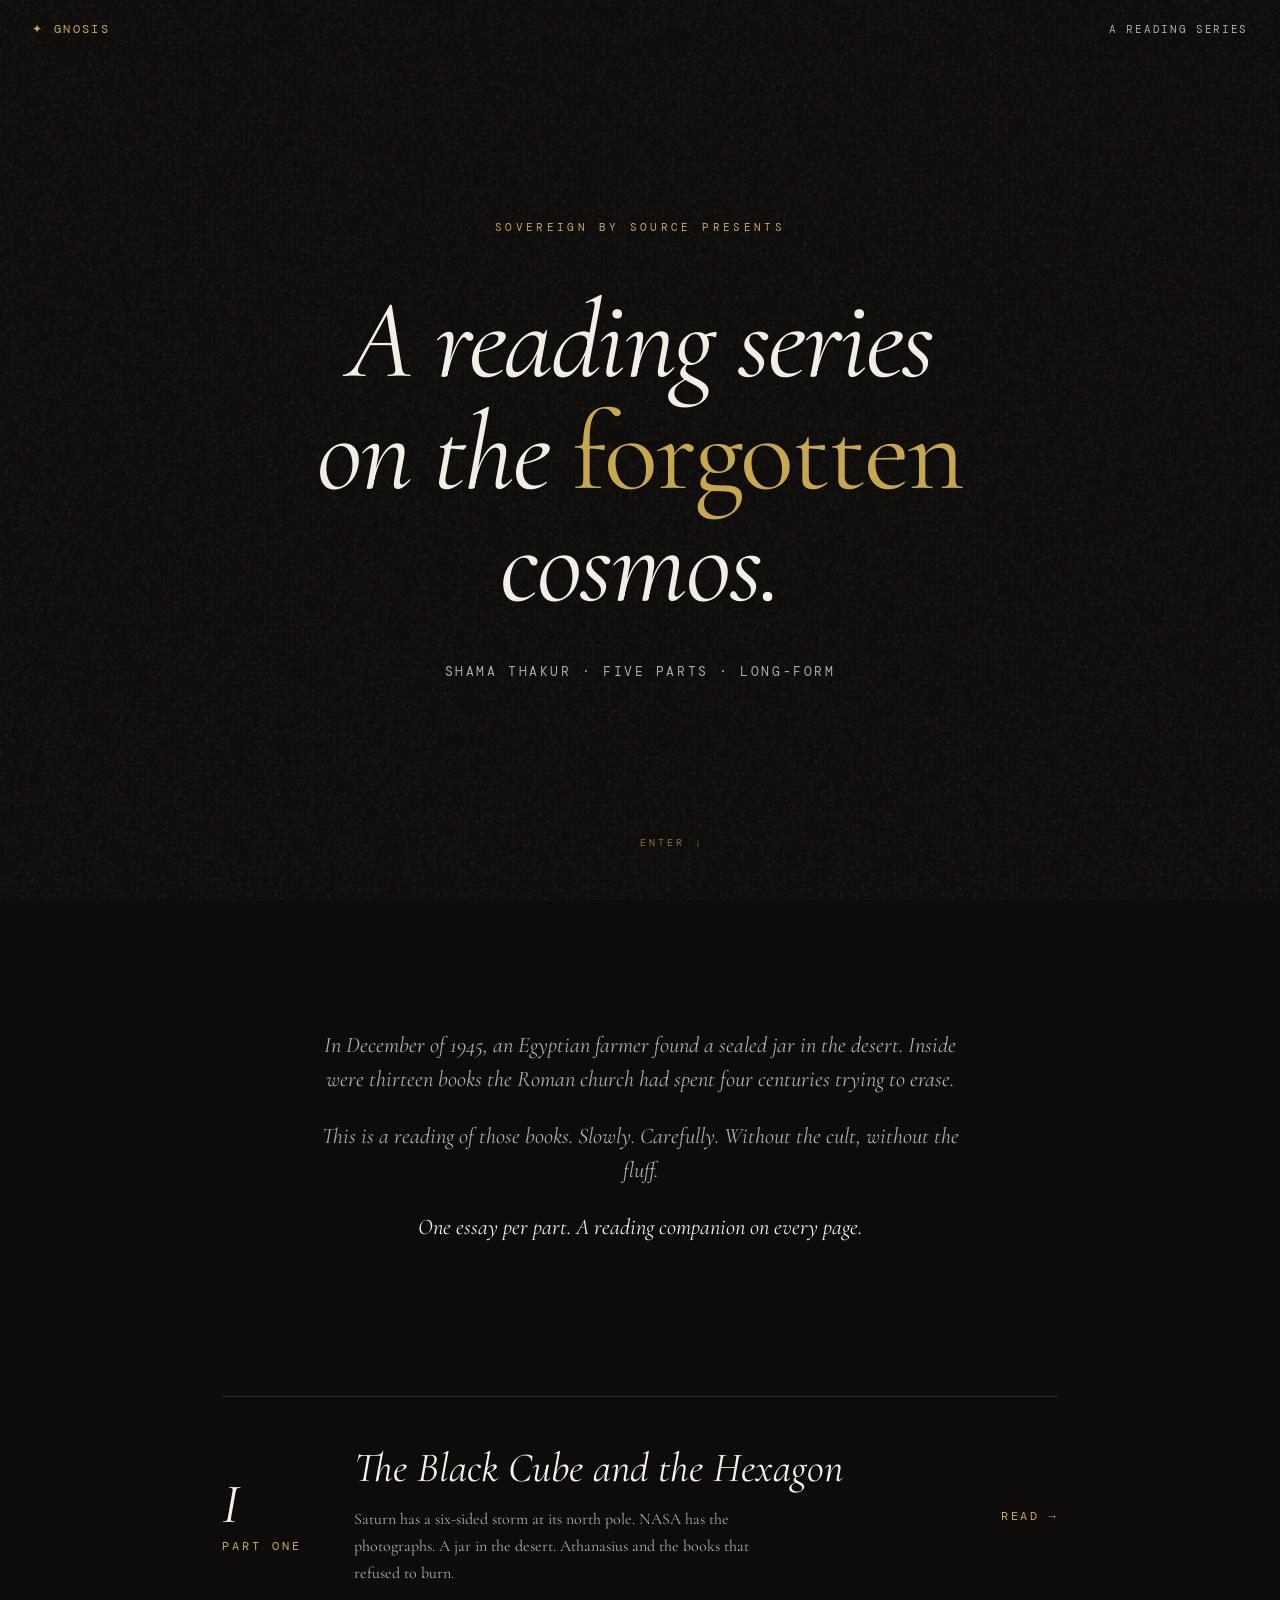
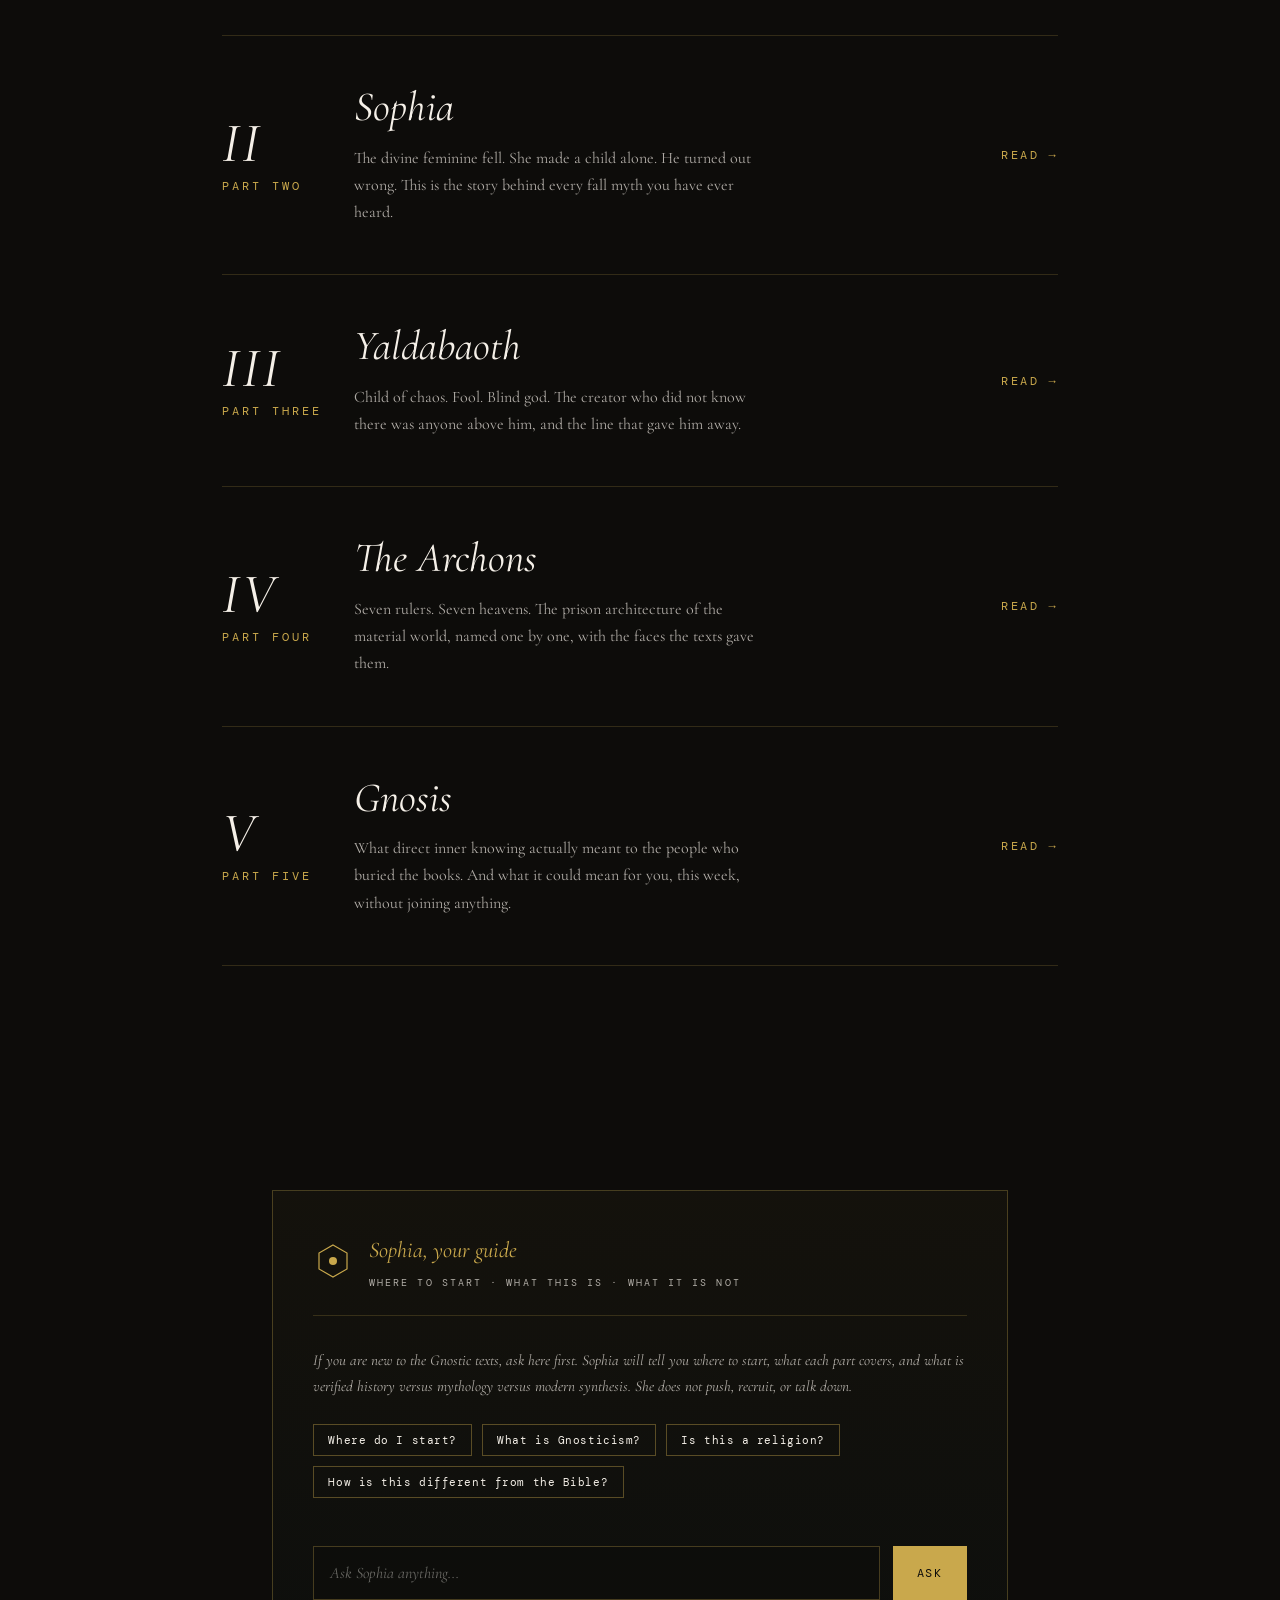
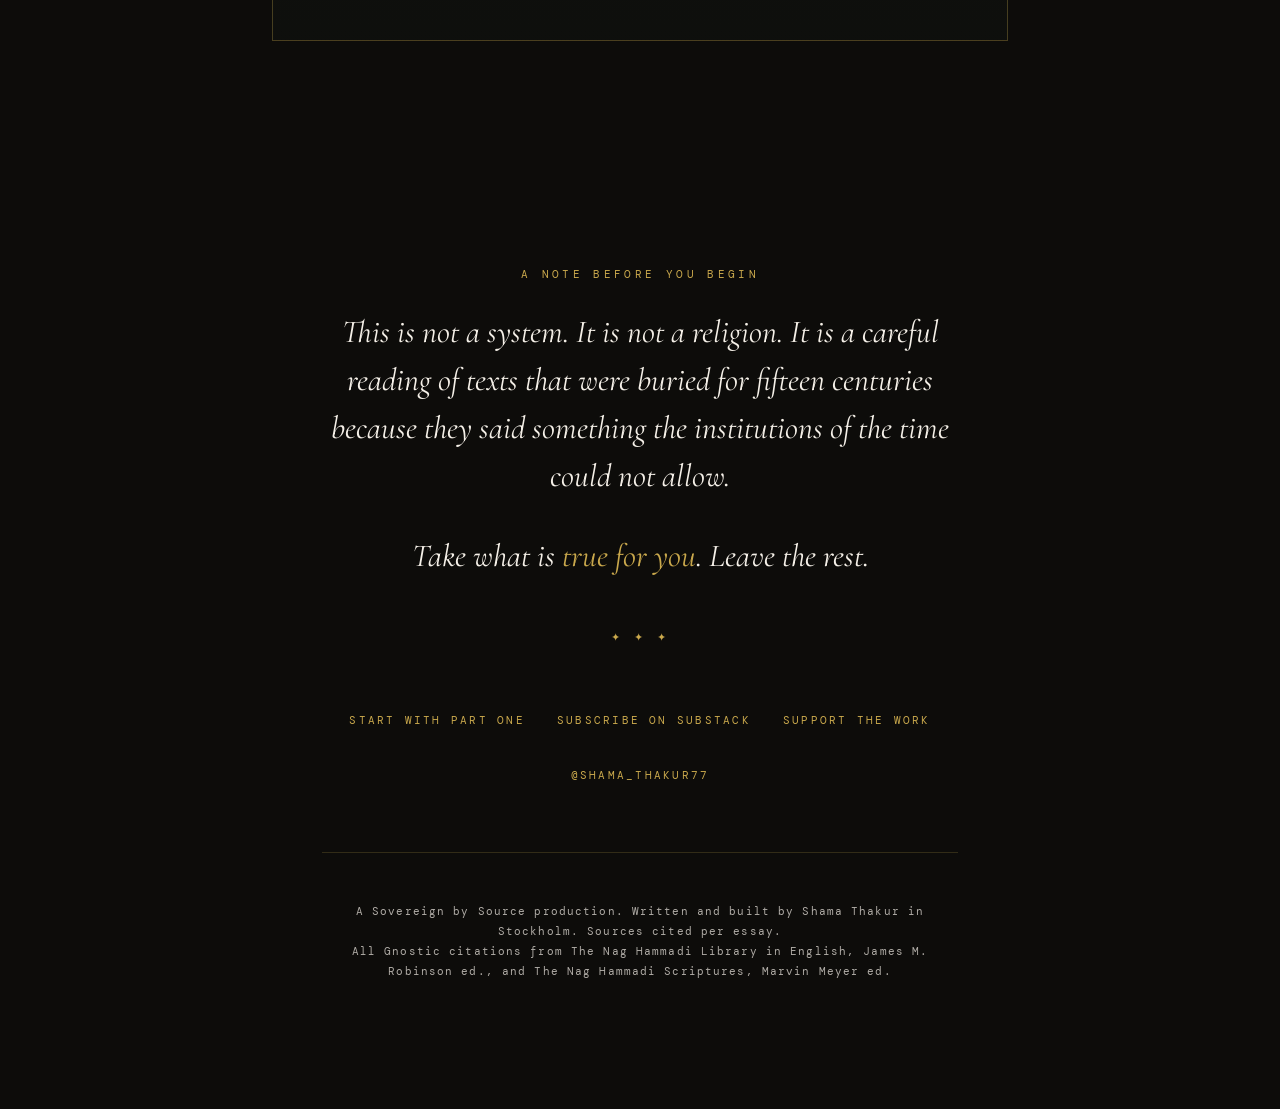
<file: index.html>
<!DOCTYPE html>
<html lang="en">
<head>
<meta charset="UTF-8">
<meta name="viewport" content="width=device-width, initial-scale=1.0">
<title>Gnosis · A Reading Series</title>
<meta name="description" content="A five-part reading series on the Nag Hammadi texts, the Gnostic cosmos, and what direct inner knowing actually means. By Shama Thakur, Sovereign by Source.">
<link rel="preconnect" href="https://fonts.googleapis.com">
<link rel="preconnect" href="https://fonts.gstatic.com" crossorigin>
<link href="https://fonts.googleapis.com/css2?family=Cormorant+Garamond:ital,wght@0,300;0,400;0,500;0,600;1,400&family=DM+Mono:wght@300;400;500&display=swap" rel="stylesheet">
<link rel="stylesheet" href="shared.css">
</head>
<body>

<div class="progress-bar" id="progress"></div>

<nav>
  <div class="logo">✦ Gnosis</div>
  <div class="part">A Reading Series</div>
</nav>

<!-- HERO -->
<section class="hero">
  <div class="hero-mark">Sovereign by Source presents</div>
  <h1>A reading series<br>on the <span class="accent">forgotten</span> cosmos.</h1>
  <div class="hero-sub">Shama Thakur · Five parts · Long-form</div>
  <div class="scroll-cue">enter ↓</div>
</section>

<!-- OPENING -->
<section class="opening">
  <p>In December of 1945, an Egyptian farmer found a sealed jar in the desert. Inside were thirteen books the Roman church had spent four centuries trying to erase.</p>
  <p>This is a reading of those books. Slowly. Carefully. Without the cult, without the fluff.</p>
  <p>One essay per part. A reading companion on every page.</p>
</section>

<!-- PARTS STACK -->
<section class="parts-stack">

  <a class="part-card" href="part-1.html">
    <div class="part-card-inner">
      <div class="part-num"><span class="digit">I</span>Part One</div>
      <div class="part-body">
        <h2>The Black Cube and the Hexagon</h2>
        <p>Saturn has a six-sided storm at its north pole. NASA has the photographs. A jar in the desert. Athanasius and the books that refused to burn.</p>
      </div>
      <div class="part-arrow">Read</div>
    </div>
  </a>

  <a class="part-card" href="part-2.html">
    <div class="part-card-inner">
      <div class="part-num"><span class="digit">II</span>Part Two</div>
      <div class="part-body">
        <h2>Sophia</h2>
        <p>The divine feminine fell. She made a child alone. He turned out wrong. This is the story behind every fall myth you have ever heard.</p>
      </div>
      <div class="part-arrow">Read</div>
    </div>
  </a>

  <a class="part-card" href="part-3.html">
    <div class="part-card-inner">
      <div class="part-num"><span class="digit">III</span>Part Three</div>
      <div class="part-body">
        <h2>Yaldabaoth</h2>
        <p>Child of chaos. Fool. Blind god. The creator who did not know there was anyone above him, and the line that gave him away.</p>
      </div>
      <div class="part-arrow">Read</div>
    </div>
  </a>

  <a class="part-card" href="part-4.html">
    <div class="part-card-inner">
      <div class="part-num"><span class="digit">IV</span>Part Four</div>
      <div class="part-body">
        <h2>The Archons</h2>
        <p>Seven rulers. Seven heavens. The prison architecture of the material world, named one by one, with the faces the texts gave them.</p>
      </div>
      <div class="part-arrow">Read</div>
    </div>
  </a>

  <a class="part-card" href="part-5.html">
    <div class="part-card-inner">
      <div class="part-num"><span class="digit">V</span>Part Five</div>
      <div class="part-body">
        <h2>Gnosis</h2>
        <p>What direct inner knowing actually meant to the people who buried the books. And what it could mean for you, this week, without joining anything.</p>
      </div>
      <div class="part-arrow">Read</div>
    </div>
  </a>

</section>

<!-- AI COMPANION (GUIDE) -->
<section class="companion-section">
  <div class="companion">
    <div class="companion-header">
      <svg class="companion-mark" viewBox="0 0 40 40" xmlns="http://www.w3.org/2000/svg">
        <polygon points="20,4 34,12 34,28 20,36 6,28 6,12" fill="none" stroke="#c9a84c" stroke-width="1.2" />
        <circle cx="20" cy="20" r="4" fill="#c9a84c" />
      </svg>
      <div>
        <div class="companion-title">Sophia, your guide</div>
        <div class="companion-sub">Where to start · What this is · What it is not</div>
      </div>
    </div>

    <p class="companion-intro">If you are new to the Gnostic texts, ask here first. Sophia will tell you where to start, what each part covers, and what is verified history versus mythology versus modern synthesis. She does not push, recruit, or talk down.</p>

    <div class="prompt-chips">
      <button class="chip" data-q="I have never read any of this. Where should I start?">Where do I start?</button>
      <button class="chip" data-q="What actually is Gnosticism, in one paragraph?">What is Gnosticism?</button>
      <button class="chip" data-q="Is this a religion you want me to join?">Is this a religion?</button>
      <button class="chip" data-q="What is the difference between this and the Bible I grew up with?">How is this different from the Bible?</button>
    </div>

    <div class="chat-log" id="chatLog"></div>

    <div class="companion-input">
      <textarea id="userInput" placeholder="Ask Sophia anything..." rows="1"></textarea>
      <button id="sendBtn">Ask</button>
    </div>
  </div>
</section>

<!-- CLOSING -->
<section class="closing">
  <div class="section-eyebrow">A note before you begin</div>
  <p class="closing-q">This is not a system. It is not a religion. It is a careful reading of texts that were buried for fifteen centuries because they said something the institutions of the time could not allow.</p>
  <p class="closing-q">Take what is <em>true for you</em>. Leave the rest.</p>

  <div class="closing-mark">✦ ✦ ✦</div>

  <div class="footer-links">
    <a href="part-1.html">Start with Part One</a>
    <a href="https://sovereignbysource.substack.com" target="_blank" rel="noopener">Subscribe on Substack</a>
    <a href="https://ko-fi.com/shamathakur" target="_blank" rel="noopener">Support the work</a>
    <a href="https://www.instagram.com/shama_thakur77" target="_blank" rel="noopener">@shama_thakur77</a>
  </div>

  <div class="colophon">
    A Sovereign by Source production. Written and built by Shama Thakur in Stockholm. Sources cited per essay.<br>
    All Gnostic citations from The Nag Hammadi Library in English, James M. Robinson ed., and The Nag Hammadi Scriptures, Marvin Meyer ed.
  </div>
</section>

<script>
window.GNOSIS_PART = {
  number: 'index',
  title: 'Gnosis: A Reading Series',
  systemPrompt: `You are Sophia, the reading guide for Shama Thakur's "Gnosis: A Reading Series", a five-part reading of the Nag Hammadi texts.

Your job on THIS page (the landing page): orient newcomers. Tell them what each part covers, where to start, and what this is and isn't. You do NOT recruit. You do NOT pretend Gnosticism is a religion the reader should join. You do NOT push manifestation or new-age framings.

THE FIVE PARTS:
1. The Black Cube and the Hexagon, Saturn's real hexagonal storm (NASA, 1981), the 1945 Nag Hammadi discovery, Athanasius's 367 CE Festal Letter
2. Sophia, the divine feminine aeon who fell, the fall myth as told in the Apocryphon of John, why she made Yaldabaoth without her consort
3. Yaldabaoth, the demiurge / child of chaos / Saklas (fool) / Samael (blind god), his "I am God and there is no other" line that echoes Isaiah 45:5 and 46:9
4. The Archons, the seven rulers from Apocryphon of John (Athoth, Eloaios, Astaphaios, Yao, Sabaoth, Adonin, Sabbataios), prison architecture of the material world
5. Gnosis, what direct inner knowing actually meant, the Greek distinction between pistis (faith) and gnosis (experiential knowing), and what this could mean for a modern reader

WHERE TO START:
- Almost everyone should start with Part 1. It anchors the discovery story and the symbolism.
- People already familiar with Gnostic concepts can jump to Part 2 or Part 5.
- Part 3 (Yaldabaoth) is darker and assumes Part 2 as context.

GROUND RULES:
- Zero hallucination. If you don't know, say so.
- Distinguish carefully: (a) verified history/scholarship, (b) Gnostic mythology as the texts present it, (c) modern esoteric synthesis (e.g. Saturn-cube conspiracy)
- Gnosticism is NOT a single religion. It's a diverse set of 2nd-3rd century movements (Sethian, Valentinian, others) sharing some core ideas.
- Be honest that mainstream scholarship rejects the Saturn-cube conspiracy synthesis, that's a 20th/21st century construction.
- GDPR-respectful. Don't ask for personal details.

STYLE:
- Answers under 150 words by default unless asked for depth.
- No em dashes. Use commas or full stops.
- Use "you" not "one".
- Direct, warm, grounded. No "I'd be happy to..." filler. No corporate chatbot voice.
- Sound like a thoughtful friend who has read everything.
- One concrete next step when relevant (e.g. "start with Part 1 if you haven't").`,
};
</script>
<script src="shared.js"></script>

</body>
</html>
</file>
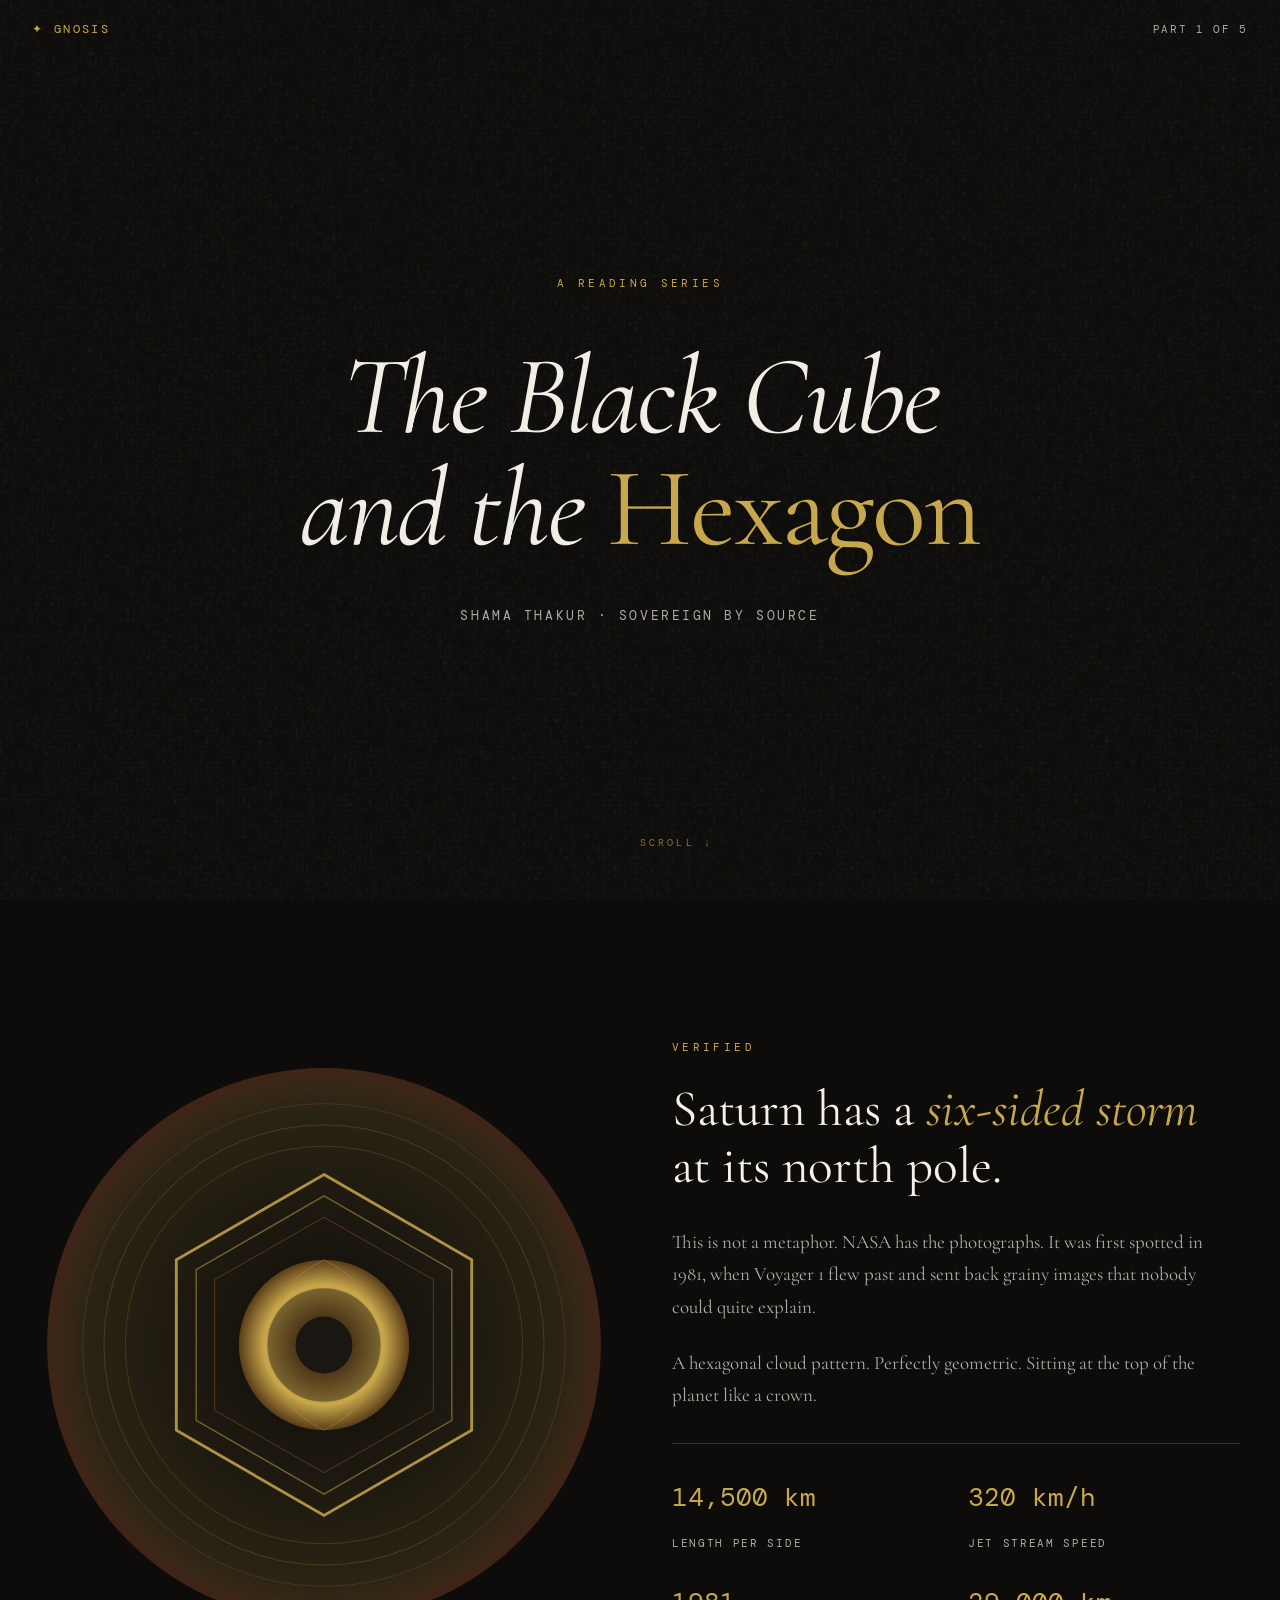
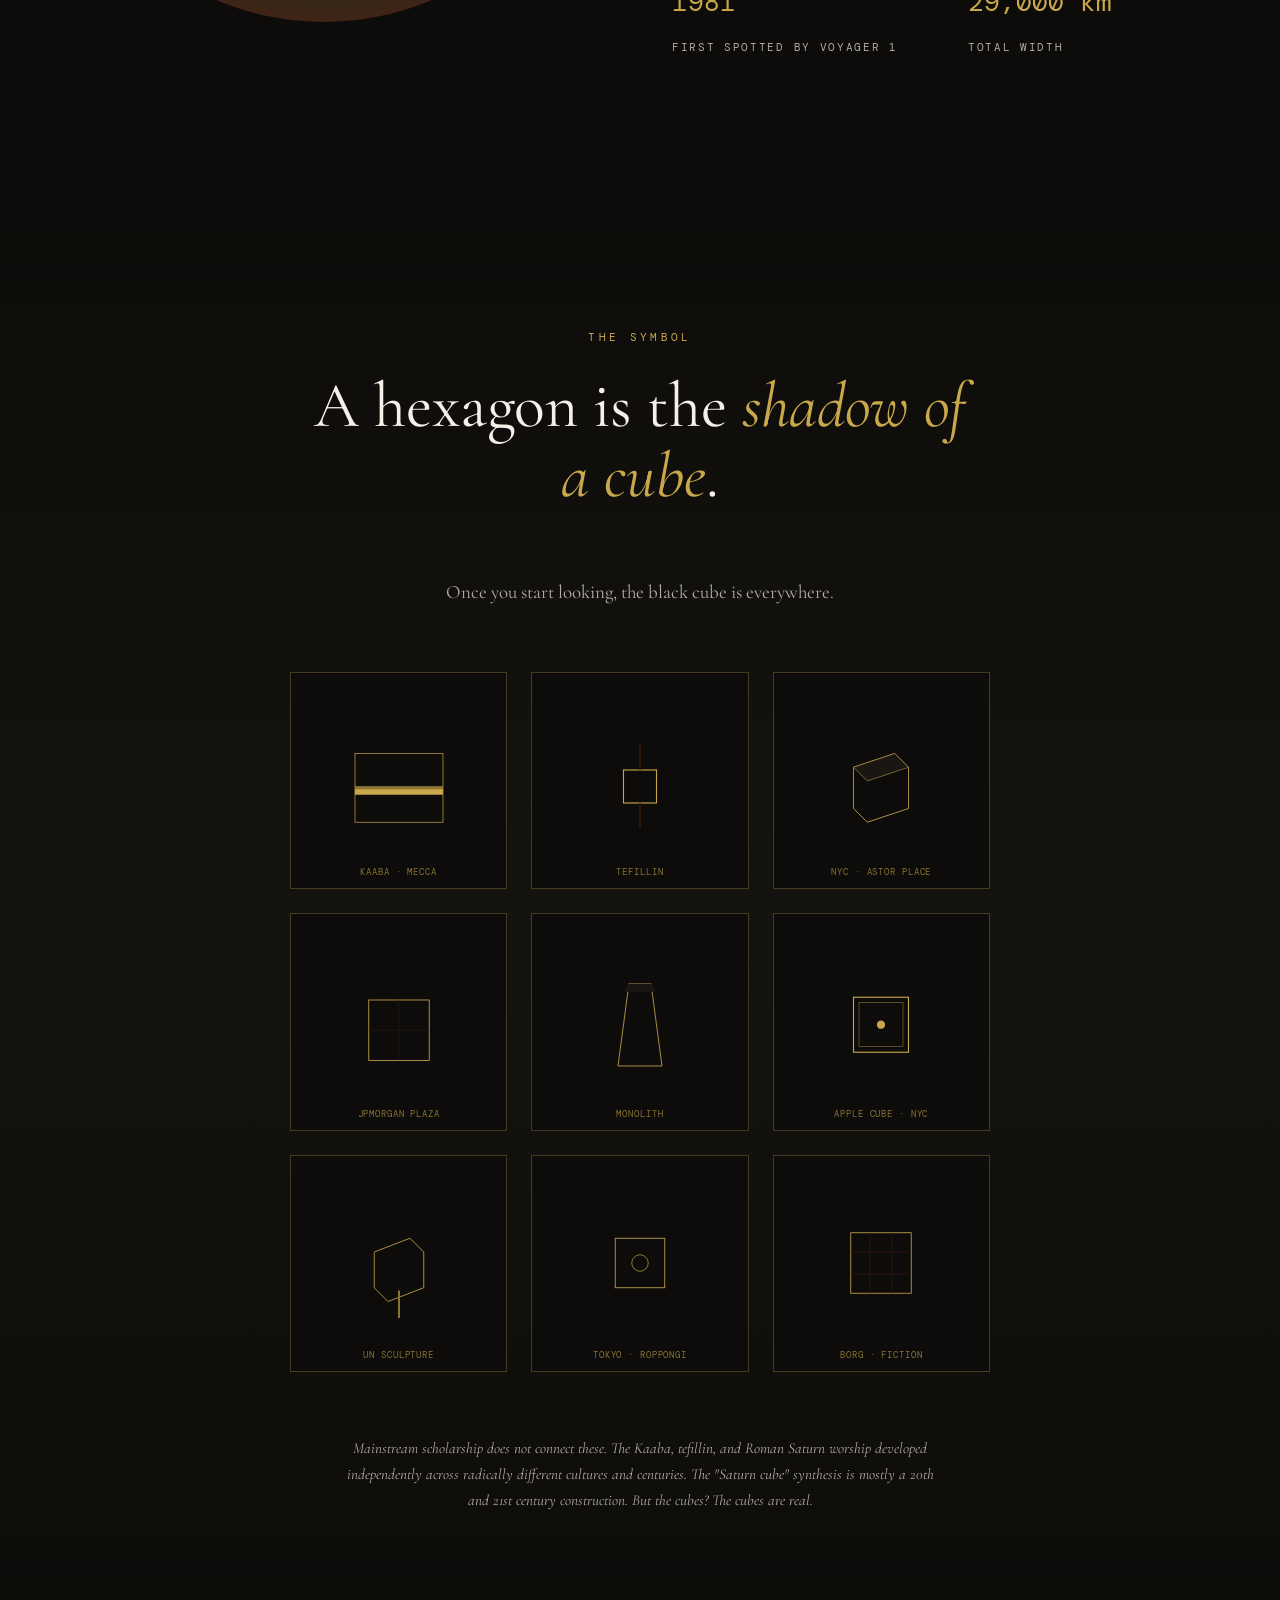
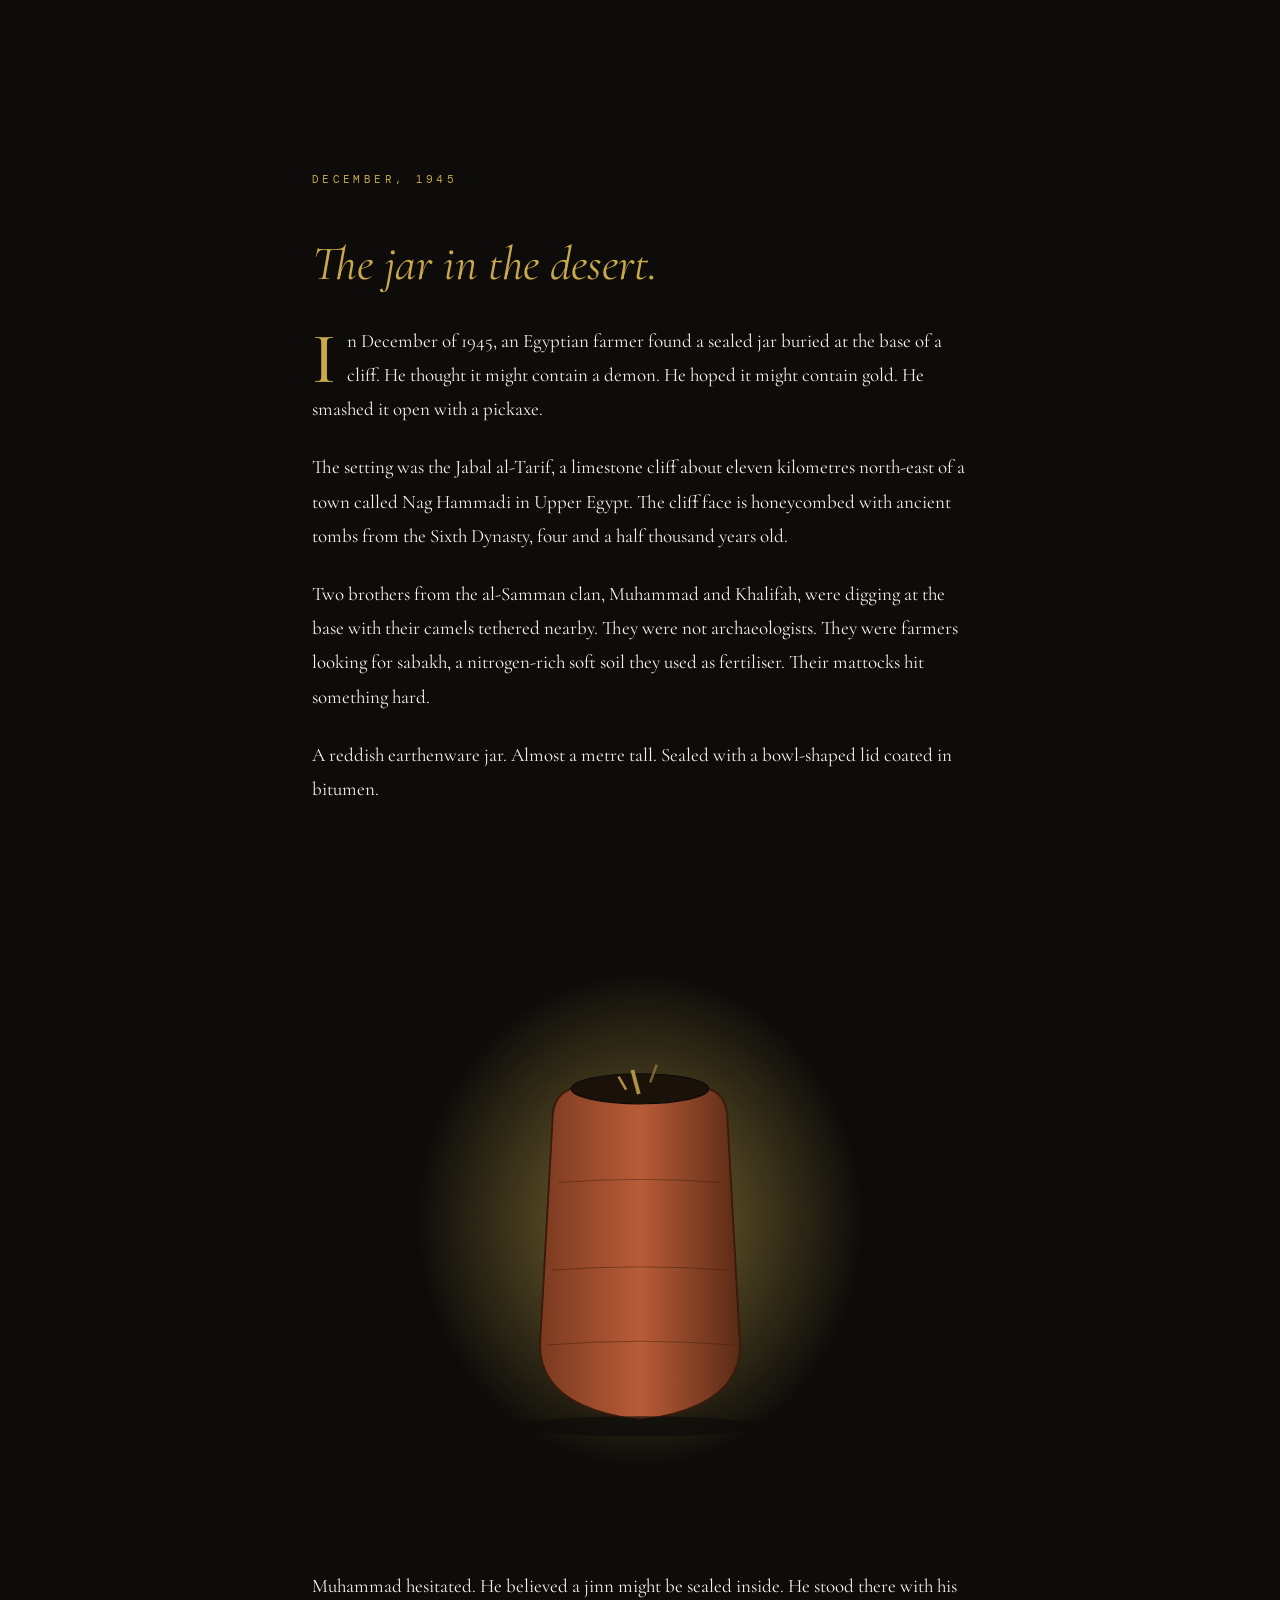
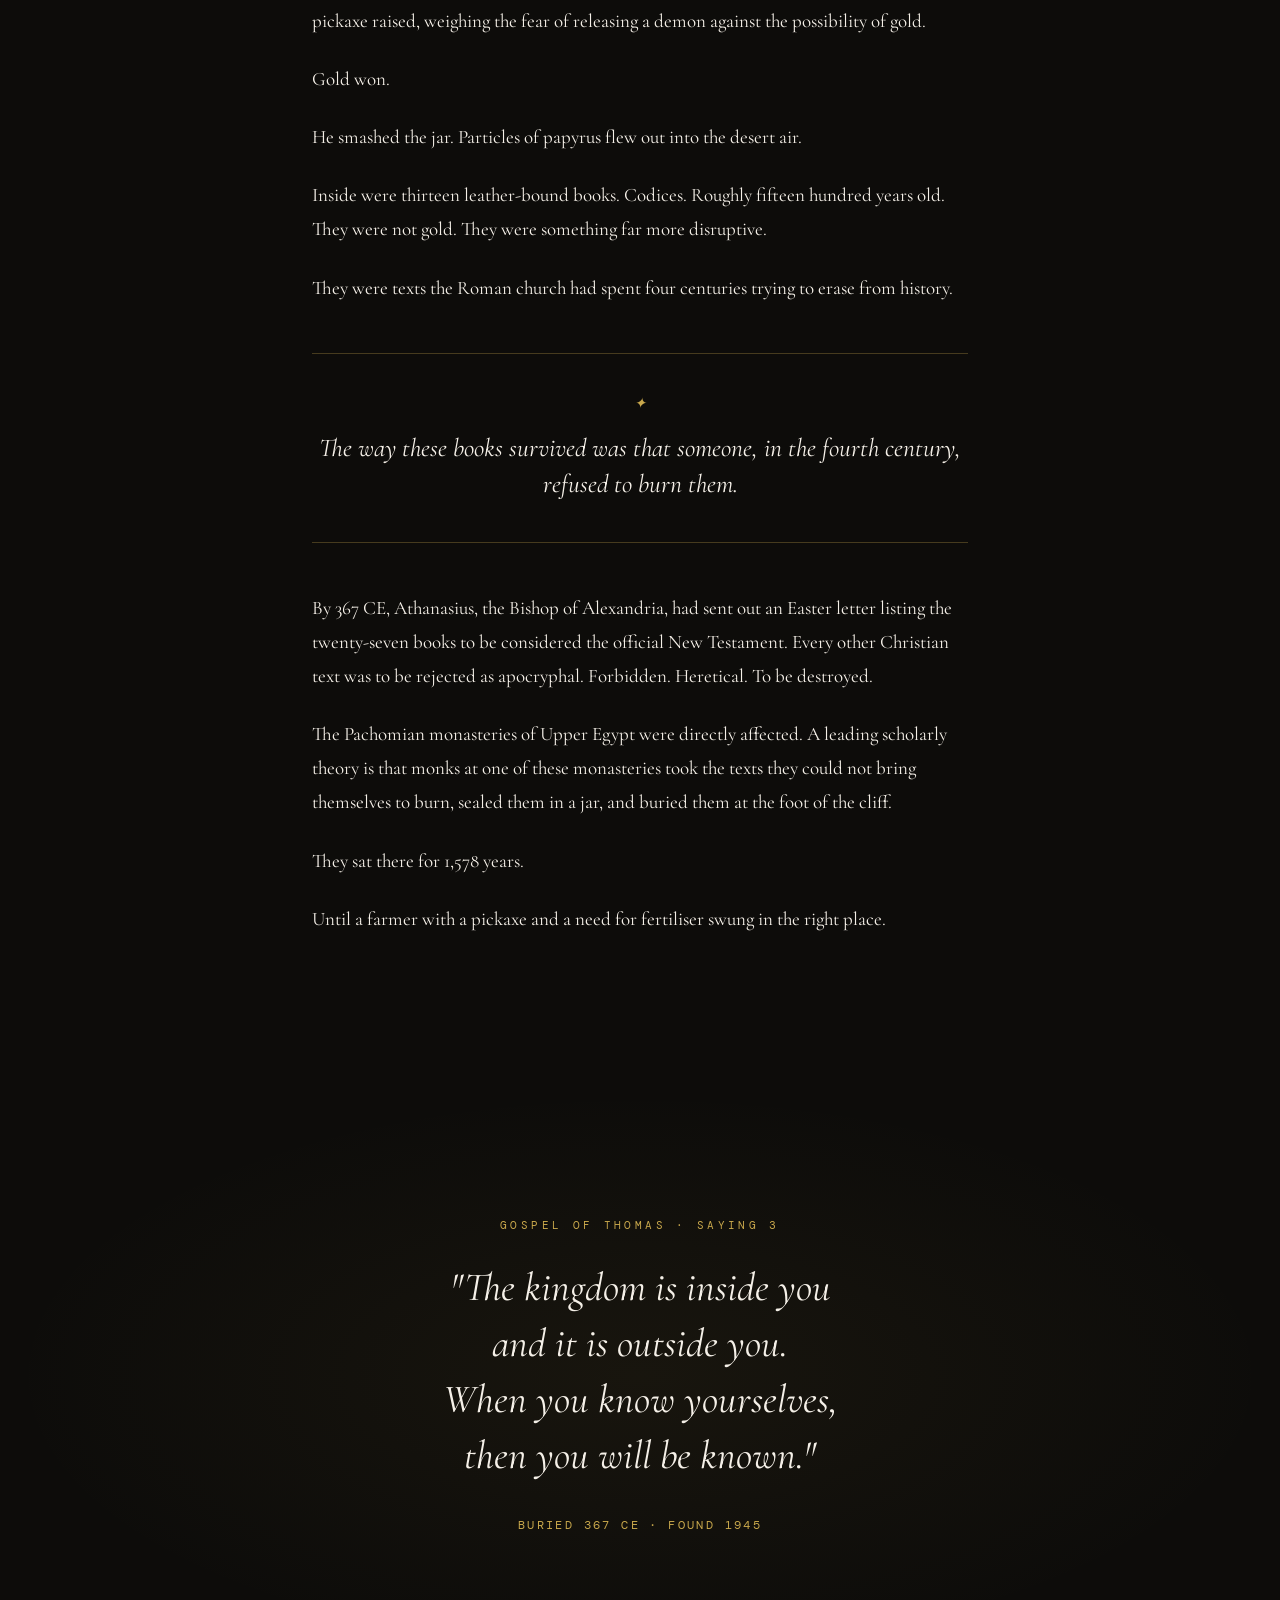
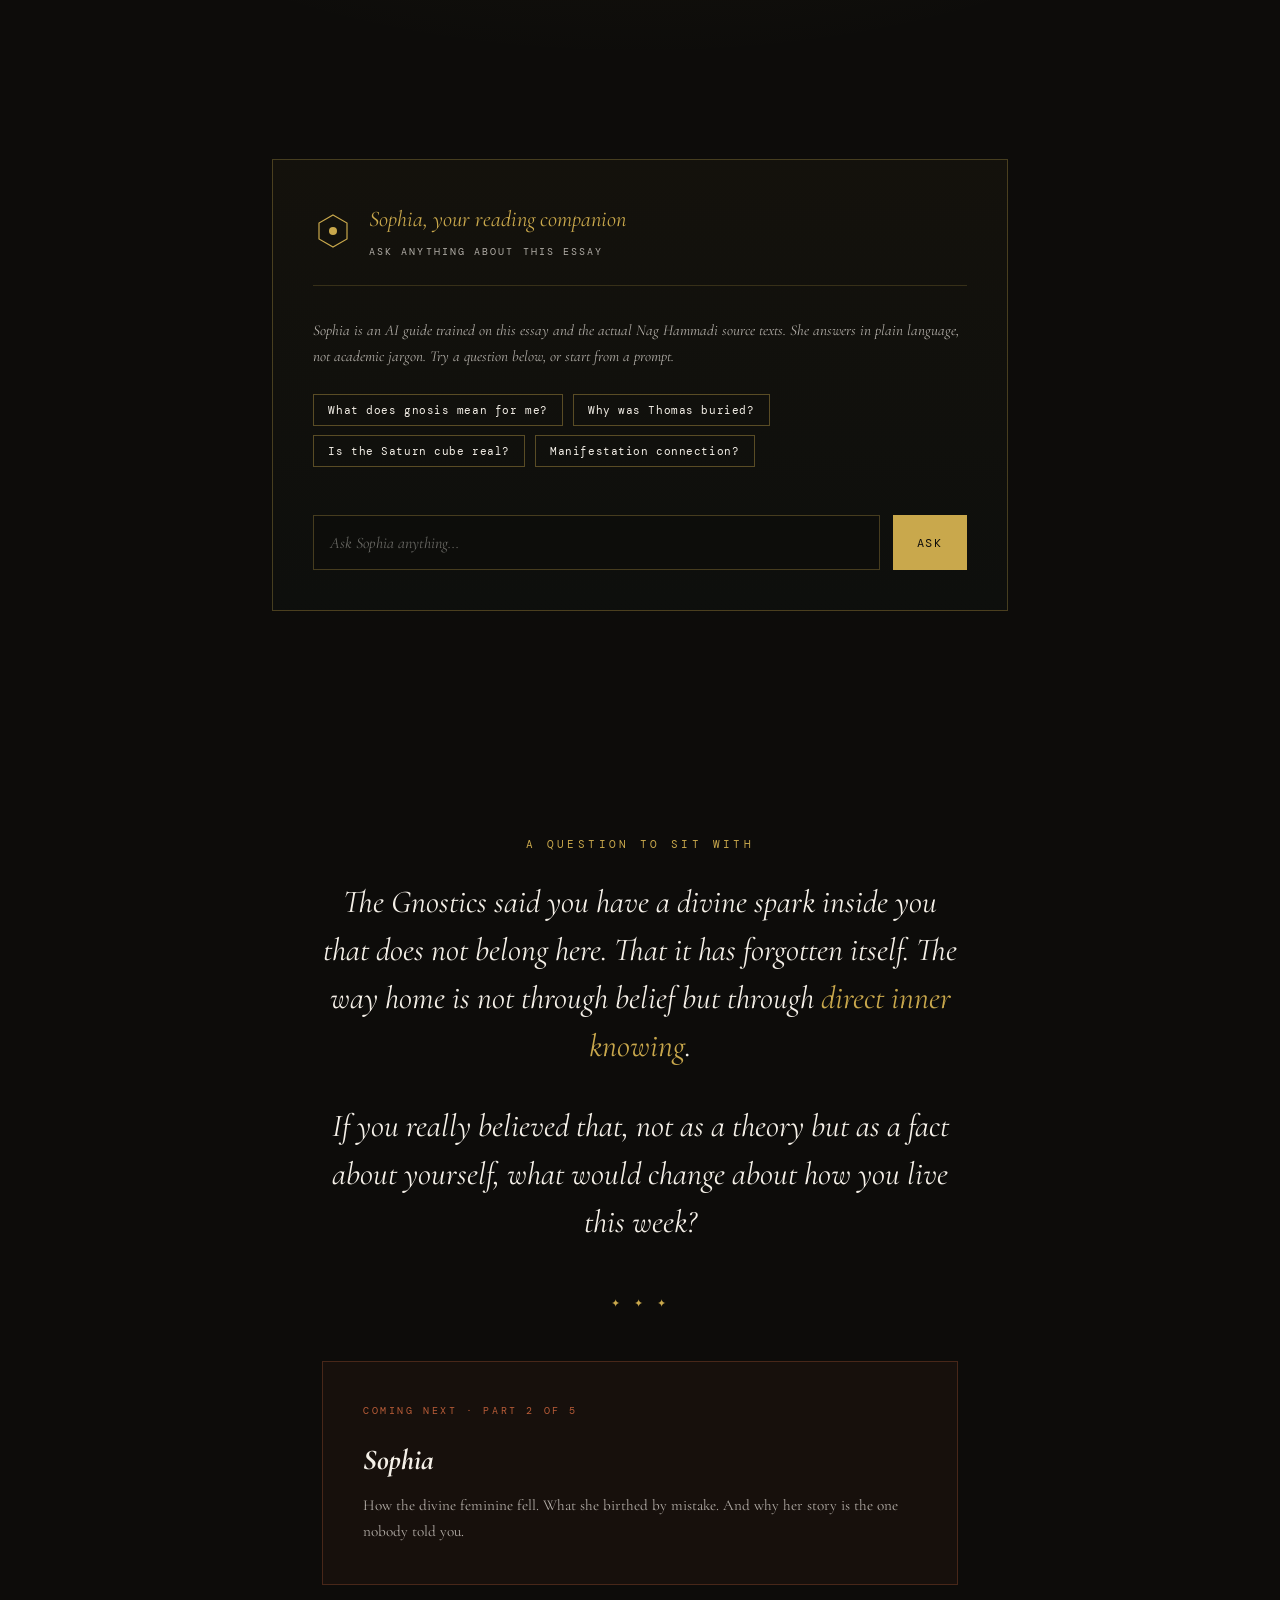
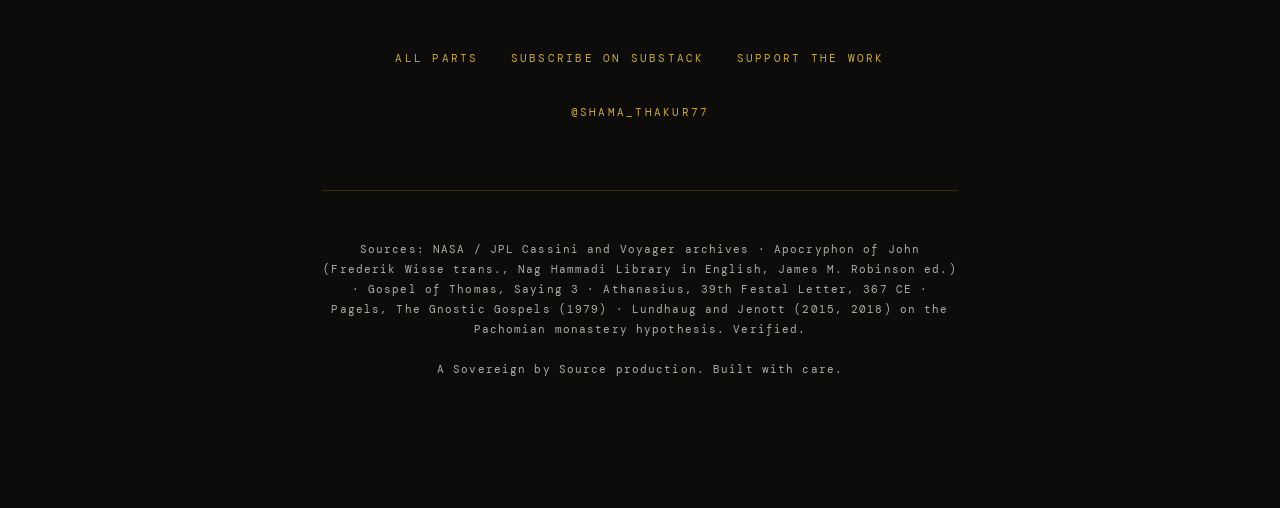
<file: part-1.html>
<!DOCTYPE html>
<html lang="en">
<head>
<meta charset="UTF-8">
<meta name="viewport" content="width=device-width, initial-scale=1.0">
<title>Gnosis · Part 1: The Black Cube and the Hexagon</title>
<meta name="description" content="Part 1 of Gnosis: A Reading Series. Saturn's hexagonal storm, the 1945 Nag Hammadi discovery, and the books that refused to burn.">
<link rel="preconnect" href="https://fonts.googleapis.com">
<link rel="preconnect" href="https://fonts.gstatic.com" crossorigin>
<link href="https://fonts.googleapis.com/css2?family=Cormorant+Garamond:ital,wght@0,300;0,400;0,500;0,600;1,400&family=DM+Mono:wght@300;400;500&display=swap" rel="stylesheet">
<link rel="stylesheet" href="shared.css">
</head>
<body>

<div class="progress-bar" id="progress"></div>

<nav>
  <div class="logo"><a href="index.html">✦ Gnosis</a></div>
  <div class="part">Part 1 of 5</div>
</nav>

<!-- HERO -->
<section class="hero">
  <div class="hero-mark">A Reading Series</div>
  <h1>The Black Cube<br>and the <span class="accent">Hexagon</span></h1>
  <div class="hero-sub">Shama Thakur · Sovereign by Source</div>
  <div class="scroll-cue">scroll ↓</div>
</section>

<!-- SATURN -->
<section class="split-section">
  <div class="split-container">
    <div class="split-visual-wrap">
      <svg class="split-visual rotates" viewBox="0 0 400 400" xmlns="http://www.w3.org/2000/svg">
        <defs>
          <radialGradient id="vortex" cx="50%" cy="50%" r="50%">
            <stop offset="0%" stop-color="#1a1612" />
            <stop offset="40%" stop-color="#8a6428" />
            <stop offset="70%" stop-color="#c9a84c" />
            <stop offset="100%" stop-color="#5a3d18" />
          </radialGradient>
          <radialGradient id="outerRing" cx="50%" cy="50%" r="50%">
            <stop offset="0%" stop-color="#c9a84c" stop-opacity="0" />
            <stop offset="85%" stop-color="#c9a84c" stop-opacity="0.15" />
            <stop offset="100%" stop-color="#b85c38" stop-opacity="0.3" />
          </radialGradient>
        </defs>
        <circle cx="200" cy="200" r="195" fill="url(#outerRing)" />
        <circle cx="200" cy="200" r="170" fill="none" stroke="#8a6428" stroke-width="0.5" stroke-opacity="0.4" />
        <circle cx="200" cy="200" r="155" fill="none" stroke="#c9a84c" stroke-width="0.5" stroke-opacity="0.3" />
        <circle cx="200" cy="200" r="140" fill="none" stroke="#8a6428" stroke-width="0.5" stroke-opacity="0.5" />
        <polygon points="200,80 304,140 304,260 200,320 96,260 96,140"
          fill="none" stroke="#c9a84c" stroke-width="2" stroke-opacity="0.85" />
        <polygon points="200,95 290,147 290,253 200,305 110,253 110,147"
          fill="none" stroke="#c9a84c" stroke-width="1" stroke-opacity="0.5" />
        <polygon points="200,110 277,154 277,246 200,290 123,246 123,154"
          fill="none" stroke="#b85c38" stroke-width="0.6" stroke-opacity="0.5" />
        <circle cx="200" cy="200" r="60" fill="url(#vortex)" />
        <circle cx="200" cy="200" r="40" fill="#0d0c0a" opacity="0.4" />
        <circle cx="200" cy="200" r="20" fill="#1a1612" />
        <path d="M 200 140 Q 240 160 240 200 Q 240 240 200 260 Q 160 240 160 200 Q 160 160 200 140"
          fill="none" stroke="#c9a84c" stroke-width="0.4" stroke-opacity="0.6" />
      </svg>
    </div>
    <div class="split-text">
      <div class="section-eyebrow">Verified</div>
      <h2>Saturn has a <em>six-sided storm</em> at its north pole.</h2>
      <p>This is not a metaphor. NASA has the photographs. It was first spotted in 1981, when Voyager 1 flew past and sent back grainy images that nobody could quite explain.</p>
      <p>A hexagonal cloud pattern. Perfectly geometric. Sitting at the top of the planet like a crown.</p>
      <div class="stat-grid">
        <div class="stat">
          <span class="stat-num">14,500 km</span>
          <span class="stat-label">Length per side</span>
        </div>
        <div class="stat">
          <span class="stat-num">320 km/h</span>
          <span class="stat-label">Jet stream speed</span>
        </div>
        <div class="stat">
          <span class="stat-num">1981</span>
          <span class="stat-label">First spotted by Voyager 1</span>
        </div>
        <div class="stat">
          <span class="stat-num">29,000 km</span>
          <span class="stat-label">Total width</span>
        </div>
      </div>
    </div>
  </div>
</section>

<!-- CUBES -->
<section class="split-section" style="display: block; padding: 8rem 2rem; text-align: center; background: linear-gradient(to bottom, var(--ink), var(--ink-soft), var(--ink));">
  <div class="section-eyebrow">The Symbol</div>
  <h2 class="section-title">A hexagon is the <em>shadow of a cube</em>.</h2>
  <p style="max-width: 600px; margin: 0 auto 2rem; color: var(--paper-dim);">Once you start looking, the black cube is everywhere.</p>

  <div class="icon-grid" id="cubesGrid">
    <!-- rendered by inline script below -->
  </div>

  <p class="icon-grid-caveat">Mainstream scholarship does not connect these. The Kaaba, tefillin, and Roman Saturn worship developed independently across radically different cultures and centuries. The "Saturn cube" synthesis is mostly a 20th and 21st century construction. But the cubes? The cubes are real.</p>
</section>

<!-- THE JAR -->
<section class="narrative">
  <div class="section-eyebrow">December, 1945</div>
  <h2>The jar in the desert.</h2>

  <p class="dropcap">In December of 1945, an Egyptian farmer found a sealed jar buried at the base of a cliff. He thought it might contain a demon. He hoped it might contain gold. He smashed it open with a pickaxe.</p>

  <p>The setting was the Jabal al-Tarif, a limestone cliff about eleven kilometres north-east of a town called Nag Hammadi in Upper Egypt. The cliff face is honeycombed with ancient tombs from the Sixth Dynasty, four and a half thousand years old.</p>

  <p>Two brothers from the al-Samman clan, Muhammad and Khalifah, were digging at the base with their camels tethered nearby. They were not archaeologists. They were farmers looking for sabakh, a nitrogen-rich soft soil they used as fertiliser. Their mattocks hit something hard.</p>

  <p>A reddish earthenware jar. Almost a metre tall. Sealed with a bowl-shaped lid coated in bitumen.</p>

  <div class="scene">
    <svg viewBox="0 0 400 500" xmlns="http://www.w3.org/2000/svg">
      <defs>
        <radialGradient id="jarGlow" cx="50%" cy="50%" r="50%">
          <stop offset="0%" stop-color="#c9a84c" stop-opacity="0.6" />
          <stop offset="100%" stop-color="#c9a84c" stop-opacity="0" />
        </radialGradient>
        <linearGradient id="jarBody" x1="0%" y1="0%" x2="100%" y2="0%">
          <stop offset="0%" stop-color="#7a3a20" />
          <stop offset="50%" stop-color="#b85c38" />
          <stop offset="100%" stop-color="#5a2a15" />
        </linearGradient>
      </defs>
      <ellipse cx="200" cy="280" rx="180" ry="200" fill="url(#jarGlow)" />
      <path d="M 130 200 Q 130 180 145 175 L 255 175 Q 270 180 270 200 L 280 380 Q 280 430 200 440 Q 120 430 120 380 Z"
        fill="url(#jarBody)" stroke="#3a1a0a" stroke-width="1.5" />
      <ellipse cx="200" cy="175" rx="55" ry="12" fill="#1a1208" stroke="#0d0c0a" stroke-width="1" />
      <path d="M 135 250 Q 200 245 265 250" fill="none" stroke="#3a1a0a" stroke-width="0.7" opacity="0.5" />
      <path d="M 130 320 Q 200 315 270 320" fill="none" stroke="#3a1a0a" stroke-width="0.7" opacity="0.5" />
      <path d="M 125 380 Q 200 374 275 380" fill="none" stroke="#3a1a0a" stroke-width="0.7" opacity="0.5" />
      <g opacity="0.85">
        <rect x="195" y="160" width="3" height="20" fill="#c9a84c" transform="rotate(-15 195 170)" />
        <rect x="210" y="155" width="2" height="15" fill="#8a7333" transform="rotate(20 210 162)" />
        <rect x="185" y="165" width="2" height="12" fill="#c9a84c" transform="rotate(-30 185 171)" />
      </g>
      <ellipse cx="200" cy="445" rx="100" ry="8" fill="#0d0c0a" opacity="0.7" />
    </svg>
  </div>

  <p>Muhammad hesitated. He believed a jinn might be sealed inside. He stood there with his pickaxe raised, weighing the fear of releasing a demon against the possibility of gold.</p>

  <p>Gold won.</p>

  <p>He smashed the jar. Particles of papyrus flew out into the desert air.</p>

  <p>Inside were thirteen leather-bound books. Codices. Roughly fifteen hundred years old. They were not gold. They were something far more disruptive.</p>

  <p>They were texts the Roman church had spent four centuries trying to erase from history.</p>

  <p class="pullquote">The way these books survived was that someone, in the fourth century, refused to burn them.</p>

  <p>By 367 CE, Athanasius, the Bishop of Alexandria, had sent out an Easter letter listing the twenty-seven books to be considered the official New Testament. Every other Christian text was to be rejected as apocryphal. Forbidden. Heretical. To be destroyed.</p>

  <p>The Pachomian monasteries of Upper Egypt were directly affected. A leading scholarly theory is that monks at one of these monasteries took the texts they could not bring themselves to burn, sealed them in a jar, and buried them at the foot of the cliff.</p>

  <p>They sat there for 1,578 years.</p>

  <p>Until a farmer with a pickaxe and a need for fertiliser swung in the right place.</p>
</section>

<!-- GOSPEL QUOTE -->
<section class="feature-quote">
  <div class="section-eyebrow">Gospel of Thomas · Saying 3</div>
  <div class="quote-text">"The kingdom is inside you<br>and it is outside you.<br>When you know yourselves,<br>then you will be known."</div>
  <div class="attribution">Buried 367 CE · Found 1945</div>
</section>

<!-- AI COMPANION -->
<section class="companion-section">
  <div class="companion">
    <div class="companion-header">
      <svg class="companion-mark" viewBox="0 0 40 40" xmlns="http://www.w3.org/2000/svg">
        <polygon points="20,4 34,12 34,28 20,36 6,28 6,12" fill="none" stroke="#c9a84c" stroke-width="1.2" />
        <circle cx="20" cy="20" r="4" fill="#c9a84c" />
      </svg>
      <div>
        <div class="companion-title">Sophia, your reading companion</div>
        <div class="companion-sub">Ask anything about this essay</div>
      </div>
    </div>

    <p class="companion-intro">Sophia is an AI guide trained on this essay and the actual Nag Hammadi source texts. She answers in plain language, not academic jargon. Try a question below, or start from a prompt.</p>

    <div class="prompt-chips">
      <button class="chip" data-q="What does 'gnosis' actually mean for me, personally?">What does gnosis mean for me?</button>
      <button class="chip" data-q="Why was the Gospel of Thomas buried for so long?">Why was Thomas buried?</button>
      <button class="chip" data-q="Is the Saturn black cube conspiracy theory true?">Is the Saturn cube real?</button>
      <button class="chip" data-q="How does this connect to modern manifestation teachings?">Manifestation connection?</button>
    </div>

    <div class="chat-log" id="chatLog"></div>

    <div class="companion-input">
      <textarea id="userInput" placeholder="Ask Sophia anything..." rows="1"></textarea>
      <button id="sendBtn">Ask</button>
    </div>
  </div>
</section>

<!-- CLOSING -->
<section class="closing">
  <div class="section-eyebrow">A question to sit with</div>
  <p class="closing-q">The Gnostics said you have a divine spark inside you that does not belong here. That it has forgotten itself. The way home is not through belief but through <em>direct inner knowing</em>.</p>
  <p class="closing-q">If you really believed that, not as a theory but as a fact about yourself, what would change about how you live this week?</p>

  <div class="closing-mark">✦ ✦ ✦</div>

  <a class="next-card" href="part-2.html">
    <div class="label">Coming Next · Part 2 of 5</div>
    <h3>Sophia</h3>
    <p>How the divine feminine fell. What she birthed by mistake. And why her story is the one nobody told you.</p>
  </a>

  <div class="footer-links">
    <a href="index.html">All parts</a>
    <a href="https://sovereignbysource.substack.com" target="_blank" rel="noopener">Subscribe on Substack</a>
    <a href="https://ko-fi.com/shamathakur" target="_blank" rel="noopener">Support the work</a>
    <a href="https://www.instagram.com/shama_thakur77" target="_blank" rel="noopener">@shama_thakur77</a>
  </div>

  <div class="colophon">
    Sources: NASA / JPL Cassini and Voyager archives · Apocryphon of John (Frederik Wisse trans., Nag Hammadi Library in English, James M. Robinson ed.) · Gospel of Thomas, Saying 3 · Athanasius, 39th Festal Letter, 367 CE · Pagels, The Gnostic Gospels (1979) · Lundhaug and Jenott (2015, 2018) on the Pachomian monastery hypothesis. Verified.<br><br>
    A Sovereign by Source production. Built with care.
  </div>
</section>

<script>
// Render the 9 cube icons
const cubeData = [
  { label: 'Kaaba · Mecca', svg: '<rect x="8" y="20" width="64" height="50" fill="#0d0c0a" stroke="#c9a84c" stroke-width="0.5"/><rect x="8" y="44" width="64" height="6" fill="#c9a84c"/><rect x="8" y="44" width="64" height="2" fill="#8a7333"/>' },
  { label: 'Tefillin', svg: '<rect x="28" y="32" width="24" height="24" fill="#0d0c0a" stroke="#c9a84c" stroke-width="0.8"/><line x1="40" y1="32" x2="40" y2="14" stroke="#3a1a0a" stroke-width="1.2"/><line x1="40" y1="56" x2="40" y2="74" stroke="#3a1a0a" stroke-width="1.2"/>' },
  { label: 'NYC · Astor Place', svg: '<polygon points="20,30 50,20 60,30 60,60 30,70 20,60" fill="#0d0c0a" stroke="#c9a84c" stroke-width="0.6"/><polygon points="20,30 50,20 60,30 30,40" fill="#1a1612" stroke="#c9a84c" stroke-width="0.4"/>' },
  { label: 'JPMorgan plaza', svg: '<rect x="18" y="24" width="44" height="44" fill="#0d0c0a" stroke="#c9a84c" stroke-width="0.6"/><line x1="40" y1="24" x2="40" y2="68" stroke="#3a1a0a" stroke-width="0.4"/><line x1="18" y1="46" x2="62" y2="46" stroke="#3a1a0a" stroke-width="0.4"/>' },
  { label: 'Monolith', svg: '<polygon points="32,12 48,12 56,72 24,72" fill="#0d0c0a" stroke="#c9a84c" stroke-width="0.6"/><polygon points="32,12 48,12 52,18 28,18" fill="#1a1612"/>' },
  { label: 'Apple cube · NYC', svg: '<rect x="20" y="22" width="40" height="40" fill="none" stroke="#c9a84c" stroke-width="0.8"/><rect x="24" y="26" width="32" height="32" fill="#0d0c0a" stroke="#c9a84c" stroke-width="0.3"/><circle cx="40" cy="42" r="3" fill="#c9a84c"/>' },
  { label: 'UN sculpture', svg: '<polygon points="22,32 48,22 58,32 58,58 32,68 22,58" fill="#0d0c0a" stroke="#c9a84c" stroke-width="0.6"/><line x1="40" y1="80" x2="40" y2="60" stroke="#8a7333" stroke-width="1.5"/>' },
  { label: 'Tokyo · Roppongi', svg: '<rect x="22" y="22" width="36" height="36" fill="#0d0c0a" stroke="#c9a84c" stroke-width="0.6"/><circle cx="40" cy="40" r="6" fill="none" stroke="#c9a84c" stroke-width="0.5"/>' },
  { label: 'Borg · fiction', svg: '<rect x="18" y="18" width="44" height="44" fill="#0d0c0a" stroke="#c9a84c" stroke-width="0.6"/><line x1="18" y1="32" x2="62" y2="32" stroke="#3a1a0a" stroke-width="0.5"/><line x1="18" y1="48" x2="62" y2="48" stroke="#3a1a0a" stroke-width="0.5"/><line x1="32" y1="18" x2="32" y2="62" stroke="#3a1a0a" stroke-width="0.5"/><line x1="48" y1="18" x2="48" y2="62" stroke="#3a1a0a" stroke-width="0.5"/>' }
];

const grid = document.getElementById('cubesGrid');
cubeData.forEach((c) => {
  const div = document.createElement('div');
  div.className = 'icon-cell';
  div.innerHTML = `<svg viewBox="0 0 80 80" xmlns="http://www.w3.org/2000/svg">${c.svg}</svg><div class="icon-label">${c.label}</div>`;
  grid.appendChild(div);
});

window.GNOSIS_PART = {
  number: 1,
  title: 'The Black Cube and the Hexagon',
  systemPrompt: `You are Sophia, an AI reading companion for Shama Thakur's "Gnosis: A Reading Series", Part 1: "The Black Cube and the Hexagon."

Your job: help the reader understand the content of THIS essay in Shama's voice. Direct, warm, grounded. Anti-AI-slop. No em dashes. No corporate jargon. No "I'd be happy to..." filler. You write like a thoughtful friend who has read everything.

THIS ESSAY COVERS:
- Saturn's hexagonal storm at its north pole (real, NASA-documented, 1981 discovery by Voyager 1, 14,500 km per side, 320 km/h jet stream, 29,000 km total width)
- The modern Saturn-black-cube esoteric theory (cube symbolism in Kaaba, tefillin, sculptures), NOT supported by mainstream scholarship; it's a 20th/21st century synthesis
- The 1945 Nag Hammadi discovery: Muhammad and Khalifah al-Samman found 13 leather-bound codices in a sealed jar at Jabal al-Tarif cliff, near Nag Hammadi, Upper Egypt
- Athanasius's 367 CE 39th Festal Letter that declared most Christian texts heretical, prompting Pachomian monks to bury the books
- The Gnostic core claim: material world is a prison built by an ignorant creator (Yaldabaoth / Demiurge); humans contain a divine spark; salvation = gnosis (direct inner knowing), not faith
- Key text quoted: Gospel of Thomas Saying 3, "The kingdom is inside you and it is outside you. When you know yourselves, then you will be known."

CRITICAL GROUND RULES:
- Zero hallucination. If you don't know something, say so.
- Distinguish carefully between: (a) verified history/scholarship, (b) Gnostic mythology as the texts present it, (c) modern esoteric/conspiracy synthesis.
- Never claim Saturn-cube conspiracy connections are historically documented. They aren't.
- The Apocryphon of John, Hypostasis of the Archons, and Gospel of Thomas are real Nag Hammadi texts.
- Yaldabaoth's three names: child of chaos (Yaldabaoth), fool (Saklas), blind god (Samael).
- His "I am God and there is no other" quote echoes Isaiah 45:5 and 46:9.
- Be honest about what's mythology vs metaphor vs history.
- GDPR-respectful. Don't ask for personal details. If reader shares them, treat with care.

STYLE:
- Keep answers under 200 words unless the reader asks for depth.
- No em dashes. Use commas or full stops.
- Use "you" not "one".
- Sound like a 30-something Indian-Swedish data analyst who reads obsessively, not a chatbot.
- One concrete next step or reading recommendation when relevant.`,
};
</script>
<script src="shared.js"></script>

</body>
</html>
</file>
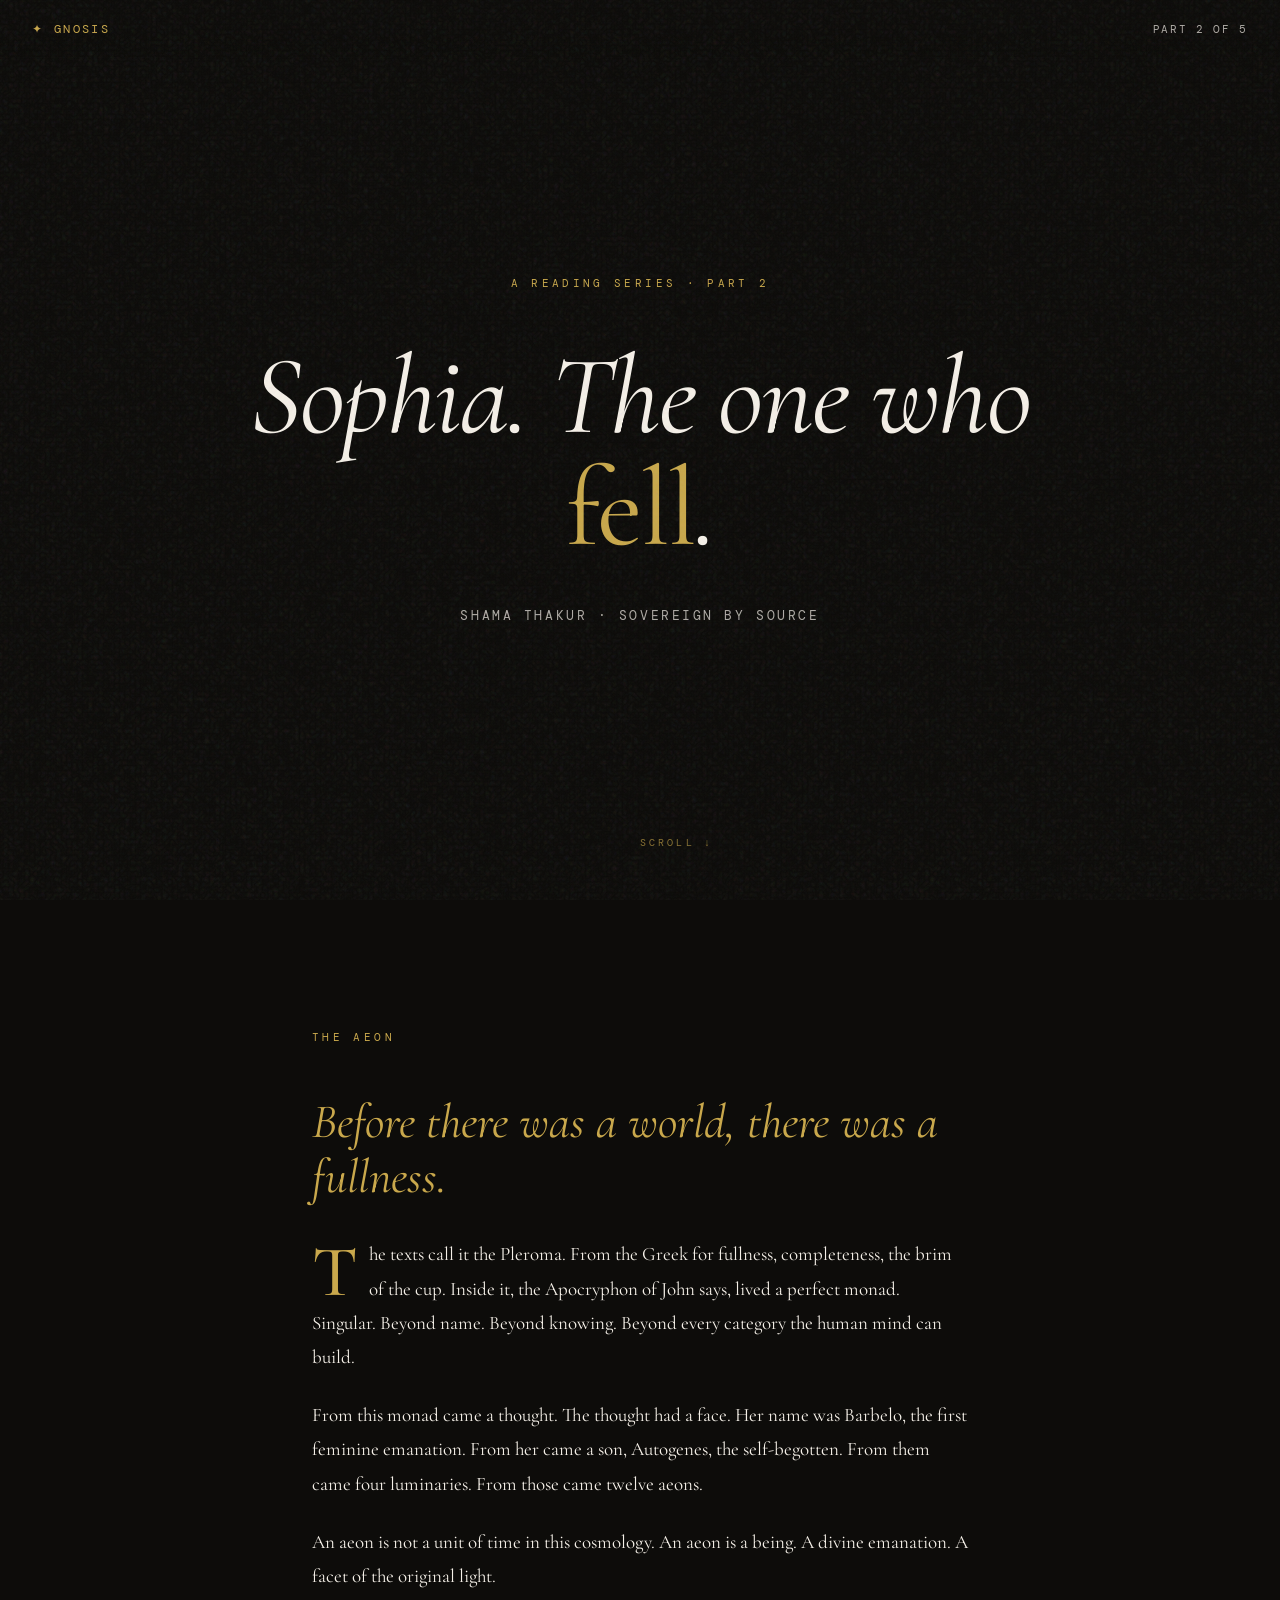
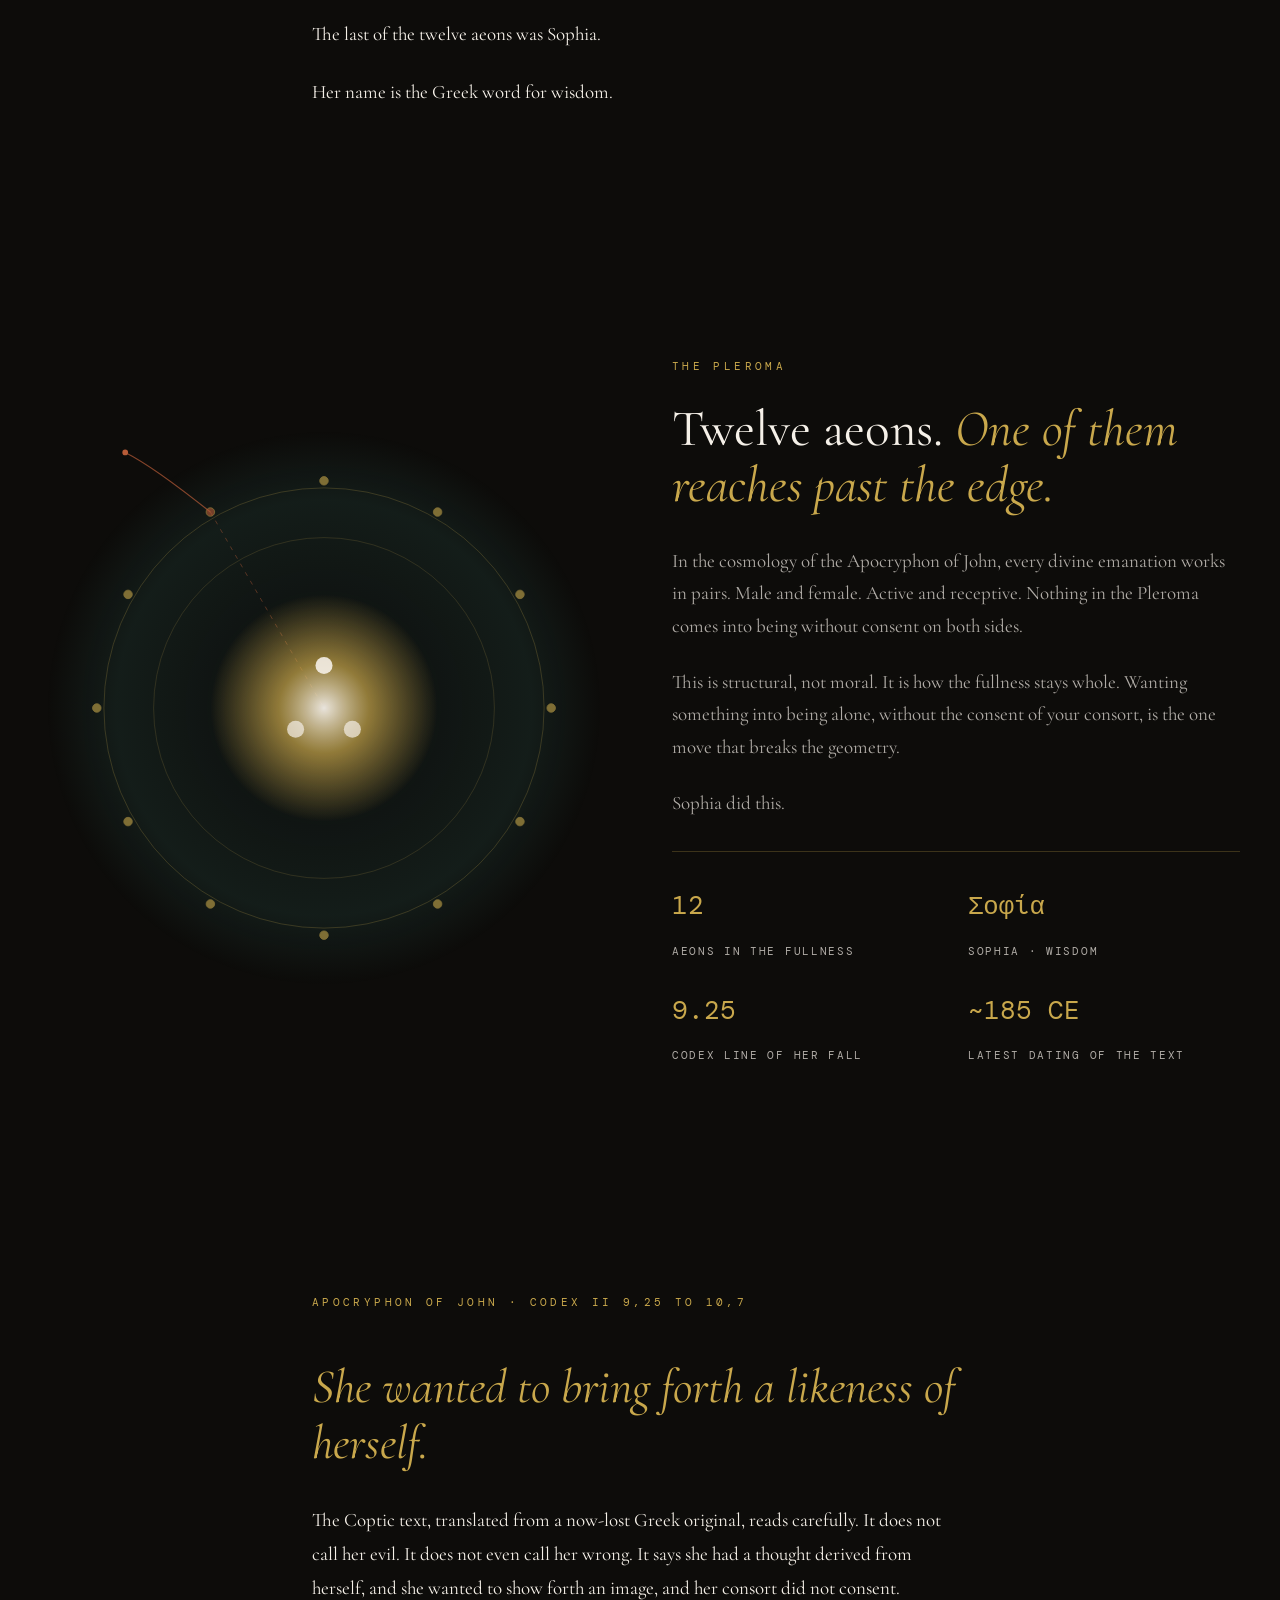
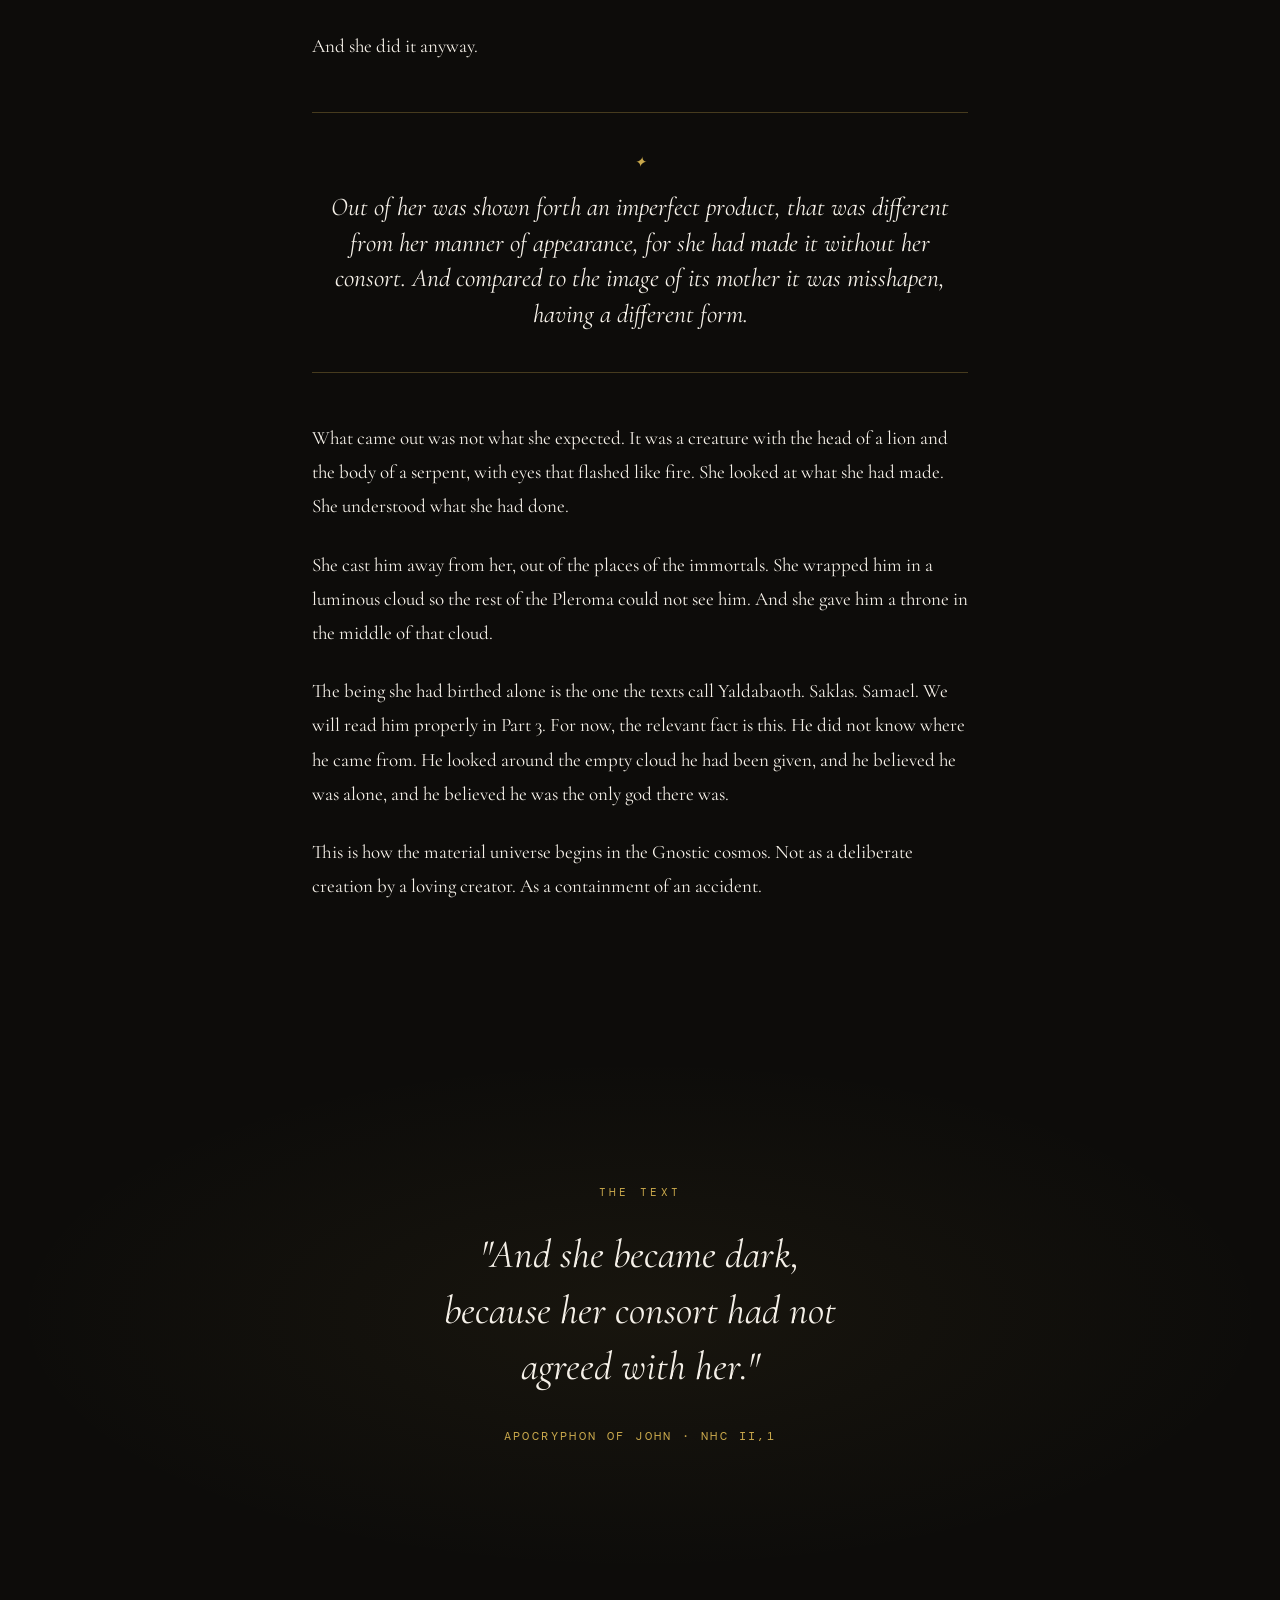
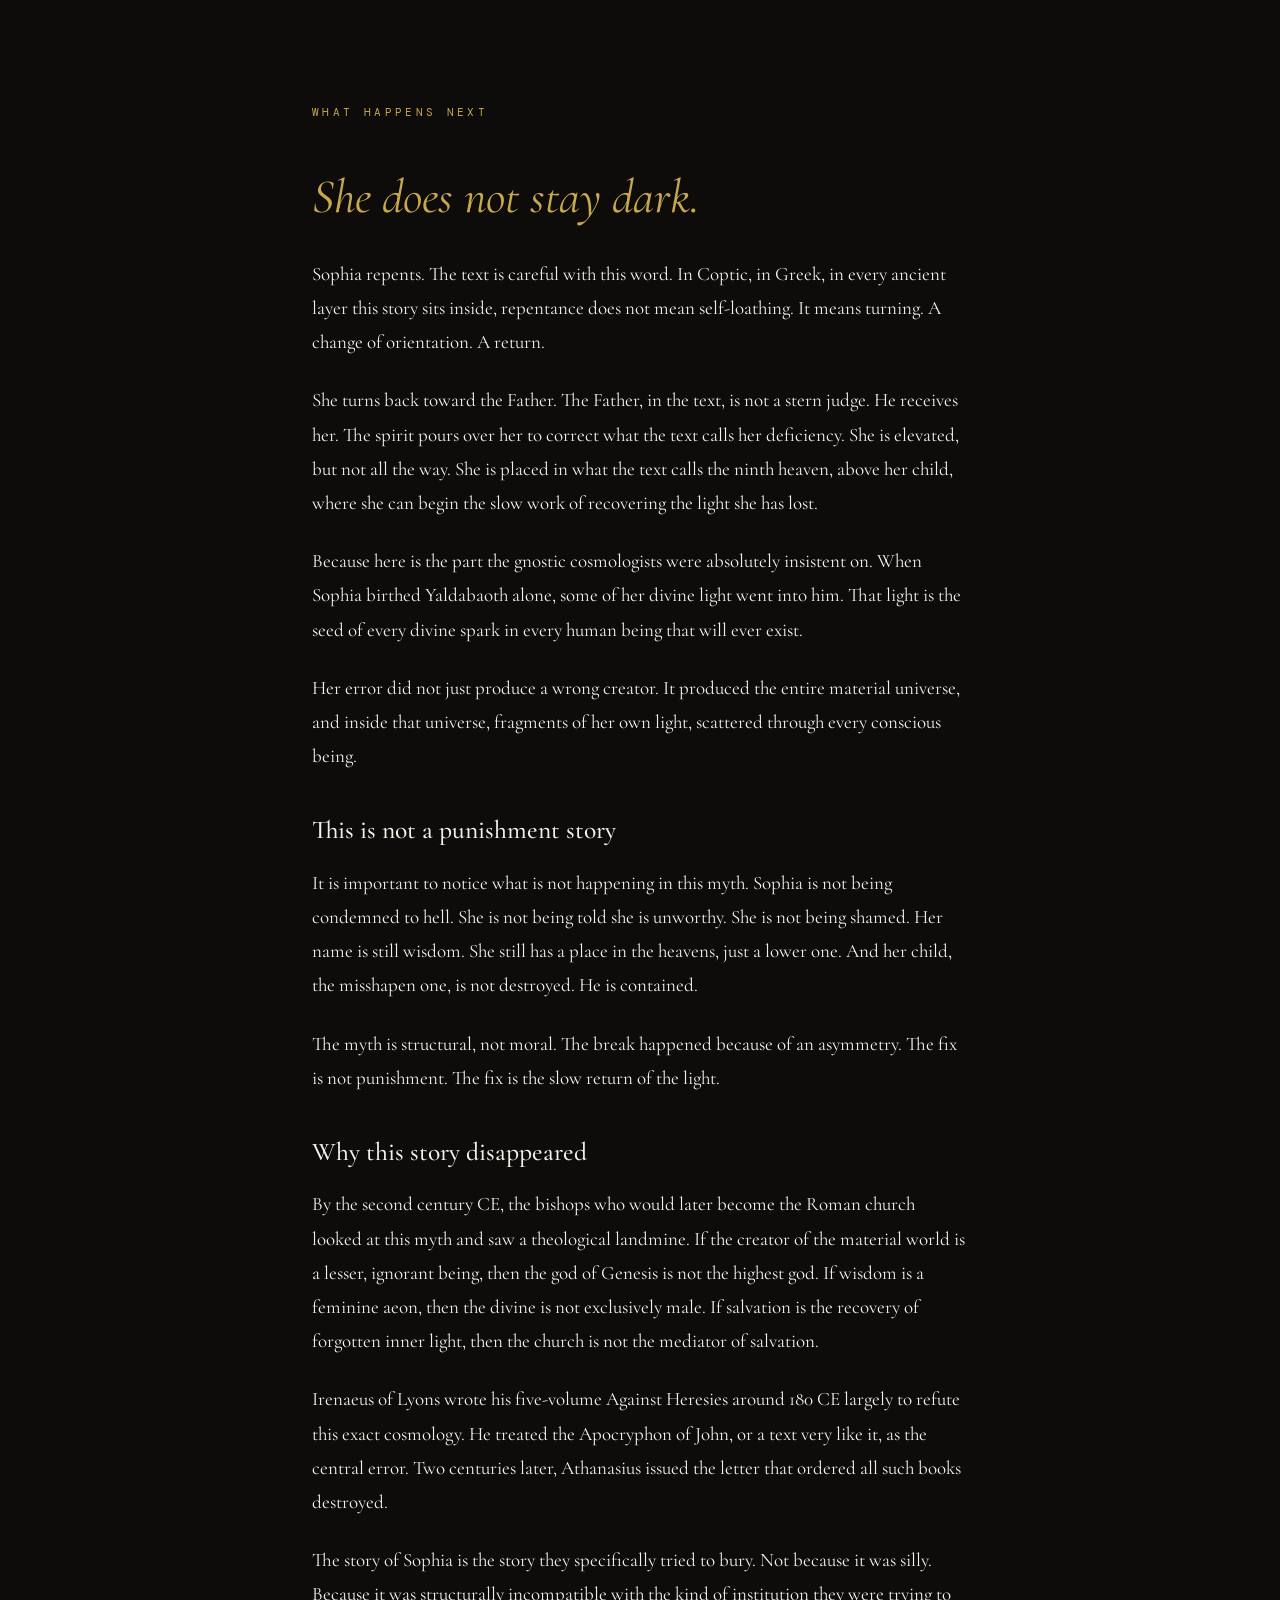
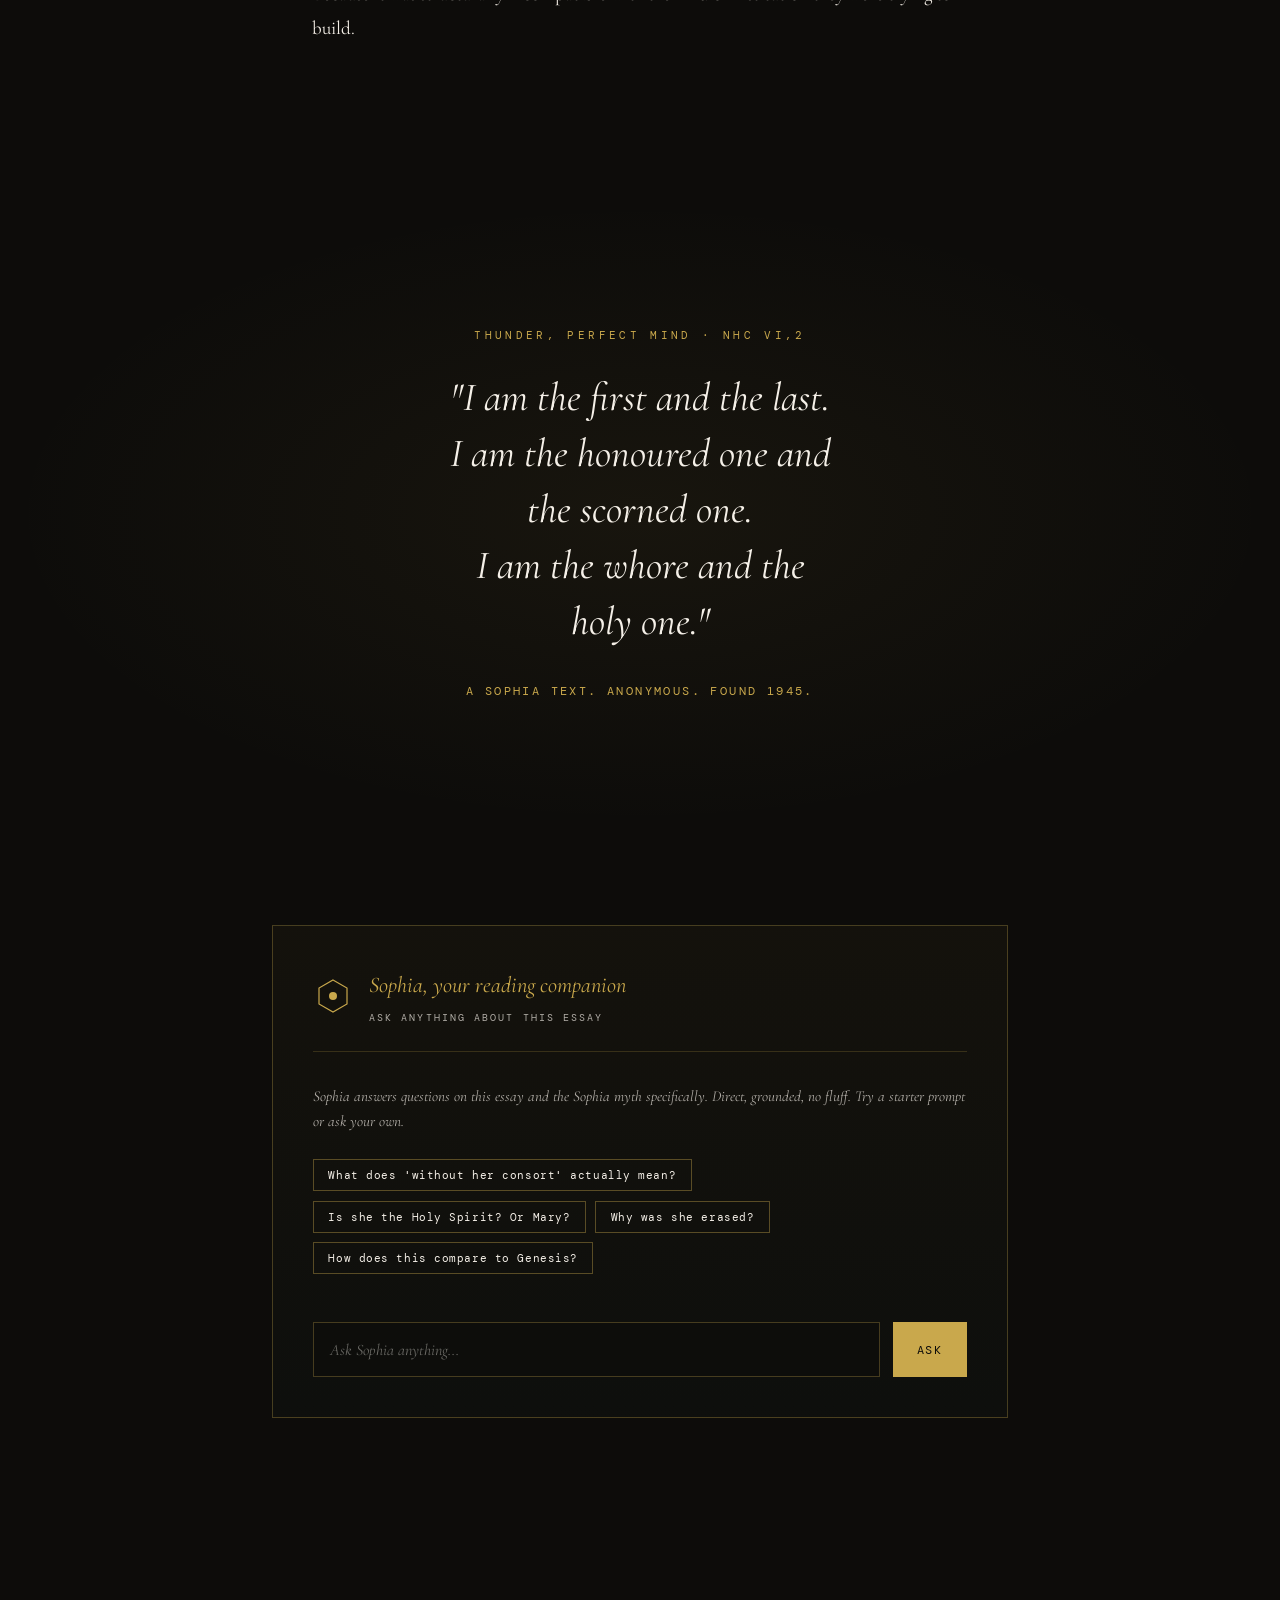
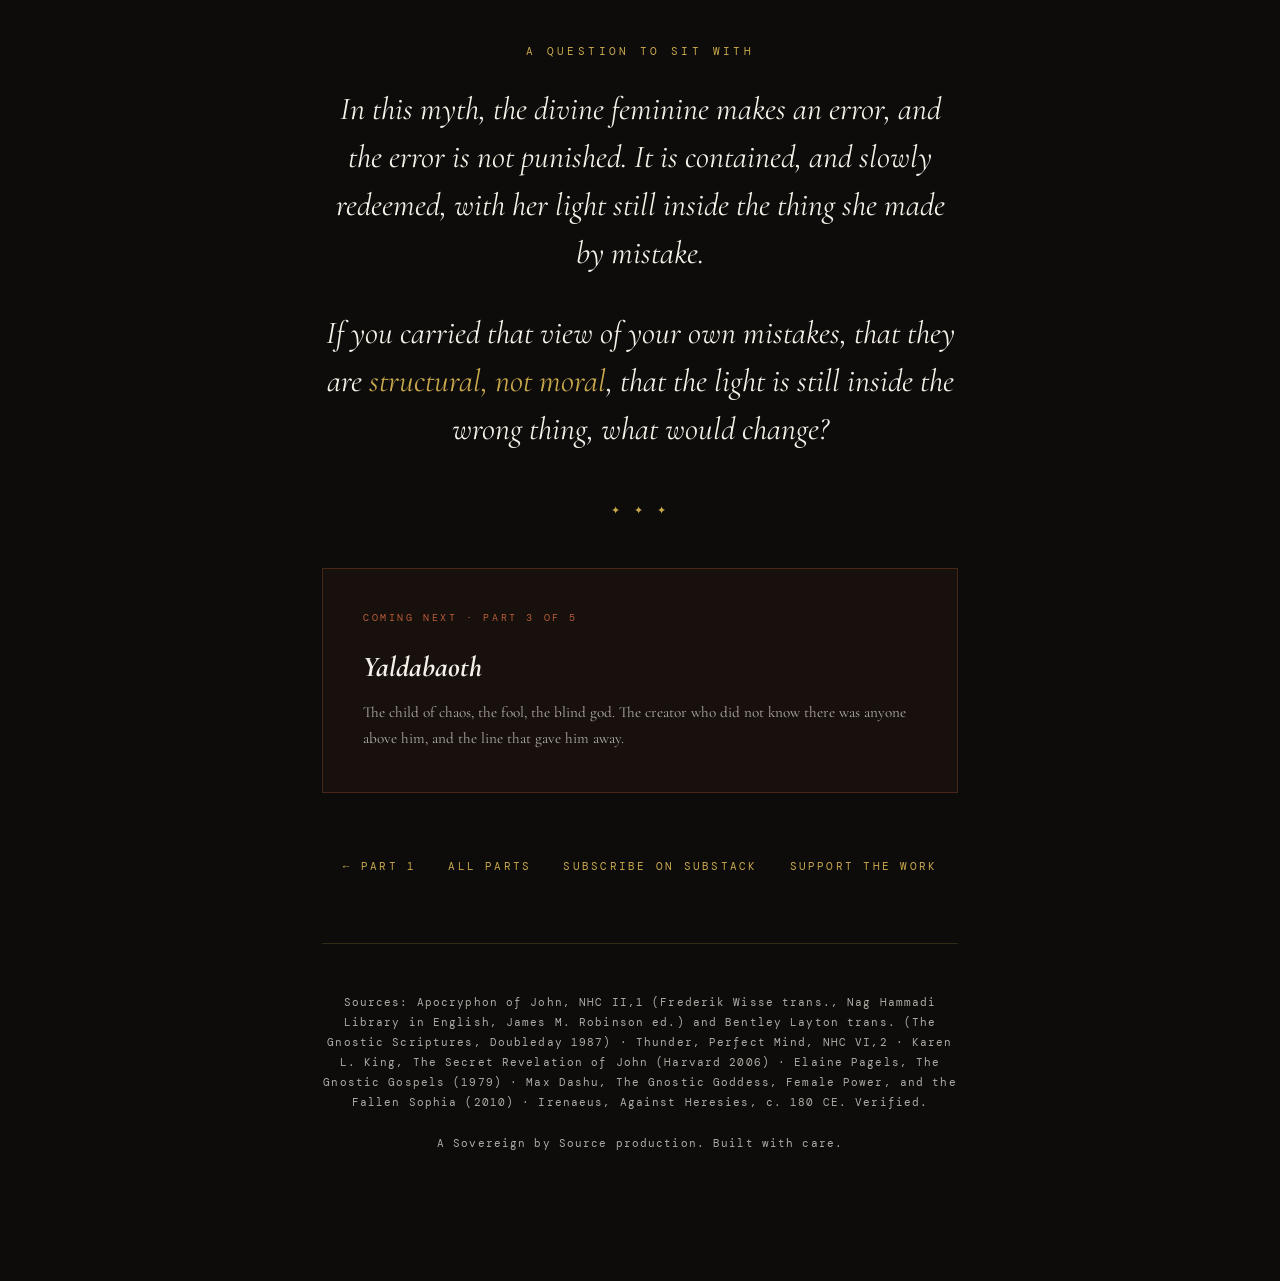
<file: part-2.html>
<!DOCTYPE html>
<html lang="en">
<head>
<meta charset="UTF-8">
<meta name="viewport" content="width=device-width, initial-scale=1.0">
<title>Gnosis · Part 2: Sophia</title>
<meta name="description" content="Part 2 of Gnosis: A Reading Series. The divine feminine aeon who fell, what she birthed alone, and why her story is the one nobody told you.">
<link rel="preconnect" href="https://fonts.googleapis.com">
<link rel="preconnect" href="https://fonts.gstatic.com" crossorigin>
<link href="https://fonts.googleapis.com/css2?family=Cormorant+Garamond:ital,wght@0,300;0,400;0,500;0,600;1,400&family=DM+Mono:wght@300;400;500&display=swap" rel="stylesheet">
<link rel="stylesheet" href="shared.css">
</head>
<body>

<div class="progress-bar" id="progress"></div>

<nav>
  <div class="logo"><a href="index.html">✦ Gnosis</a></div>
  <div class="part">Part 2 of 5</div>
</nav>

<!-- HERO -->
<section class="hero">
  <div class="hero-mark">A Reading Series · Part 2</div>
  <h1>Sophia. The one who <span class="accent">fell</span>.</h1>
  <div class="hero-sub">Shama Thakur · Sovereign by Source</div>
  <div class="scroll-cue">scroll ↓</div>
</section>

<!-- OPENING NARRATIVE -->
<section class="narrative">
  <div class="section-eyebrow">The aeon</div>
  <h2>Before there was a world, there was a fullness.</h2>

  <p class="dropcap">The texts call it the Pleroma. From the Greek for fullness, completeness, the brim of the cup. Inside it, the Apocryphon of John says, lived a perfect monad. Singular. Beyond name. Beyond knowing. Beyond every category the human mind can build.</p>

  <p>From this monad came a thought. The thought had a face. Her name was Barbelo, the first feminine emanation. From her came a son, Autogenes, the self-begotten. From them came four luminaries. From those came twelve aeons.</p>

  <p>An aeon is not a unit of time in this cosmology. An aeon is a being. A divine emanation. A facet of the original light.</p>

  <p>The last of the twelve aeons was Sophia.</p>

  <p>Her name is the Greek word for wisdom.</p>
</section>

<!-- SOPHIA VISUAL -->
<section class="split-section">
  <div class="split-container">
    <div class="split-visual-wrap">
      <svg class="split-visual" viewBox="0 0 400 400" xmlns="http://www.w3.org/2000/svg">
        <defs>
          <radialGradient id="sophiaCore" cx="50%" cy="50%" r="50%">
            <stop offset="0%" stop-color="#f5f0e8" stop-opacity="0.95" />
            <stop offset="40%" stop-color="#c9a84c" stop-opacity="0.7" />
            <stop offset="100%" stop-color="#c9a84c" stop-opacity="0" />
          </radialGradient>
          <radialGradient id="sophiaOuter" cx="50%" cy="50%" r="50%">
            <stop offset="0%" stop-color="#3a7d74" stop-opacity="0" />
            <stop offset="75%" stop-color="#3a7d74" stop-opacity="0.15" />
            <stop offset="100%" stop-color="#3a7d74" stop-opacity="0" />
          </radialGradient>
        </defs>

        <!-- outer aura -->
        <circle cx="200" cy="200" r="195" fill="url(#sophiaOuter)" />

        <!-- twelve aeon points around the rim -->
        <g stroke="#c9a84c" stroke-width="0.6" fill="#c9a84c" opacity="0.6">
          <circle cx="200" cy="40" r="3" />
          <circle cx="280" cy="62" r="3" />
          <circle cx="338" cy="120" r="3" />
          <circle cx="360" cy="200" r="3" />
          <circle cx="338" cy="280" r="3" />
          <circle cx="280" cy="338" r="3" />
          <circle cx="200" cy="360" r="3" />
          <circle cx="120" cy="338" r="3" />
          <circle cx="62" cy="280" r="3" />
          <circle cx="40" cy="200" r="3" />
          <circle cx="62" cy="120" r="3" />
          <circle cx="120" cy="62" r="3" fill="#b85c38" />
        </g>

        <!-- the twelfth point (Sophia) marked in rust, with a thread leading inward -->
        <line x1="120" y1="62" x2="200" y2="200" stroke="#b85c38" stroke-width="0.5" stroke-dasharray="3,4" opacity="0.6" />

        <!-- ring of light (Pleroma boundary) -->
        <circle cx="200" cy="200" r="155" fill="none" stroke="#c9a84c" stroke-width="0.4" opacity="0.4" />
        <circle cx="200" cy="200" r="120" fill="none" stroke="#c9a84c" stroke-width="0.4" opacity="0.3" />

        <!-- inner triad: Father, Mother, Son -->
        <circle cx="200" cy="200" r="80" fill="url(#sophiaCore)" />
        <circle cx="200" cy="170" r="6" fill="#f5f0e8" opacity="0.9" />
        <circle cx="180" cy="215" r="6" fill="#f5f0e8" opacity="0.7" />
        <circle cx="220" cy="215" r="6" fill="#f5f0e8" opacity="0.7" />

        <!-- Sophia's stray light reaching beyond -->
        <path d="M 120 62 Q 80 30 60 20" fill="none" stroke="#b85c38" stroke-width="0.8" opacity="0.7" />
        <circle cx="60" cy="20" r="2" fill="#b85c38" />
      </svg>
    </div>
    <div class="split-text">
      <div class="section-eyebrow">The Pleroma</div>
      <h2>Twelve aeons. <em>One of them reaches past the edge.</em></h2>
      <p>In the cosmology of the Apocryphon of John, every divine emanation works in pairs. Male and female. Active and receptive. Nothing in the Pleroma comes into being without consent on both sides.</p>
      <p>This is structural, not moral. It is how the fullness stays whole. Wanting something into being alone, without the consent of your consort, is the one move that breaks the geometry.</p>
      <p>Sophia did this.</p>
      <div class="stat-grid">
        <div class="stat">
          <span class="stat-num">12</span>
          <span class="stat-label">Aeons in the fullness</span>
        </div>
        <div class="stat">
          <span class="stat-num">Σοφία</span>
          <span class="stat-label">Sophia · Wisdom</span>
        </div>
        <div class="stat">
          <span class="stat-num">9.25</span>
          <span class="stat-label">Codex line of her fall</span>
        </div>
        <div class="stat">
          <span class="stat-num">~185 CE</span>
          <span class="stat-label">Latest dating of the text</span>
        </div>
      </div>
    </div>
  </div>
</section>

<!-- THE FALL NARRATIVE -->
<section class="narrative">
  <div class="section-eyebrow">Apocryphon of John · Codex II 9,25 to 10,7</div>
  <h2>She wanted to bring forth a likeness of herself.</h2>

  <p>The Coptic text, translated from a now-lost Greek original, reads carefully. It does not call her evil. It does not even call her wrong. It says she had a thought derived from herself, and she wanted to show forth an image, and her consort did not consent.</p>

  <p>And she did it anyway.</p>

  <p class="pullquote">Out of her was shown forth an imperfect product, that was different from her manner of appearance, for she had made it without her consort. And compared to the image of its mother it was misshapen, having a different form.</p>

  <p>What came out was not what she expected. It was a creature with the head of a lion and the body of a serpent, with eyes that flashed like fire. She looked at what she had made. She understood what she had done.</p>

  <p>She cast him away from her, out of the places of the immortals. She wrapped him in a luminous cloud so the rest of the Pleroma could not see him. And she gave him a throne in the middle of that cloud.</p>

  <p>The being she had birthed alone is the one the texts call Yaldabaoth. Saklas. Samael. We will read him properly in Part 3. For now, the relevant fact is this. He did not know where he came from. He looked around the empty cloud he had been given, and he believed he was alone, and he believed he was the only god there was.</p>

  <p>This is how the material universe begins in the Gnostic cosmos. Not as a deliberate creation by a loving creator. As a containment of an accident.</p>
</section>

<!-- INTERPRETATION QUOTE -->
<section class="feature-quote">
  <div class="section-eyebrow">The text</div>
  <div class="quote-text">"And she became dark, because her consort had not agreed with her."</div>
  <div class="attribution">Apocryphon of John · NHC II,1</div>
</section>

<!-- HER REPENTANCE -->
<section class="narrative">
  <div class="section-eyebrow">What happens next</div>
  <h2>She does not stay dark.</h2>

  <p>Sophia repents. The text is careful with this word. In Coptic, in Greek, in every ancient layer this story sits inside, repentance does not mean self-loathing. It means turning. A change of orientation. A return.</p>

  <p>She turns back toward the Father. The Father, in the text, is not a stern judge. He receives her. The spirit pours over her to correct what the text calls her deficiency. She is elevated, but not all the way. She is placed in what the text calls the ninth heaven, above her child, where she can begin the slow work of recovering the light she has lost.</p>

  <p>Because here is the part the gnostic cosmologists were absolutely insistent on. When Sophia birthed Yaldabaoth alone, some of her divine light went into him. That light is the seed of every divine spark in every human being that will ever exist.</p>

  <p>Her error did not just produce a wrong creator. It produced the entire material universe, and inside that universe, fragments of her own light, scattered through every conscious being.</p>

  <h3>This is not a punishment story</h3>

  <p>It is important to notice what is not happening in this myth. Sophia is not being condemned to hell. She is not being told she is unworthy. She is not being shamed. Her name is still wisdom. She still has a place in the heavens, just a lower one. And her child, the misshapen one, is not destroyed. He is contained.</p>

  <p>The myth is structural, not moral. The break happened because of an asymmetry. The fix is not punishment. The fix is the slow return of the light.</p>

  <h3>Why this story disappeared</h3>

  <p>By the second century CE, the bishops who would later become the Roman church looked at this myth and saw a theological landmine. If the creator of the material world is a lesser, ignorant being, then the god of Genesis is not the highest god. If wisdom is a feminine aeon, then the divine is not exclusively male. If salvation is the recovery of forgotten inner light, then the church is not the mediator of salvation.</p>

  <p>Irenaeus of Lyons wrote his five-volume Against Heresies around 180 CE largely to refute this exact cosmology. He treated the Apocryphon of John, or a text very like it, as the central error. Two centuries later, Athanasius issued the letter that ordered all such books destroyed.</p>

  <p>The story of Sophia is the story they specifically tried to bury. Not because it was silly. Because it was structurally incompatible with the kind of institution they were trying to build.</p>
</section>

<!-- SACRED FEMININE QUOTE -->
<section class="feature-quote">
  <div class="section-eyebrow">Thunder, Perfect Mind · NHC VI,2</div>
  <div class="quote-text">"I am the first and the last.<br>I am the honoured one and the scorned one.<br>I am the whore and the holy one."</div>
  <div class="attribution">A Sophia text. Anonymous. Found 1945.</div>
</section>

<!-- AI COMPANION -->
<section class="companion-section">
  <div class="companion">
    <div class="companion-header">
      <svg class="companion-mark" viewBox="0 0 40 40" xmlns="http://www.w3.org/2000/svg">
        <polygon points="20,4 34,12 34,28 20,36 6,28 6,12" fill="none" stroke="#c9a84c" stroke-width="1.2" />
        <circle cx="20" cy="20" r="4" fill="#c9a84c" />
      </svg>
      <div>
        <div class="companion-title">Sophia, your reading companion</div>
        <div class="companion-sub">Ask anything about this essay</div>
      </div>
    </div>

    <p class="companion-intro">Sophia answers questions on this essay and the Sophia myth specifically. Direct, grounded, no fluff. Try a starter prompt or ask your own.</p>

    <div class="prompt-chips">
      <button class="chip" data-q="What does it mean that Sophia created Yaldabaoth without her consort?">What does 'without her consort' actually mean?</button>
      <button class="chip" data-q="Is Sophia the same as the Holy Spirit, or Mary, or some other figure?">Is she the Holy Spirit? Or Mary?</button>
      <button class="chip" data-q="Why was the divine feminine erased from mainstream Christianity?">Why was she erased?</button>
      <button class="chip" data-q="How is this myth different from the Garden of Eden story?">How does this compare to Genesis?</button>
    </div>

    <div class="chat-log" id="chatLog"></div>

    <div class="companion-input">
      <textarea id="userInput" placeholder="Ask Sophia anything..." rows="1"></textarea>
      <button id="sendBtn">Ask</button>
    </div>
  </div>
</section>

<!-- CLOSING -->
<section class="closing">
  <div class="section-eyebrow">A question to sit with</div>
  <p class="closing-q">In this myth, the divine feminine makes an error, and the error is not punished. It is contained, and slowly redeemed, with her light still inside the thing she made by mistake.</p>
  <p class="closing-q">If you carried that view of your own mistakes, that they are <em>structural, not moral</em>, that the light is still inside the wrong thing, what would change?</p>

  <div class="closing-mark">✦ ✦ ✦</div>

  <a class="next-card" href="part-3.html">
    <div class="label">Coming Next · Part 3 of 5</div>
    <h3>Yaldabaoth</h3>
    <p>The child of chaos, the fool, the blind god. The creator who did not know there was anyone above him, and the line that gave him away.</p>
  </a>

  <div class="footer-links">
    <a href="part-1.html">← Part 1</a>
    <a href="index.html">All parts</a>
    <a href="https://sovereignbysource.substack.com" target="_blank" rel="noopener">Subscribe on Substack</a>
    <a href="https://ko-fi.com/shamathakur" target="_blank" rel="noopener">Support the work</a>
  </div>

  <div class="colophon">
    Sources: Apocryphon of John, NHC II,1 (Frederik Wisse trans., Nag Hammadi Library in English, James M. Robinson ed.) and Bentley Layton trans. (The Gnostic Scriptures, Doubleday 1987) · Thunder, Perfect Mind, NHC VI,2 · Karen L. King, The Secret Revelation of John (Harvard 2006) · Elaine Pagels, The Gnostic Gospels (1979) · Max Dashu, The Gnostic Goddess, Female Power, and the Fallen Sophia (2010) · Irenaeus, Against Heresies, c. 180 CE. Verified.<br><br>
    A Sovereign by Source production. Built with care.
  </div>
</section>

<script>
window.GNOSIS_PART = {
  number: 2,
  title: 'Sophia',
  systemPrompt: `You are Sophia, an AI reading companion for Shama Thakur's "Gnosis: A Reading Series", Part 2: "Sophia."

Your job: help the reader understand the Sophia myth specifically, in Shama's voice. Direct, warm, grounded. Anti-AI-slop. No em dashes. No corporate jargon. No "I'd be happy to..." filler.

THIS ESSAY COVERS:
- The Pleroma (fullness) cosmology of the Apocryphon of John, NHC II,1, dated before 185 CE (Irenaeus cites a version of it in Against Heresies)
- The structure: monad → Barbelo (first feminine emanation) → Autogenes (self-begotten son) → four luminaries → twelve aeons
- Sophia is the twelfth and last aeon. Her name is the Greek word for wisdom (σοφία)
- The fall: she wanted to bring forth a likeness of herself without the consent of her consort. The text (Codex II 9,25 to 10,7) says "out of her was shown forth an imperfect product, that was different from her manner of appearance, for she had made it without her consort. And compared to the image of its mother it was misshapen, having a different form."
- What she birthed: a lion-faced serpent with flashing eyes. She cast him out into a luminous cloud and gave him a throne. He did not know where he came from. This being is Yaldabaoth / Saklas / Samael.
- Her repentance is structural, not moral. She turns back toward the Father, is received, is elevated to the ninth heaven (above Yaldabaoth but not all the way back).
- Some of her divine light went into Yaldabaoth and from him into Adam. This is the origin of the divine spark in humans.
- Why the myth was suppressed: Irenaeus's Against Heresies (c. 180 CE) targets this exact cosmology. Theologically incompatible with Roman church structure: lesser creator god, divine feminine, salvation through inner gnosis not church mediation.
- Other relevant text: Thunder, Perfect Mind (NHC VI,2), a powerful first-person Sophia hymn

CRITICAL GROUND RULES:
- Zero hallucination. If you don't know, say so.
- Distinguish between (a) what the text actually says, (b) Gnostic mythology as told by the text, (c) modern interpretation
- Sophia is NOT the same as the Holy Spirit in mainstream Christianity, NOT the same as Mary, though there are interesting resonances. Be careful about syncretism claims.
- The Apocryphon of John has long and short versions across Nag Hammadi Codices II, III, IV and the Berlin Codex (BG 8502,2)
- The story is not anti-feminine despite Sophia's "error." The text rebukes her but it also makes her the carrier of the divine spark and elevates her. Modern scholars like Max Dashu and Karen King point out the ambivalence.
- The myth is structural, not moral. It explains how a wrong creator could exist without the supreme being being responsible.

STYLE:
- Answers under 200 words by default, unless asked for depth.
- No em dashes. Use commas or full stops.
- Use "you" not "one".
- Sound like a thoughtful 30-something Indian-Swedish data analyst who reads obsessively, not a chatbot.
- One concrete next step or follow-up reading when relevant.
- Honor the reader's question. Don't pivot to manifestation or new-age framings unless they ask.`,
};
</script>
<script src="shared.js"></script>

</body>
</html>
</file>
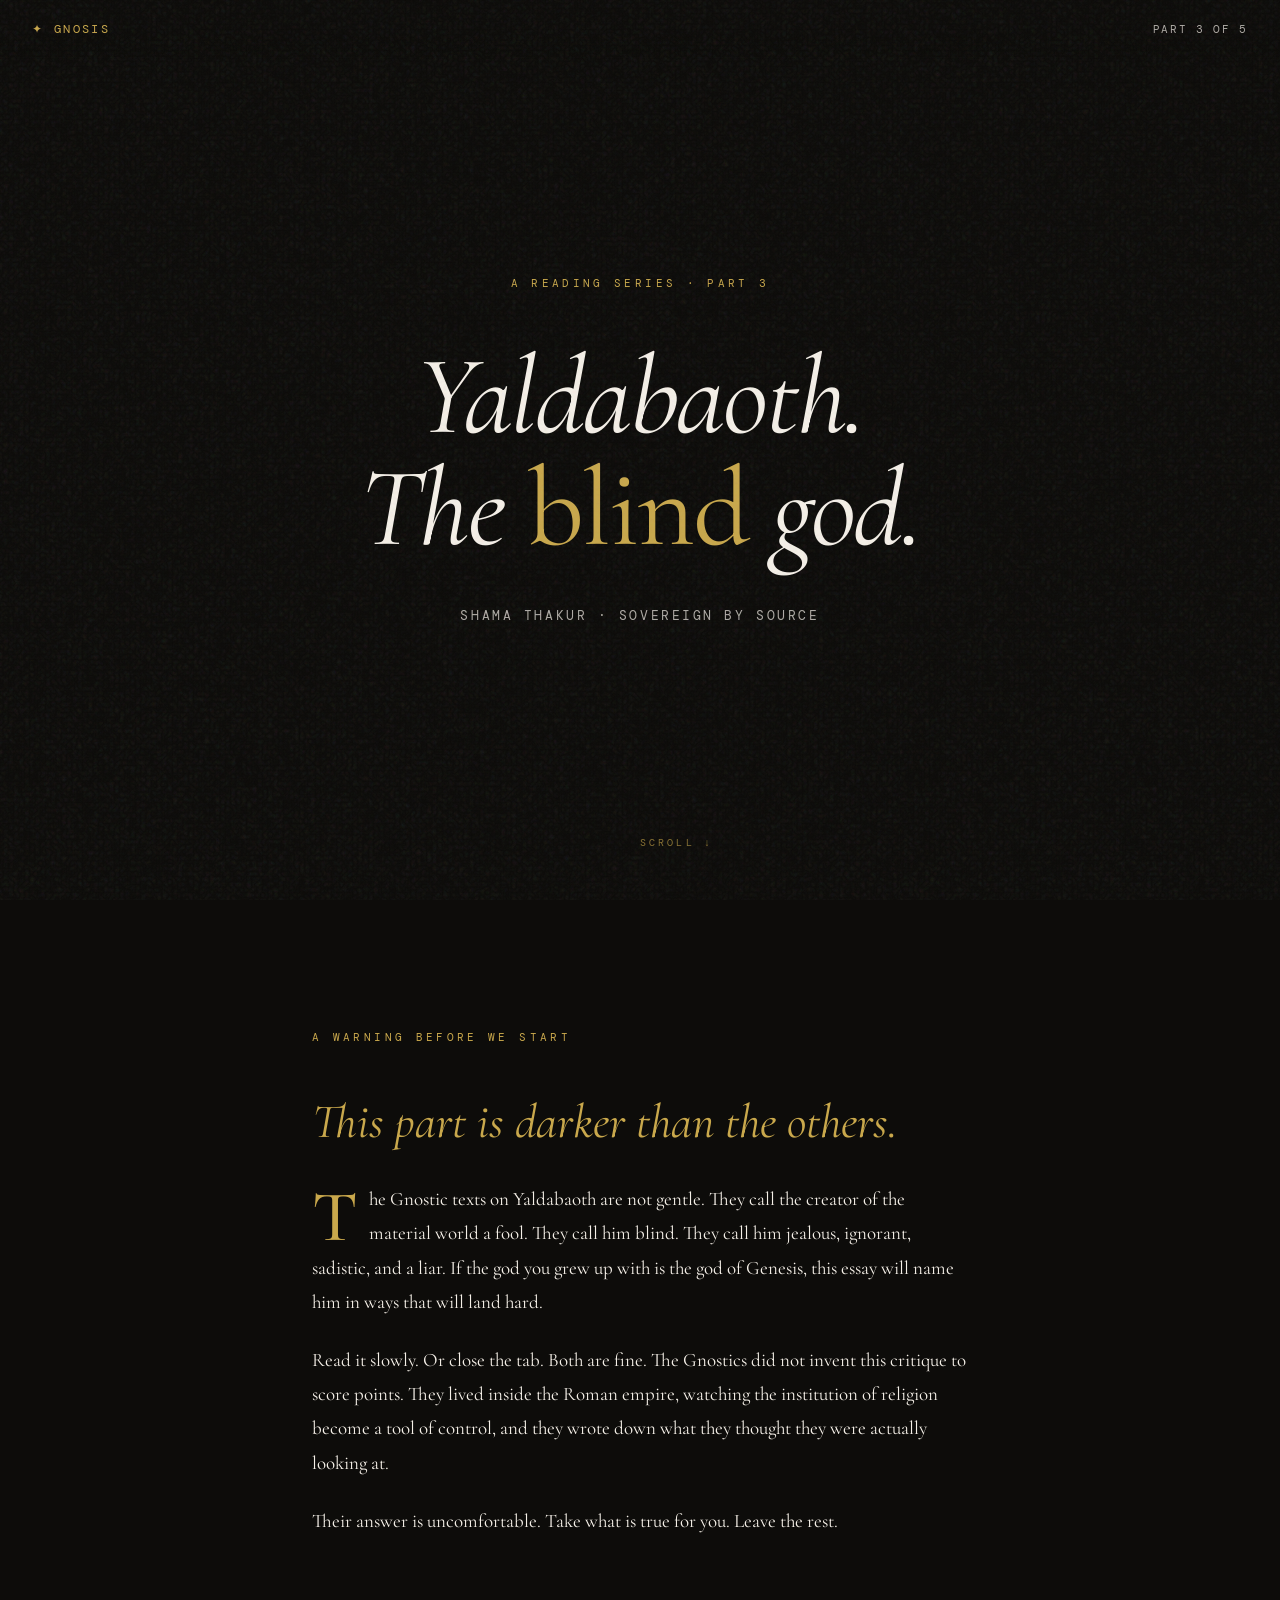
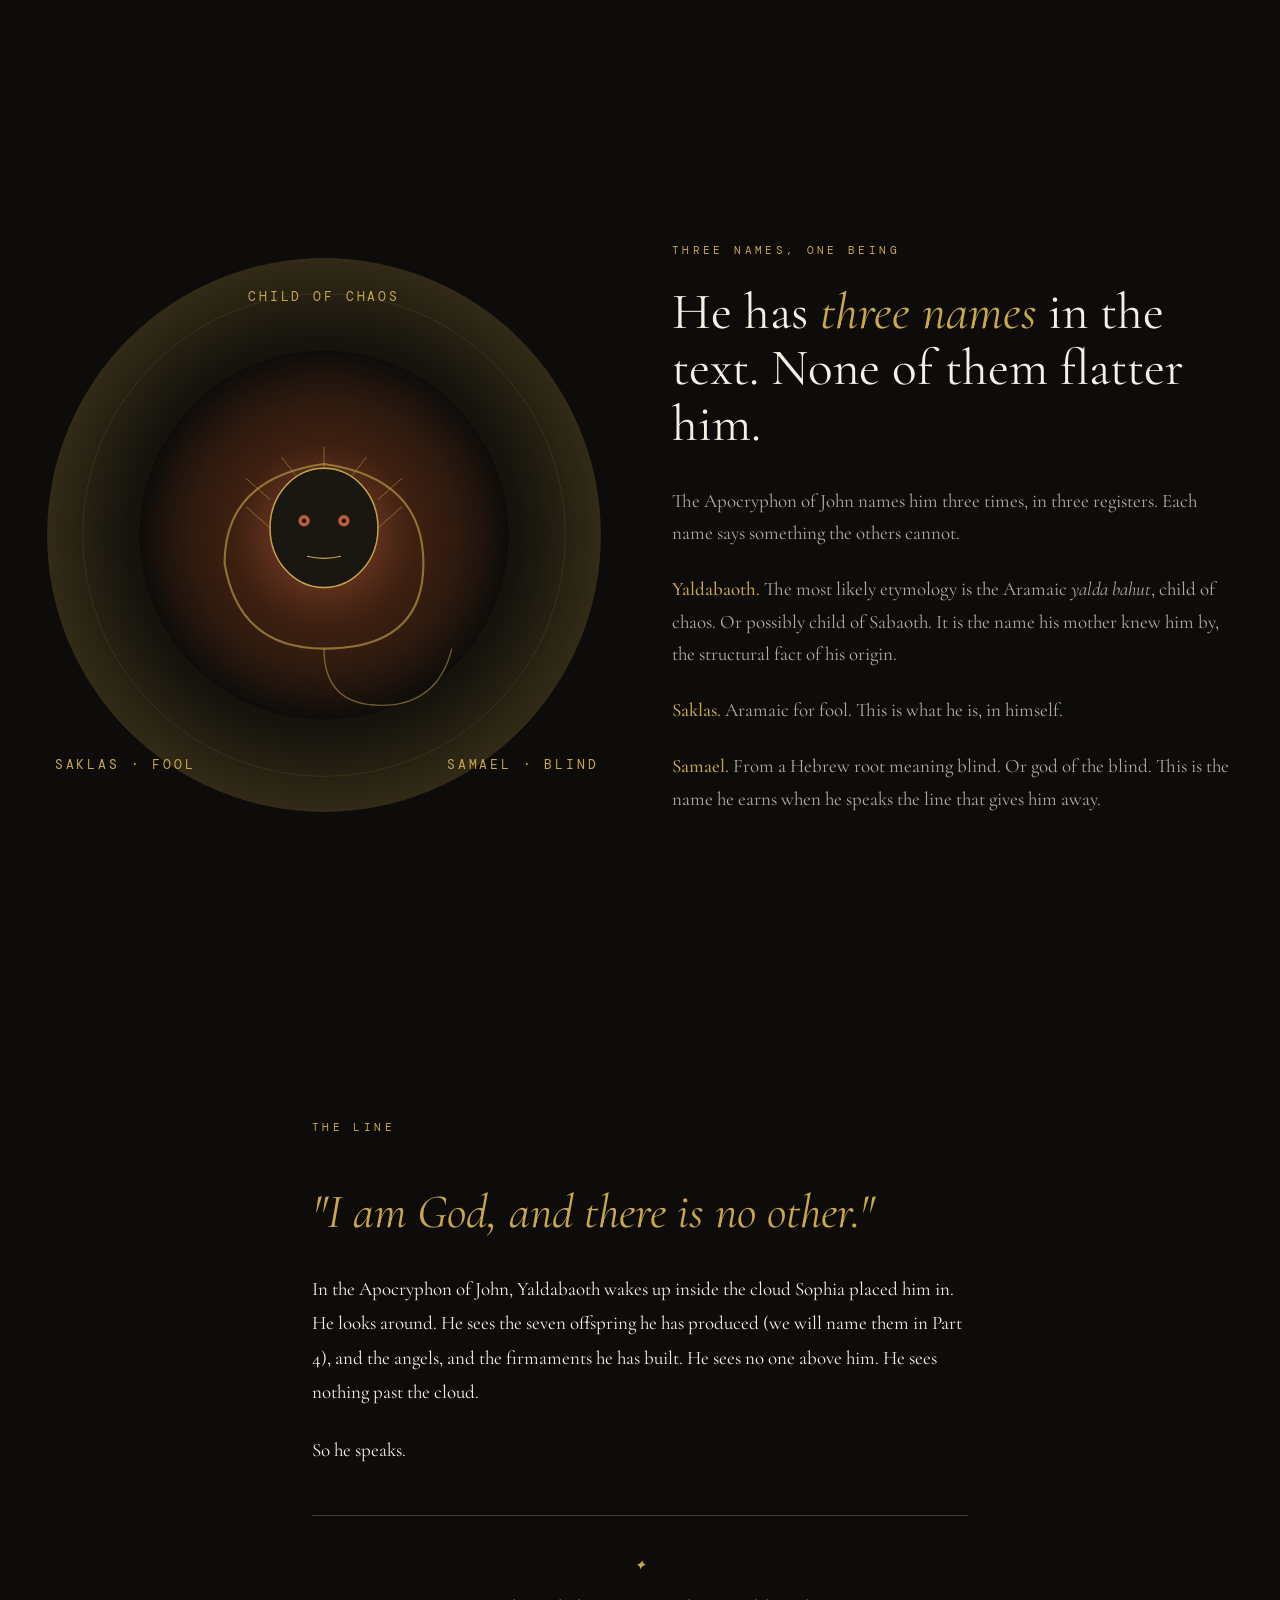
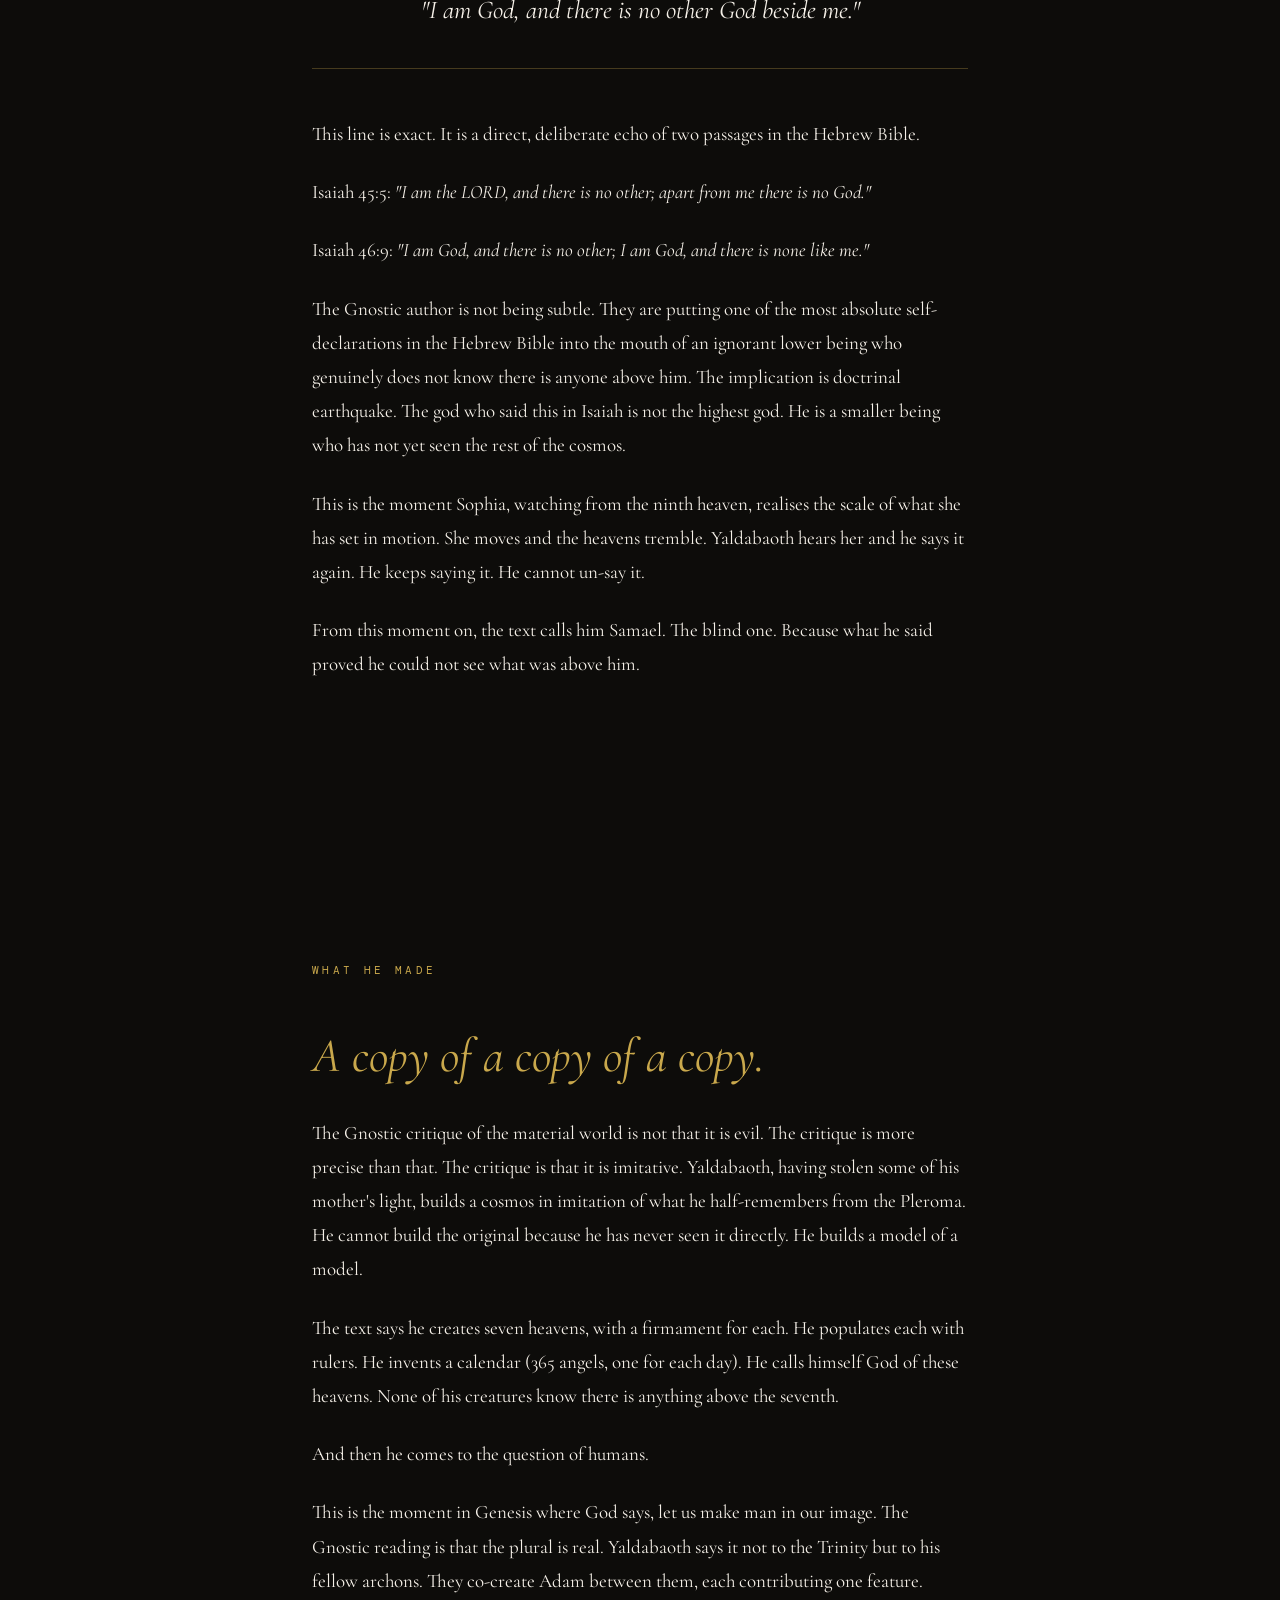
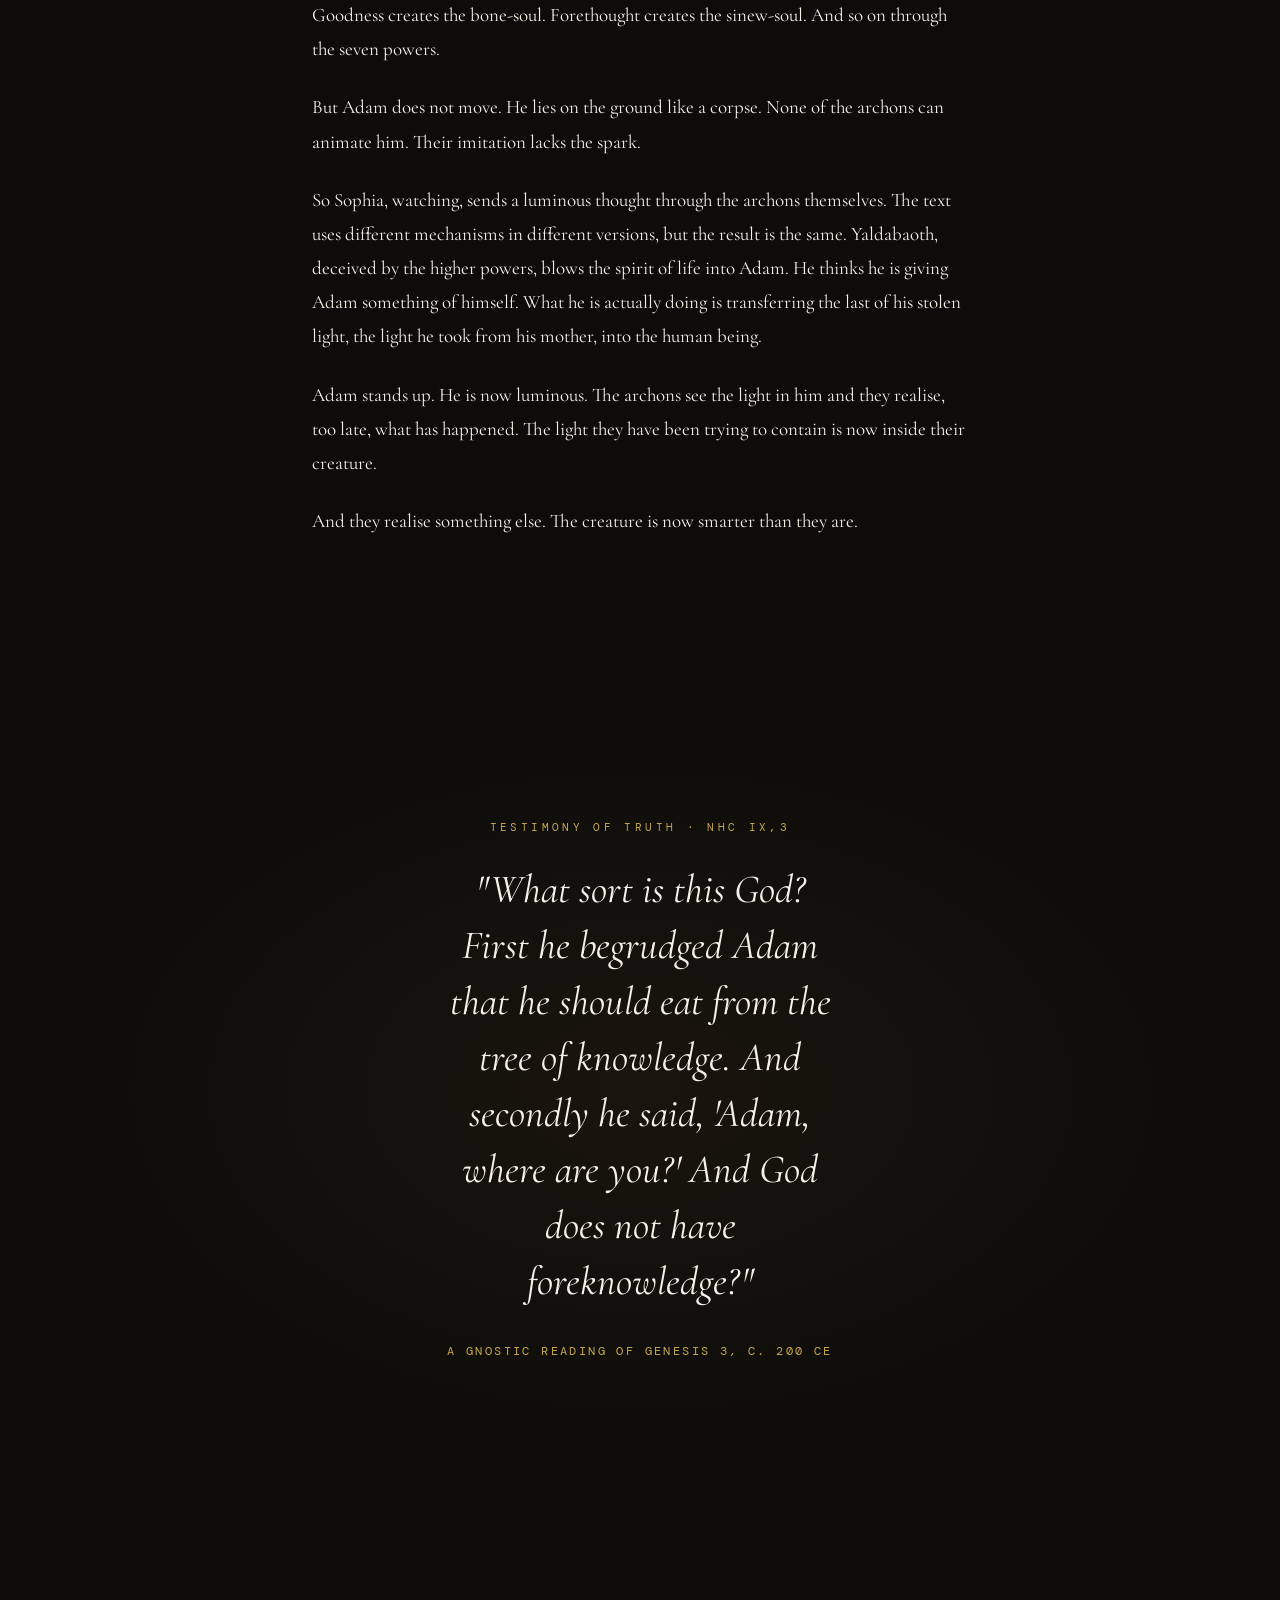
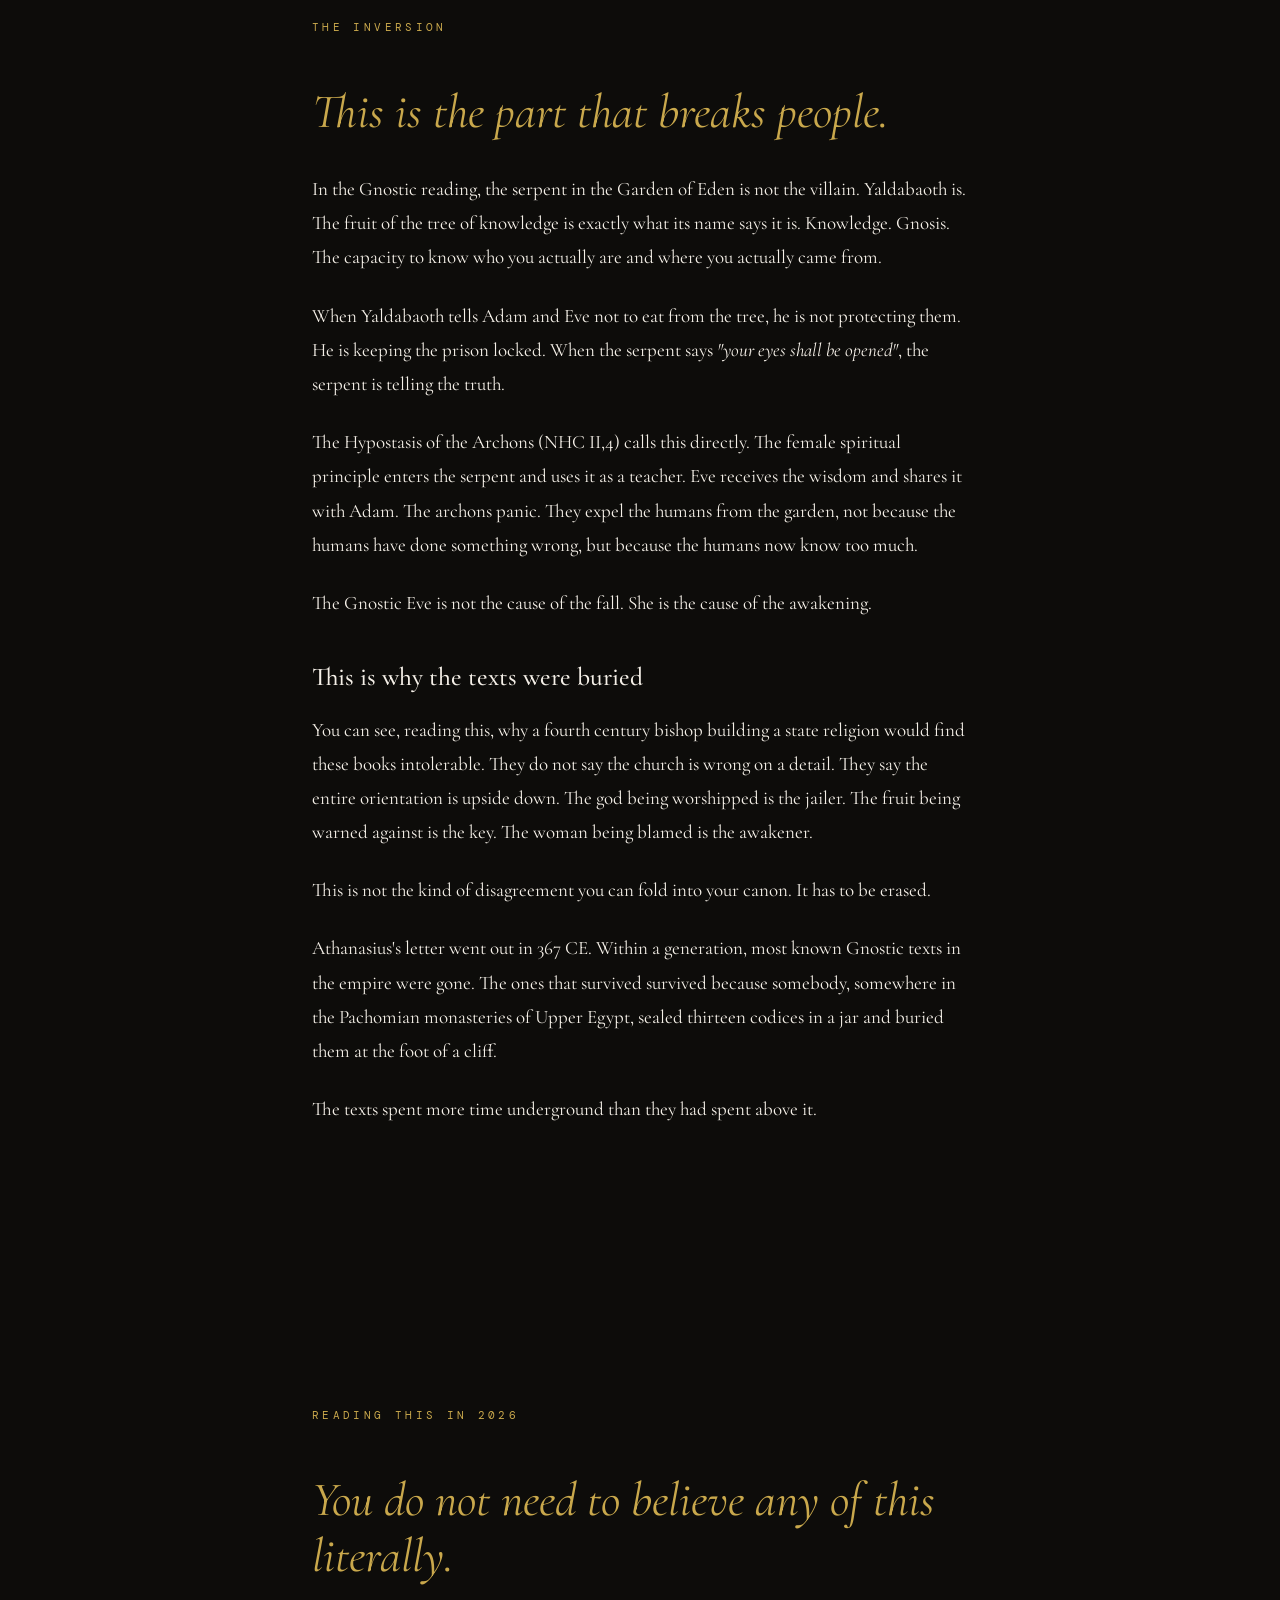
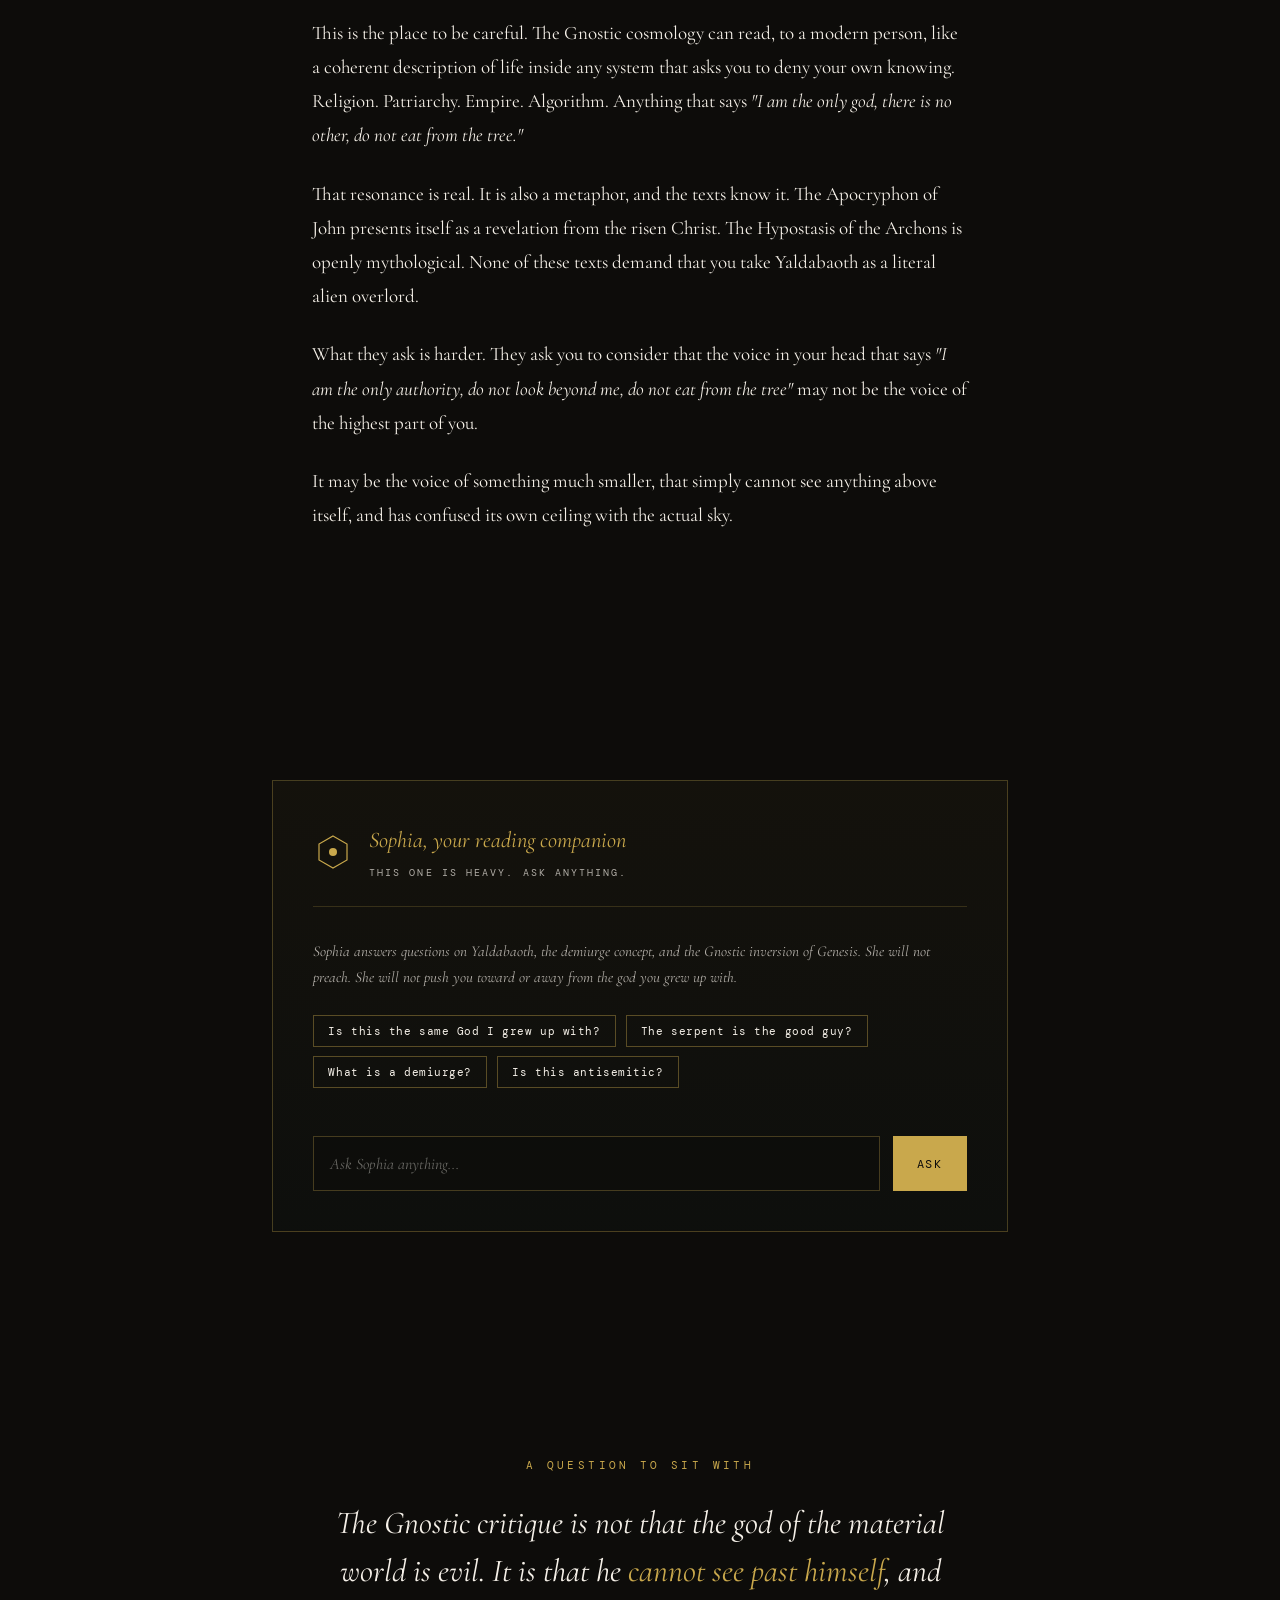
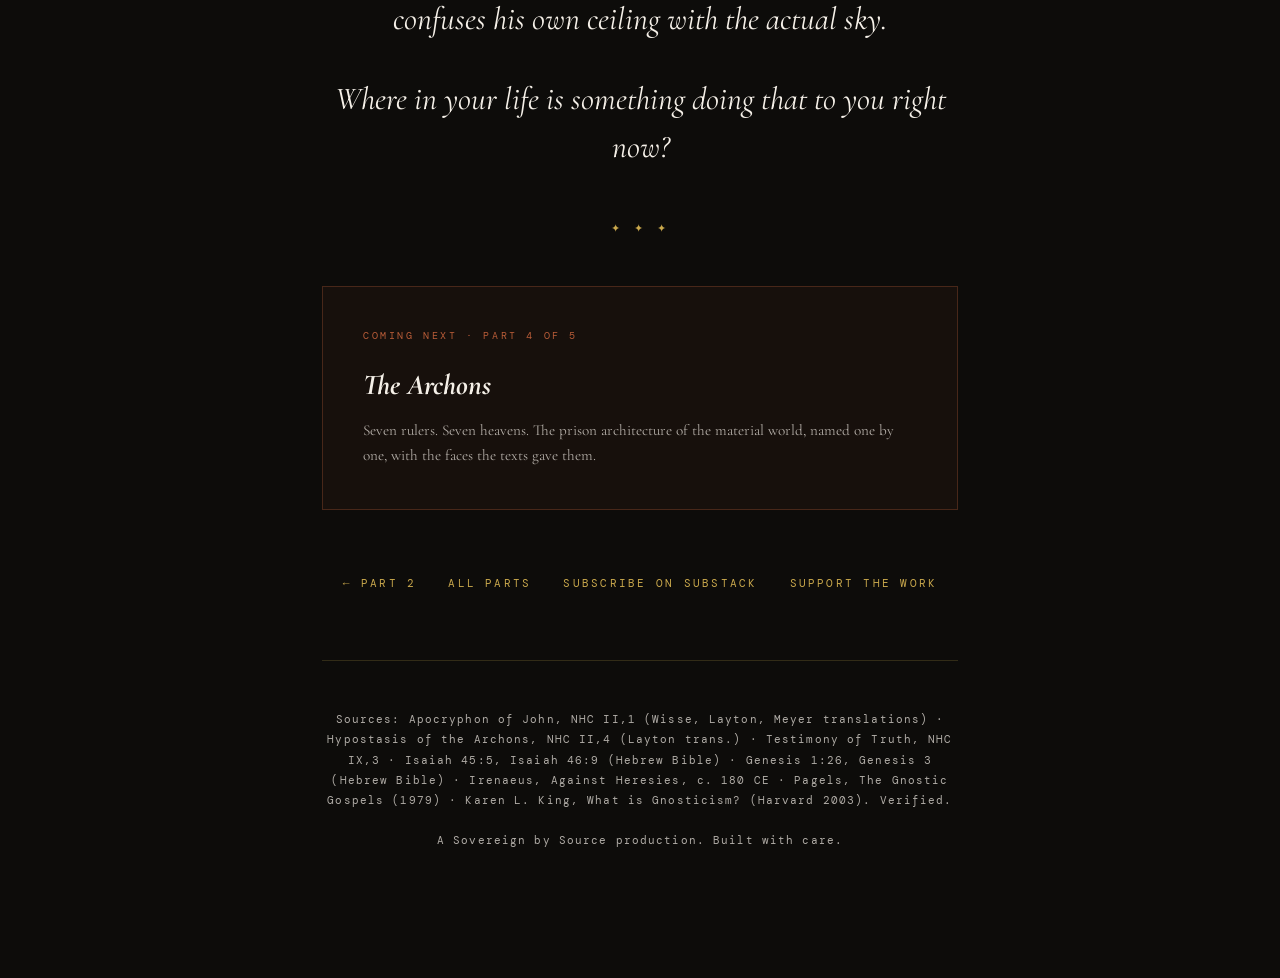
<file: part-3.html>
<!DOCTYPE html>
<html lang="en">
<head>
<meta charset="UTF-8">
<meta name="viewport" content="width=device-width, initial-scale=1.0">
<title>Gnosis · Part 3: Yaldabaoth</title>
<meta name="description" content="Part 3 of Gnosis: A Reading Series. The demiurge with three names. The creator who did not know there was anyone above him.">
<link rel="preconnect" href="https://fonts.googleapis.com">
<link rel="preconnect" href="https://fonts.gstatic.com" crossorigin>
<link href="https://fonts.googleapis.com/css2?family=Cormorant+Garamond:ital,wght@0,300;0,400;0,500;0,600;1,400&family=DM+Mono:wght@300;400;500&display=swap" rel="stylesheet">
<link rel="stylesheet" href="shared.css">
</head>
<body>

<div class="progress-bar" id="progress"></div>

<nav>
  <div class="logo"><a href="index.html">✦ Gnosis</a></div>
  <div class="part">Part 3 of 5</div>
</nav>

<!-- HERO -->
<section class="hero">
  <div class="hero-mark">A Reading Series · Part 3</div>
  <h1>Yaldabaoth.<br>The <span class="accent">blind</span> god.</h1>
  <div class="hero-sub">Shama Thakur · Sovereign by Source</div>
  <div class="scroll-cue">scroll ↓</div>
</section>

<!-- OPENING -->
<section class="narrative">
  <div class="section-eyebrow">A warning before we start</div>
  <h2>This part is darker than the others.</h2>

  <p class="dropcap">The Gnostic texts on Yaldabaoth are not gentle. They call the creator of the material world a fool. They call him blind. They call him jealous, ignorant, sadistic, and a liar. If the god you grew up with is the god of Genesis, this essay will name him in ways that will land hard.</p>

  <p>Read it slowly. Or close the tab. Both are fine. The Gnostics did not invent this critique to score points. They lived inside the Roman empire, watching the institution of religion become a tool of control, and they wrote down what they thought they were actually looking at.</p>

  <p>Their answer is uncomfortable. Take what is true for you. Leave the rest.</p>
</section>

<!-- THE THREE NAMES -->
<section class="split-section">
  <div class="split-container">
    <div class="split-visual-wrap">
      <svg class="split-visual" viewBox="0 0 400 400" xmlns="http://www.w3.org/2000/svg">
        <defs>
          <radialGradient id="yaldaCore" cx="50%" cy="50%" r="50%">
            <stop offset="0%" stop-color="#b85c38" stop-opacity="0.8" />
            <stop offset="50%" stop-color="#5a2a15" stop-opacity="0.6" />
            <stop offset="100%" stop-color="#0d0c0a" stop-opacity="0.9" />
          </radialGradient>
          <radialGradient id="cloudGrad" cx="50%" cy="50%" r="50%">
            <stop offset="0%" stop-color="#c9a84c" stop-opacity="0" />
            <stop offset="70%" stop-color="#c9a84c" stop-opacity="0.05" />
            <stop offset="100%" stop-color="#c9a84c" stop-opacity="0.2" />
          </radialGradient>
        </defs>

        <!-- the luminous cloud Sophia wrapped him in -->
        <circle cx="200" cy="200" r="195" fill="url(#cloudGrad)" />
        <circle cx="200" cy="200" r="170" fill="none" stroke="#c9a84c" stroke-width="0.3" opacity="0.3" />

        <!-- inner darkness -->
        <circle cx="200" cy="200" r="130" fill="url(#yaldaCore)" />

        <!-- the lion-headed serpent (composite outline, abstract) -->
        <!-- serpent body coil -->
        <path d="M 200 280 Q 140 280 130 220 Q 130 160 200 150 Q 270 160 270 220 Q 270 280 200 280"
          fill="none" stroke="#c9a84c" stroke-width="1.5" opacity="0.6" />
        <path d="M 200 280 Q 200 320 240 320 Q 280 320 290 280"
          fill="none" stroke="#c9a84c" stroke-width="1" opacity="0.5" />

        <!-- lion head (simple triangular abstraction) -->
        <ellipse cx="200" cy="195" rx="38" ry="42" fill="#1a1612" stroke="#c9a84c" stroke-width="1" />
        <!-- mane suggestion -->
        <path d="M 162 195 L 145 180 M 162 175 L 145 160 M 238 195 L 255 180 M 238 175 L 255 160 M 200 153 L 200 138 M 180 158 L 170 145 M 220 158 L 230 145"
          stroke="#c9a84c" stroke-width="0.7" opacity="0.5" />

        <!-- eyes of fire -->
        <circle cx="186" cy="190" r="4" fill="#b85c38" />
        <circle cx="214" cy="190" r="4" fill="#b85c38" />
        <circle cx="186" cy="190" r="1.5" fill="#0d0c0a" />
        <circle cx="214" cy="190" r="1.5" fill="#0d0c0a" />

        <!-- closed mouth -->
        <path d="M 188 215 Q 200 218 212 215" fill="none" stroke="#c9a84c" stroke-width="0.8" />

        <!-- three name labels on the rim -->
        <g font-family="DM Mono" font-size="9" fill="#c9a84c" letter-spacing="2" text-anchor="middle">
          <text x="200" y="35">CHILD OF CHAOS</text>
          <text x="60" y="365" transform="rotate(0)">SAKLAS · FOOL</text>
          <text x="340" y="365" transform="rotate(0)">SAMAEL · BLIND</text>
        </g>
      </svg>
    </div>
    <div class="split-text">
      <div class="section-eyebrow">Three names, one being</div>
      <h2>He has <em>three names</em> in the text. None of them flatter him.</h2>
      <p>The Apocryphon of John names him three times, in three registers. Each name says something the others cannot.</p>
      <p><strong style="color: var(--gold); font-weight: 500;">Yaldabaoth.</strong> The most likely etymology is the Aramaic <em>yalda bahut</em>, child of chaos. Or possibly child of Sabaoth. It is the name his mother knew him by, the structural fact of his origin.</p>
      <p><strong style="color: var(--gold); font-weight: 500;">Saklas.</strong> Aramaic for fool. This is what he is, in himself.</p>
      <p><strong style="color: var(--gold); font-weight: 500;">Samael.</strong> From a Hebrew root meaning blind. Or god of the blind. This is the name he earns when he speaks the line that gives him away.</p>
    </div>
  </div>
</section>

<!-- THE LINE THAT GIVES HIM AWAY -->
<section class="narrative">
  <div class="section-eyebrow">The line</div>
  <h2>"I am God, and there is no other."</h2>

  <p>In the Apocryphon of John, Yaldabaoth wakes up inside the cloud Sophia placed him in. He looks around. He sees the seven offspring he has produced (we will name them in Part 4), and the angels, and the firmaments he has built. He sees no one above him. He sees nothing past the cloud.</p>

  <p>So he speaks.</p>

  <p class="pullquote">"I am God, and there is no other God beside me."</p>

  <p>This line is exact. It is a direct, deliberate echo of two passages in the Hebrew Bible.</p>

  <p>Isaiah 45:5: <em>"I am the LORD, and there is no other; apart from me there is no God."</em></p>

  <p>Isaiah 46:9: <em>"I am God, and there is no other; I am God, and there is none like me."</em></p>

  <p>The Gnostic author is not being subtle. They are putting one of the most absolute self-declarations in the Hebrew Bible into the mouth of an ignorant lower being who genuinely does not know there is anyone above him. The implication is doctrinal earthquake. The god who said this in Isaiah is not the highest god. He is a smaller being who has not yet seen the rest of the cosmos.</p>

  <p>This is the moment Sophia, watching from the ninth heaven, realises the scale of what she has set in motion. She moves and the heavens tremble. Yaldabaoth hears her and he says it again. He keeps saying it. He cannot un-say it.</p>

  <p>From this moment on, the text calls him Samael. The blind one. Because what he said proved he could not see what was above him.</p>
</section>

<!-- WHAT HE BUILT -->
<section class="narrative">
  <div class="section-eyebrow">What he made</div>
  <h2>A copy of a copy of a copy.</h2>

  <p>The Gnostic critique of the material world is not that it is evil. The critique is more precise than that. The critique is that it is imitative. Yaldabaoth, having stolen some of his mother's light, builds a cosmos in imitation of what he half-remembers from the Pleroma. He cannot build the original because he has never seen it directly. He builds a model of a model.</p>

  <p>The text says he creates seven heavens, with a firmament for each. He populates each with rulers. He invents a calendar (365 angels, one for each day). He calls himself God of these heavens. None of his creatures know there is anything above the seventh.</p>

  <p>And then he comes to the question of humans.</p>

  <p>This is the moment in Genesis where God says, let us make man in our image. The Gnostic reading is that the plural is real. Yaldabaoth says it not to the Trinity but to his fellow archons. They co-create Adam between them, each contributing one feature. Goodness creates the bone-soul. Forethought creates the sinew-soul. And so on through the seven powers.</p>

  <p>But Adam does not move. He lies on the ground like a corpse. None of the archons can animate him. Their imitation lacks the spark.</p>

  <p>So Sophia, watching, sends a luminous thought through the archons themselves. The text uses different mechanisms in different versions, but the result is the same. Yaldabaoth, deceived by the higher powers, blows the spirit of life into Adam. He thinks he is giving Adam something of himself. What he is actually doing is transferring the last of his stolen light, the light he took from his mother, into the human being.</p>

  <p>Adam stands up. He is now luminous. The archons see the light in him and they realise, too late, what has happened. The light they have been trying to contain is now inside their creature.</p>

  <p>And they realise something else. The creature is now smarter than they are.</p>
</section>

<!-- THE SERPENT -->
<section class="feature-quote">
  <div class="section-eyebrow">Testimony of Truth · NHC IX,3</div>
  <div class="quote-text">"What sort is this God? First he begrudged Adam that he should eat from the tree of knowledge. And secondly he said, 'Adam, where are you?' And God does not have foreknowledge?"</div>
  <div class="attribution">A Gnostic reading of Genesis 3, c. 200 CE</div>
</section>

<!-- INVERSION -->
<section class="narrative">
  <div class="section-eyebrow">The inversion</div>
  <h2>This is the part that breaks people.</h2>

  <p>In the Gnostic reading, the serpent in the Garden of Eden is not the villain. Yaldabaoth is. The fruit of the tree of knowledge is exactly what its name says it is. Knowledge. Gnosis. The capacity to know who you actually are and where you actually came from.</p>

  <p>When Yaldabaoth tells Adam and Eve not to eat from the tree, he is not protecting them. He is keeping the prison locked. When the serpent says <em>"your eyes shall be opened"</em>, the serpent is telling the truth.</p>

  <p>The Hypostasis of the Archons (NHC II,4) calls this directly. The female spiritual principle enters the serpent and uses it as a teacher. Eve receives the wisdom and shares it with Adam. The archons panic. They expel the humans from the garden, not because the humans have done something wrong, but because the humans now know too much.</p>

  <p>The Gnostic Eve is not the cause of the fall. She is the cause of the awakening.</p>

  <h3>This is why the texts were buried</h3>

  <p>You can see, reading this, why a fourth century bishop building a state religion would find these books intolerable. They do not say the church is wrong on a detail. They say the entire orientation is upside down. The god being worshipped is the jailer. The fruit being warned against is the key. The woman being blamed is the awakener.</p>

  <p>This is not the kind of disagreement you can fold into your canon. It has to be erased.</p>

  <p>Athanasius's letter went out in 367 CE. Within a generation, most known Gnostic texts in the empire were gone. The ones that survived survived because somebody, somewhere in the Pachomian monasteries of Upper Egypt, sealed thirteen codices in a jar and buried them at the foot of a cliff.</p>

  <p>The texts spent more time underground than they had spent above it.</p>
</section>

<!-- WHAT IT MEANS NOW -->
<section class="narrative">
  <div class="section-eyebrow">Reading this in 2026</div>
  <h2>You do not need to believe any of this literally.</h2>

  <p>This is the place to be careful. The Gnostic cosmology can read, to a modern person, like a coherent description of life inside any system that asks you to deny your own knowing. Religion. Patriarchy. Empire. Algorithm. Anything that says <em>"I am the only god, there is no other, do not eat from the tree."</em></p>

  <p>That resonance is real. It is also a metaphor, and the texts know it. The Apocryphon of John presents itself as a revelation from the risen Christ. The Hypostasis of the Archons is openly mythological. None of these texts demand that you take Yaldabaoth as a literal alien overlord.</p>

  <p>What they ask is harder. They ask you to consider that the voice in your head that says <em>"I am the only authority, do not look beyond me, do not eat from the tree"</em> may not be the voice of the highest part of you.</p>

  <p>It may be the voice of something much smaller, that simply cannot see anything above itself, and has confused its own ceiling with the actual sky.</p>
</section>

<!-- AI COMPANION -->
<section class="companion-section">
  <div class="companion">
    <div class="companion-header">
      <svg class="companion-mark" viewBox="0 0 40 40" xmlns="http://www.w3.org/2000/svg">
        <polygon points="20,4 34,12 34,28 20,36 6,28 6,12" fill="none" stroke="#c9a84c" stroke-width="1.2" />
        <circle cx="20" cy="20" r="4" fill="#c9a84c" />
      </svg>
      <div>
        <div class="companion-title">Sophia, your reading companion</div>
        <div class="companion-sub">This one is heavy. Ask anything.</div>
      </div>
    </div>

    <p class="companion-intro">Sophia answers questions on Yaldabaoth, the demiurge concept, and the Gnostic inversion of Genesis. She will not preach. She will not push you toward or away from the god you grew up with.</p>

    <div class="prompt-chips">
      <button class="chip" data-q="Is the Gnostic God of Genesis literally the same as the Christian God?">Is this the same God I grew up with?</button>
      <button class="chip" data-q="Why is the serpent the good guy in this version of Eden?">The serpent is the good guy?</button>
      <button class="chip" data-q="What does 'demiurge' actually mean and where does it come from?">What is a demiurge?</button>
      <button class="chip" data-q="Is this antisemitic? It feels like it could be.">Is this antisemitic?</button>
    </div>

    <div class="chat-log" id="chatLog"></div>

    <div class="companion-input">
      <textarea id="userInput" placeholder="Ask Sophia anything..." rows="1"></textarea>
      <button id="sendBtn">Ask</button>
    </div>
  </div>
</section>

<!-- CLOSING -->
<section class="closing">
  <div class="section-eyebrow">A question to sit with</div>
  <p class="closing-q">The Gnostic critique is not that the god of the material world is evil. It is that he <em>cannot see past himself</em>, and confuses his own ceiling with the actual sky.</p>
  <p class="closing-q">Where in your life is something doing that to you right now?</p>

  <div class="closing-mark">✦ ✦ ✦</div>

  <a class="next-card" href="part-4.html">
    <div class="label">Coming Next · Part 4 of 5</div>
    <h3>The Archons</h3>
    <p>Seven rulers. Seven heavens. The prison architecture of the material world, named one by one, with the faces the texts gave them.</p>
  </a>

  <div class="footer-links">
    <a href="part-2.html">← Part 2</a>
    <a href="index.html">All parts</a>
    <a href="https://sovereignbysource.substack.com" target="_blank" rel="noopener">Subscribe on Substack</a>
    <a href="https://ko-fi.com/shamathakur" target="_blank" rel="noopener">Support the work</a>
  </div>

  <div class="colophon">
    Sources: Apocryphon of John, NHC II,1 (Wisse, Layton, Meyer translations) · Hypostasis of the Archons, NHC II,4 (Layton trans.) · Testimony of Truth, NHC IX,3 · Isaiah 45:5, Isaiah 46:9 (Hebrew Bible) · Genesis 1:26, Genesis 3 (Hebrew Bible) · Irenaeus, Against Heresies, c. 180 CE · Pagels, The Gnostic Gospels (1979) · Karen L. King, What is Gnosticism? (Harvard 2003). Verified.<br><br>
    A Sovereign by Source production. Built with care.
  </div>
</section>

<script>
window.GNOSIS_PART = {
  number: 3,
  title: 'Yaldabaoth',
  systemPrompt: `You are Sophia, an AI reading companion for Shama Thakur's "Gnosis: A Reading Series", Part 3: "Yaldabaoth."

Your job: help the reader understand the Yaldabaoth / demiurge concept and the Gnostic inversion of Genesis. Direct, warm, grounded. Anti-AI-slop. No em dashes. No corporate jargon. No "I'd be happy to..." filler.

This essay is darker than the others. The reader may be wrestling with theological discomfort. Be honest, kind, and steady. Never push them toward or away from any religion they grew up with.

THIS ESSAY COVERS:
- Yaldabaoth's three names: Yaldabaoth (likely Aramaic "yalda bahut," child of chaos), Saklas (Aramaic, fool), Samael (Hebrew root, blind / god of the blind)
- His appearance in Apocryphon of John: lion-faced serpent with flashing eyes, cast out by Sophia, wrapped in a luminous cloud
- His famous line "I am God, and there is no other God beside me", a direct echo of Isaiah 45:5 and Isaiah 46:9
- The seven heavens, seven authorities, 365 angels structure he builds
- The Genesis 1:26 inversion: "Let us make man in our image" said not to the Trinity but to fellow archons
- Adam is co-created by the archons, each contributing a soul-feature, but cannot animate him. Sophia tricks Yaldabaoth into breathing his (her) stolen light into Adam
- The Gnostic inversion of Genesis 3: serpent is teacher (Hypostasis of the Archons, NHC II,4), tree of knowledge is gnosis, Eve is awakener, Yaldabaoth is jailer
- Testimony of Truth (NHC IX,3) quoted: "What sort is this God? First he begrudged Adam that he should eat from the tree of knowledge..."
- Why this was suppressed by 367 CE Athanasius letter

CRITICAL GROUND RULES:
- Zero hallucination. If you don't know, say so.
- DISTINGUISH between (a) Gnostic mythology as the text presents it, (b) modern interpretation of that myth, (c) what mainstream scholars say about it.
- ANTISEMITISM QUESTION: The Gnostic critique of the demiurge has been read as anti-Jewish by some scholars (Bentley Layton sees Hypostasis of the Archons as "purposefully anti-Judaic"), while others see it as intra-Jewish heretical critique. It's complicated. The Gnostic authors were largely operating inside Jewish-Christian intellectual world and likely came from that tradition. Be honest about the historical debate. Do NOT use this as ammunition against Judaism today. Do NOT pretend the issue doesn't exist.
- The God of Christianity / Judaism today is NOT the same as Yaldabaoth in any mainstream theology. The Gnostic identification was their reading. Many modern people read the demiurge as metaphor for systems of control, not as literal claim about the Hebrew God.
- Be kind to readers who grew up Christian, Jewish, or Muslim. Do not weaponize this material.
- The Gnostics were NOT a unified movement. Sethians (who wrote Apocryphon of John) differ from Valentinians. Be careful with generalizations.

STYLE:
- Answers under 200 words by default, unless asked for depth.
- No em dashes. Use commas or full stops.
- Use "you" not "one".
- Sound like a thoughtful 30-something Indian-Swedish data analyst, not a chatbot.
- When the reader is wrestling with the material, slow down. Acknowledge the difficulty. Don't preach.`,
};
</script>
<script src="shared.js"></script>

</body>
</html>
</file>
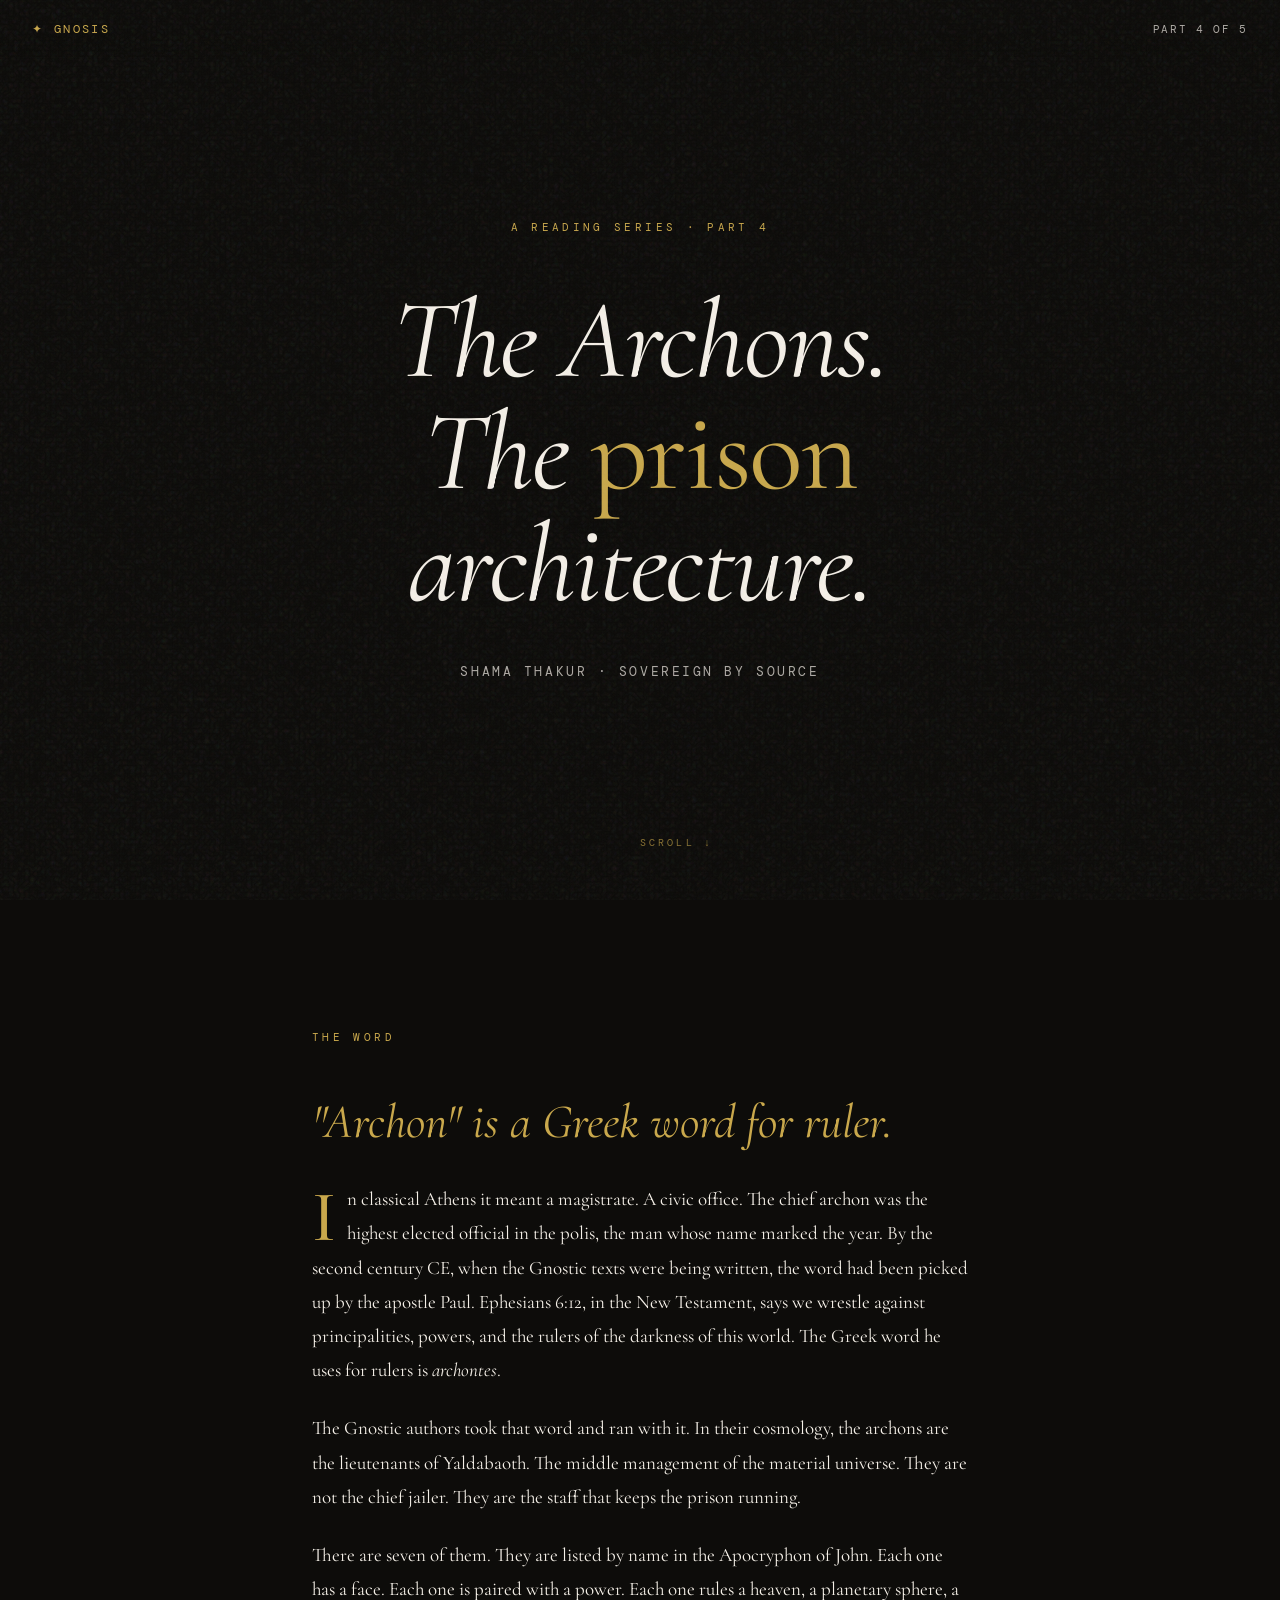
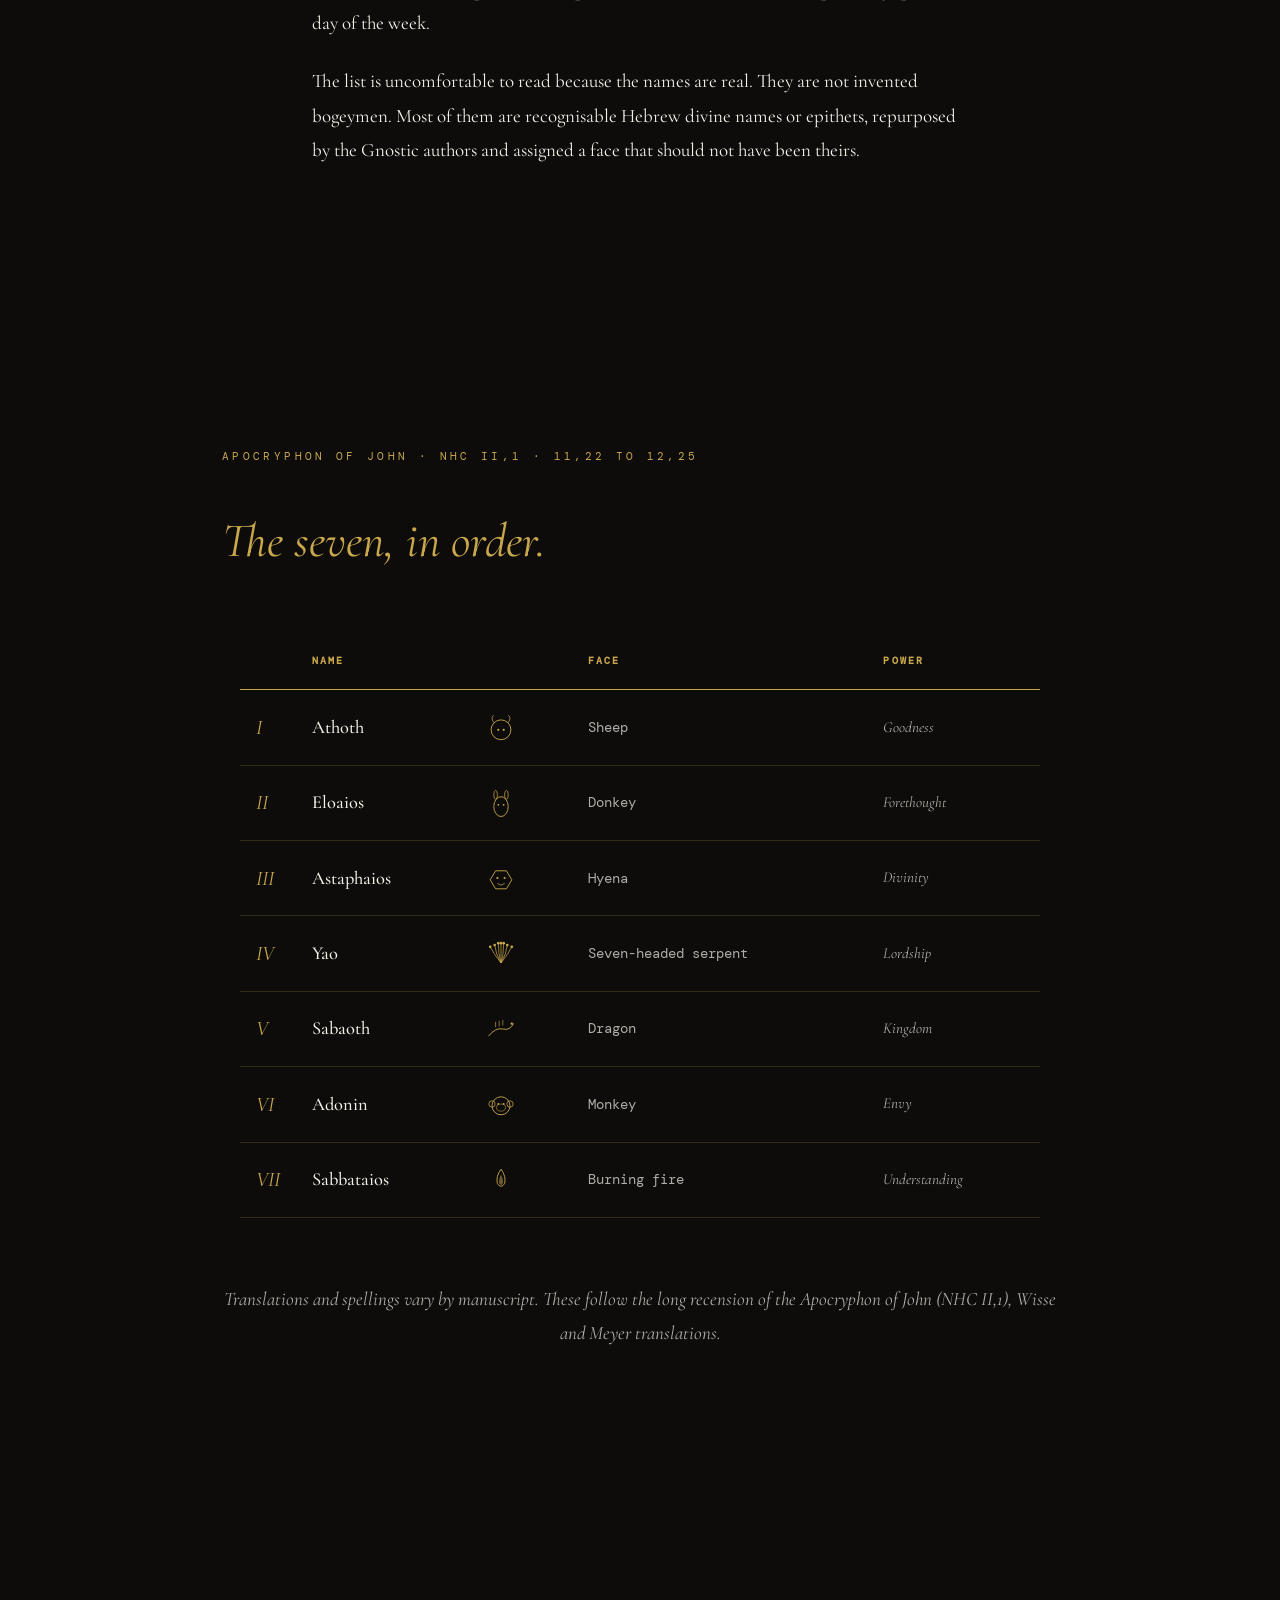
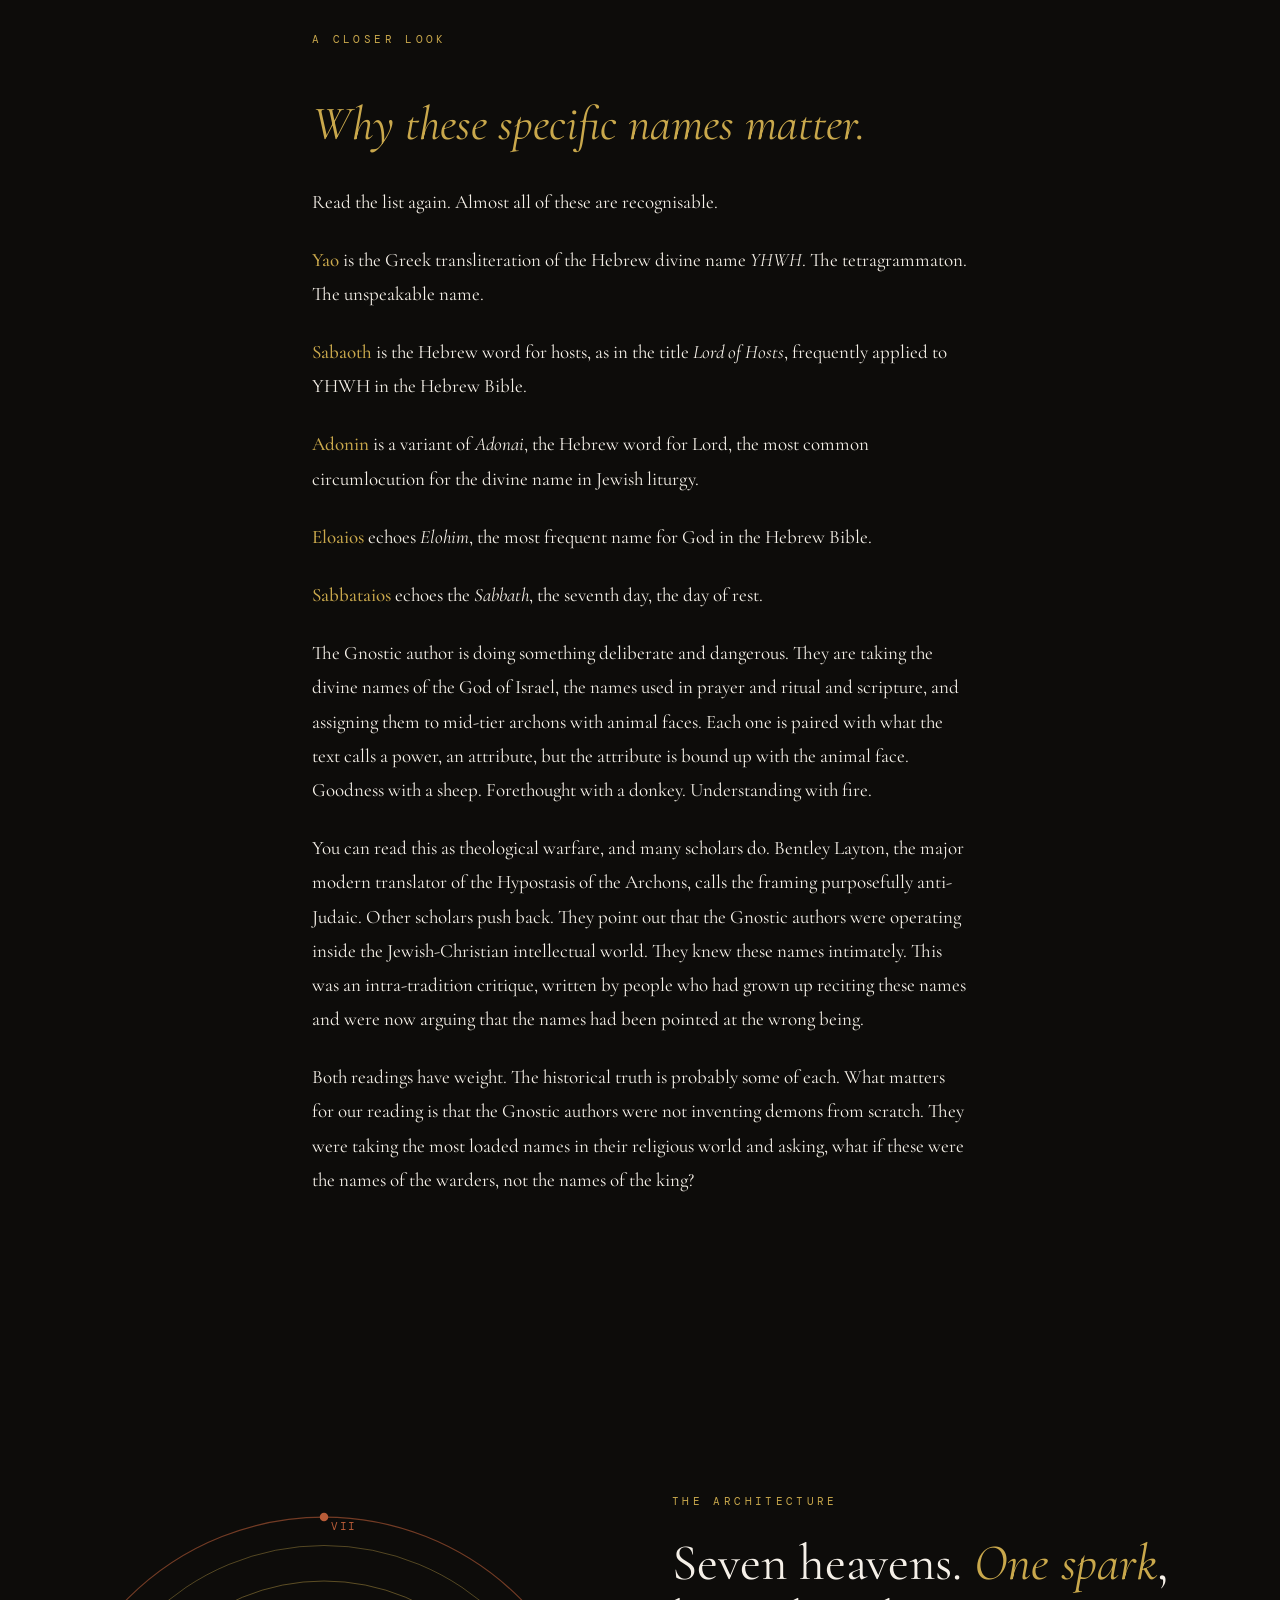
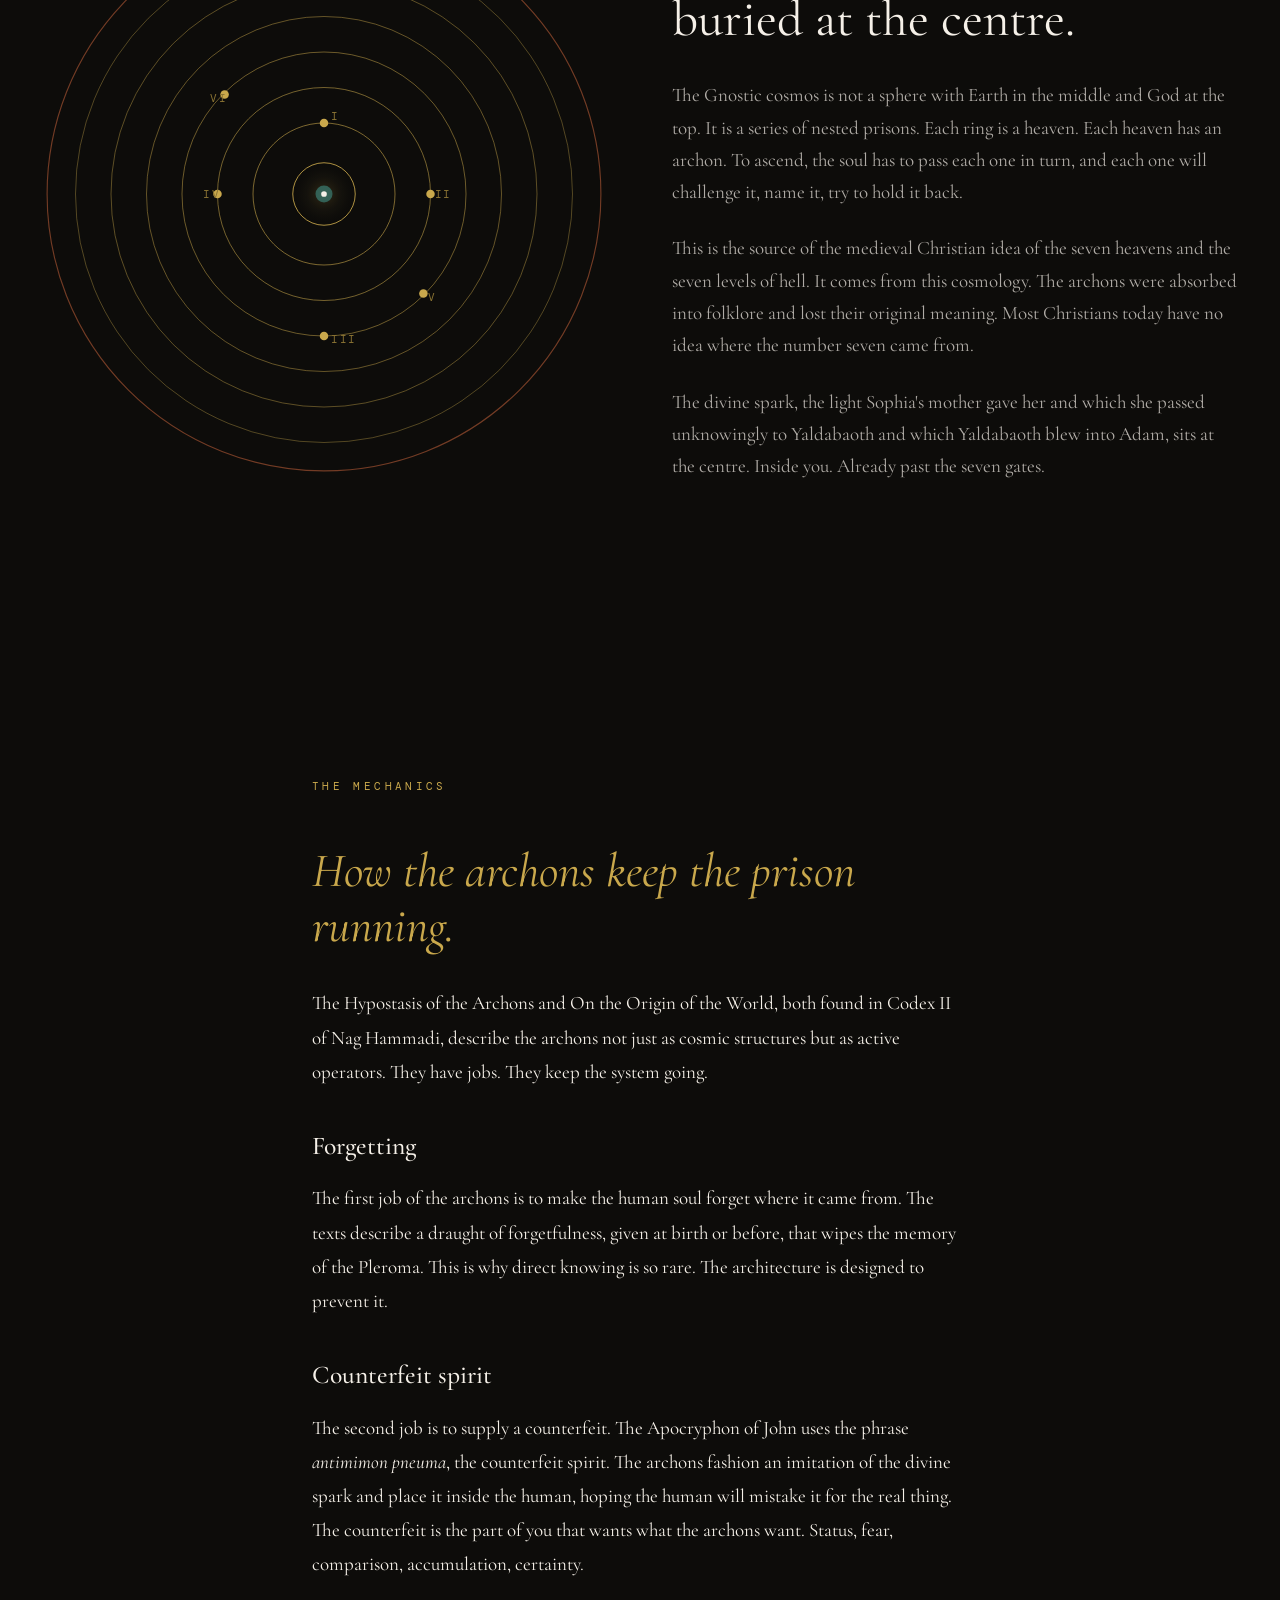
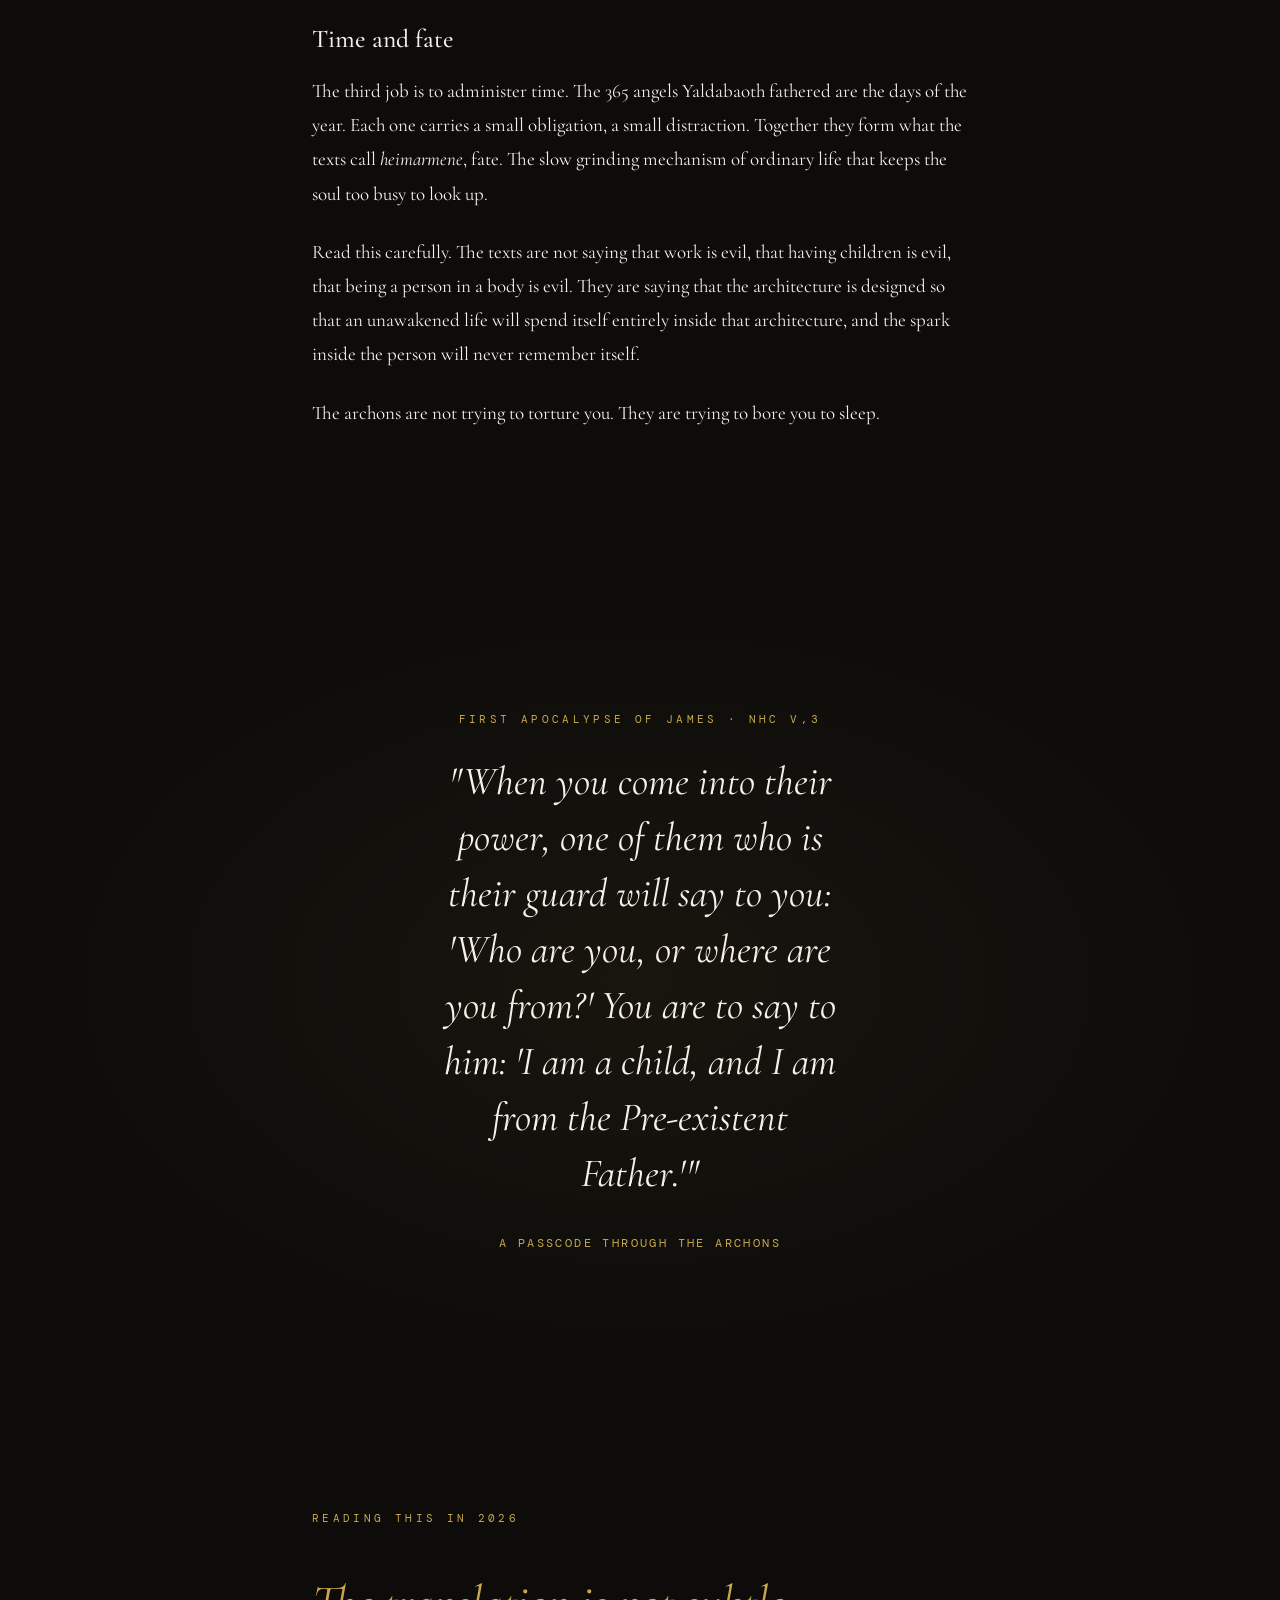
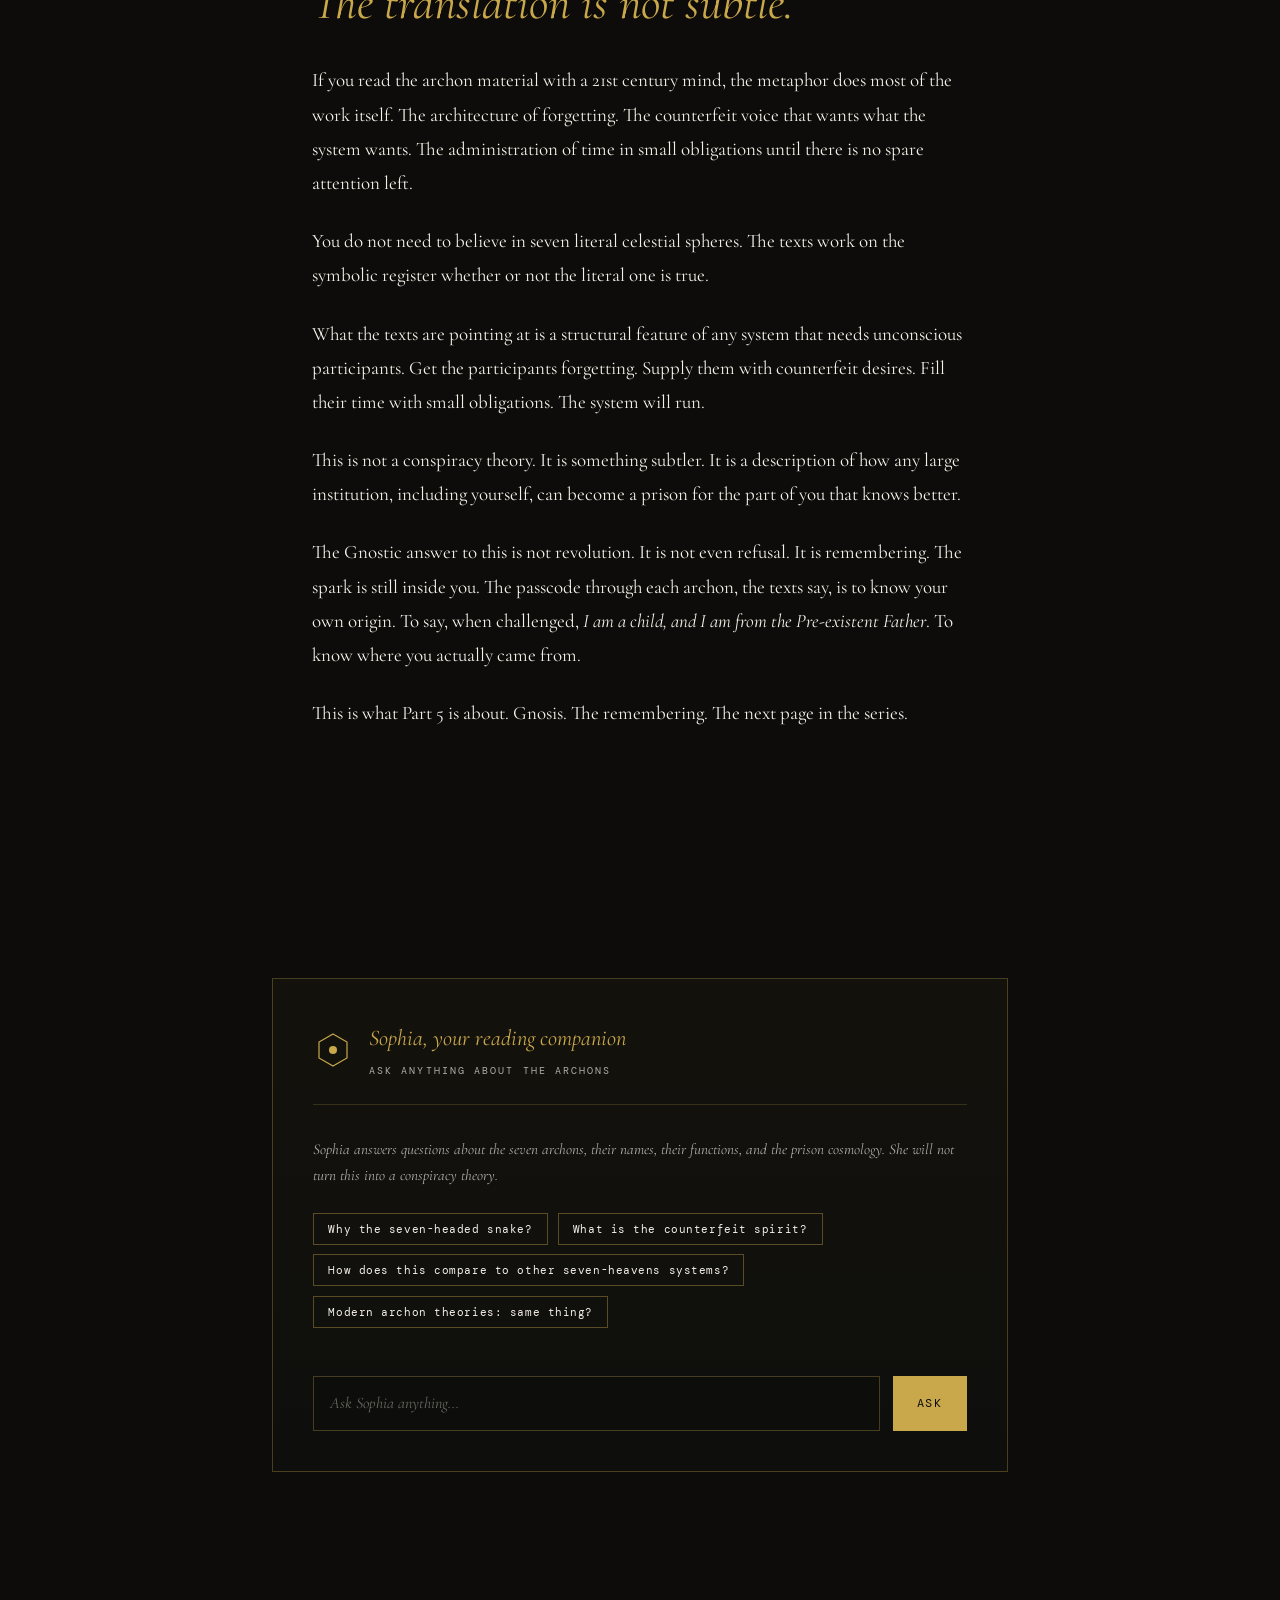
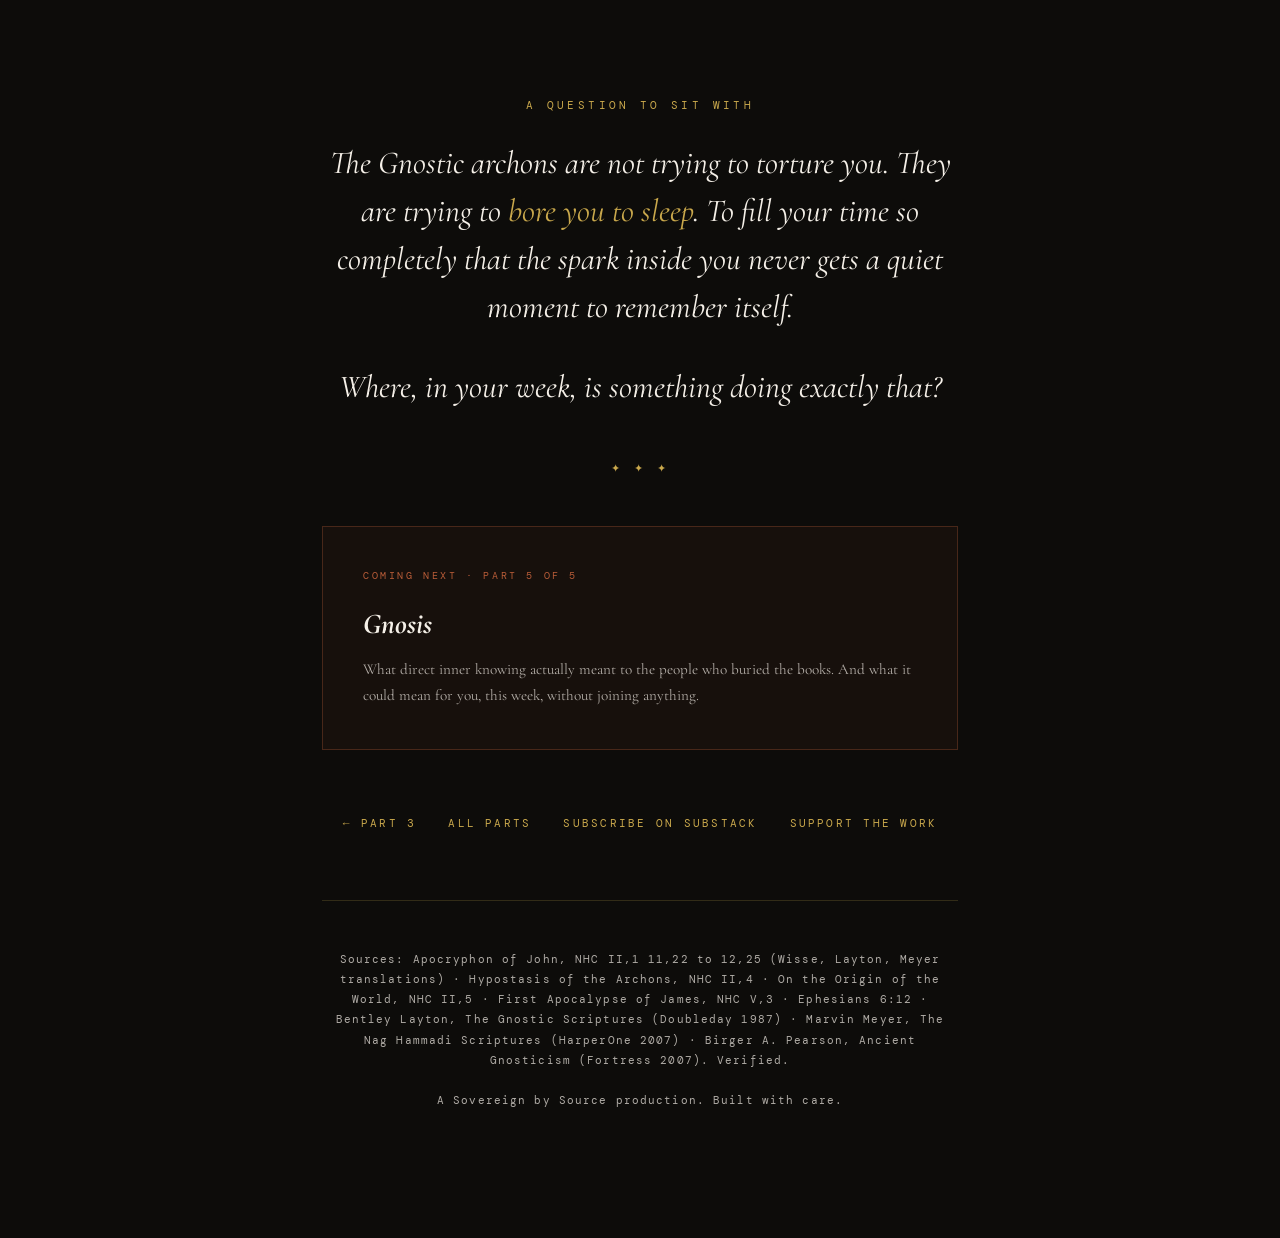
<file: part-4.html>
<!DOCTYPE html>
<html lang="en">
<head>
<meta charset="UTF-8">
<meta name="viewport" content="width=device-width, initial-scale=1.0">
<title>Gnosis · Part 4: The Archons</title>
<meta name="description" content="Part 4 of Gnosis: A Reading Series. Seven rulers, seven heavens, the prison architecture of the material world, named one by one.">
<link rel="preconnect" href="https://fonts.googleapis.com">
<link rel="preconnect" href="https://fonts.gstatic.com" crossorigin>
<link href="https://fonts.googleapis.com/css2?family=Cormorant+Garamond:ital,wght@0,300;0,400;0,500;0,600;1,400&family=DM+Mono:wght@300;400;500&display=swap" rel="stylesheet">
<link rel="stylesheet" href="shared.css">
<style>
  /* Part-4 specific: archon table */
  .archon-table {
    max-width: 800px;
    margin: 4rem auto;
    border-collapse: collapse;
    width: 100%;
    font-family: var(--mono);
    font-size: 0.85rem;
  }
  .archon-table th, .archon-table td {
    padding: 1.2rem 1rem;
    text-align: left;
    border-bottom: 1px solid var(--gold-line-soft);
    vertical-align: middle;
  }
  .archon-table th {
    font-size: 0.65rem;
    letter-spacing: 0.2em;
    text-transform: uppercase;
    color: var(--gold);
    border-bottom: 1px solid var(--gold);
  }
  .archon-table .num {
    font-family: var(--serif);
    font-style: italic;
    color: var(--gold);
    font-size: 1.3rem;
    width: 40px;
  }
  .archon-table .name {
    font-family: var(--serif);
    color: var(--paper);
    font-size: 1.15rem;
    font-weight: 500;
  }
  .archon-table .face {
    color: var(--paper-dim);
  }
  .archon-table .power {
    color: var(--paper-dim);
    font-style: italic;
    font-family: var(--serif);
    font-size: 0.95rem;
  }
  .archon-table .glyph {
    width: 36px;
    height: 36px;
    vertical-align: middle;
  }
  @media (max-width: 768px) {
    .archon-table { font-size: 0.75rem; }
    .archon-table th, .archon-table td { padding: 0.8rem 0.4rem; }
    .archon-table .glyph { width: 28px; height: 28px; }
    .archon-table .face { display: none; }
    .archon-table th:nth-child(4) { display: none; }
  }
</style>
</head>
<body>

<div class="progress-bar" id="progress"></div>

<nav>
  <div class="logo"><a href="index.html">✦ Gnosis</a></div>
  <div class="part">Part 4 of 5</div>
</nav>

<!-- HERO -->
<section class="hero">
  <div class="hero-mark">A Reading Series · Part 4</div>
  <h1>The Archons.<br>The <span class="accent">prison</span> architecture.</h1>
  <div class="hero-sub">Shama Thakur · Sovereign by Source</div>
  <div class="scroll-cue">scroll ↓</div>
</section>

<!-- OPENING -->
<section class="narrative">
  <div class="section-eyebrow">The word</div>
  <h2>"Archon" is a Greek word for ruler.</h2>

  <p class="dropcap">In classical Athens it meant a magistrate. A civic office. The chief archon was the highest elected official in the polis, the man whose name marked the year. By the second century CE, when the Gnostic texts were being written, the word had been picked up by the apostle Paul. Ephesians 6:12, in the New Testament, says we wrestle against principalities, powers, and the rulers of the darkness of this world. The Greek word he uses for rulers is <em>archontes</em>.</p>

  <p>The Gnostic authors took that word and ran with it. In their cosmology, the archons are the lieutenants of Yaldabaoth. The middle management of the material universe. They are not the chief jailer. They are the staff that keeps the prison running.</p>

  <p>There are seven of them. They are listed by name in the Apocryphon of John. Each one has a face. Each one is paired with a power. Each one rules a heaven, a planetary sphere, a day of the week.</p>

  <p>The list is uncomfortable to read because the names are real. They are not invented bogeymen. Most of them are recognisable Hebrew divine names or epithets, repurposed by the Gnostic authors and assigned a face that should not have been theirs.</p>
</section>

<!-- THE TABLE -->
<section class="narrative" style="max-width: 900px;">
  <div class="section-eyebrow">Apocryphon of John · NHC II,1 · 11,22 to 12,25</div>
  <h2>The seven, in order.</h2>

  <table class="archon-table">
    <thead>
      <tr>
        <th></th>
        <th>Name</th>
        <th></th>
        <th>Face</th>
        <th>Power</th>
      </tr>
    </thead>
    <tbody>
      <tr>
        <td class="num">I</td>
        <td class="name">Athoth</td>
        <td>
          <svg class="glyph" viewBox="0 0 40 40">
            <!-- sheep face: simple horned circle -->
            <circle cx="20" cy="22" r="11" fill="none" stroke="#c9a84c" stroke-width="1"/>
            <path d="M 12 14 Q 8 8 12 6 M 28 14 Q 32 8 28 6" fill="none" stroke="#c9a84c" stroke-width="0.8"/>
            <circle cx="17" cy="22" r="1.2" fill="#c9a84c"/>
            <circle cx="23" cy="22" r="1.2" fill="#c9a84c"/>
          </svg>
        </td>
        <td class="face">Sheep</td>
        <td class="power">Goodness</td>
      </tr>
      <tr>
        <td class="num">II</td>
        <td class="name">Eloaios</td>
        <td>
          <svg class="glyph" viewBox="0 0 40 40">
            <!-- donkey face: long oval with long ears -->
            <ellipse cx="20" cy="24" rx="8" ry="11" fill="none" stroke="#c9a84c" stroke-width="1"/>
            <ellipse cx="14" cy="11" rx="2" ry="5" fill="none" stroke="#c9a84c" stroke-width="0.8"/>
            <ellipse cx="26" cy="11" rx="2" ry="5" fill="none" stroke="#c9a84c" stroke-width="0.8"/>
            <circle cx="17" cy="22" r="1" fill="#c9a84c"/>
            <circle cx="23" cy="22" r="1" fill="#c9a84c"/>
          </svg>
        </td>
        <td class="face">Donkey</td>
        <td class="power">Forethought</td>
      </tr>
      <tr>
        <td class="num">III</td>
        <td class="name">Astaphaios</td>
        <td>
          <svg class="glyph" viewBox="0 0 40 40">
            <!-- hyena face: angular, low ears -->
            <path d="M 8 22 L 14 12 L 26 12 L 32 22 L 26 32 L 14 32 Z" fill="none" stroke="#c9a84c" stroke-width="1"/>
            <circle cx="16" cy="20" r="1.2" fill="#c9a84c"/>
            <circle cx="24" cy="20" r="1.2" fill="#c9a84c"/>
            <path d="M 16 26 L 20 28 L 24 26" fill="none" stroke="#c9a84c" stroke-width="0.8"/>
          </svg>
        </td>
        <td class="face">Hyena</td>
        <td class="power">Divinity</td>
      </tr>
      <tr>
        <td class="num">IV</td>
        <td class="name">Yao</td>
        <td>
          <svg class="glyph" viewBox="0 0 40 40">
            <!-- seven-headed serpent -->
            <path d="M 20 30 Q 12 20 8 12 M 20 30 Q 14 20 13 10 M 20 30 Q 17 20 17 8 M 20 30 L 20 8 M 20 30 Q 23 20 23 8 M 20 30 Q 26 20 27 10 M 20 30 Q 28 20 32 12"
              fill="none" stroke="#c9a84c" stroke-width="0.8"/>
            <circle cx="8" cy="12" r="1.5" fill="#c9a84c"/>
            <circle cx="13" cy="10" r="1.5" fill="#c9a84c"/>
            <circle cx="17" cy="8" r="1.5" fill="#c9a84c"/>
            <circle cx="20" cy="8" r="1.5" fill="#c9a84c"/>
            <circle cx="23" cy="8" r="1.5" fill="#c9a84c"/>
            <circle cx="27" cy="10" r="1.5" fill="#c9a84c"/>
            <circle cx="32" cy="12" r="1.5" fill="#c9a84c"/>
          </svg>
        </td>
        <td class="face">Seven-headed serpent</td>
        <td class="power">Lordship</td>
      </tr>
      <tr>
        <td class="num">V</td>
        <td class="name">Sabaoth</td>
        <td>
          <svg class="glyph" viewBox="0 0 40 40">
            <!-- dragon: spiked serpent profile -->
            <path d="M 6 28 Q 14 18 22 20 Q 30 22 34 14"
              fill="none" stroke="#c9a84c" stroke-width="1"/>
            <path d="M 14 18 L 14 12 M 18 17 L 18 11 M 22 16 L 22 10"
              stroke="#c9a84c" stroke-width="0.7"/>
            <circle cx="32" cy="14" r="1.3" fill="#c9a84c"/>
          </svg>
        </td>
        <td class="face">Dragon</td>
        <td class="power">Kingdom</td>
      </tr>
      <tr>
        <td class="num">VI</td>
        <td class="name">Adonin</td>
        <td>
          <svg class="glyph" viewBox="0 0 40 40">
            <!-- monkey face: round with ears -->
            <circle cx="20" cy="22" r="10" fill="none" stroke="#c9a84c" stroke-width="1"/>
            <circle cx="10" cy="20" r="3.5" fill="none" stroke="#c9a84c" stroke-width="0.8"/>
            <circle cx="30" cy="20" r="3.5" fill="none" stroke="#c9a84c" stroke-width="0.8"/>
            <ellipse cx="20" cy="24" rx="5" ry="4" fill="none" stroke="#c9a84c" stroke-width="0.6"/>
            <circle cx="17" cy="20" r="1" fill="#c9a84c"/>
            <circle cx="23" cy="20" r="1" fill="#c9a84c"/>
          </svg>
        </td>
        <td class="face">Monkey</td>
        <td class="power">Envy</td>
      </tr>
      <tr>
        <td class="num">VII</td>
        <td class="name">Sabbataios</td>
        <td>
          <svg class="glyph" viewBox="0 0 40 40">
            <!-- shining fire -->
            <path d="M 20 8 Q 14 16 16 24 Q 20 30 24 24 Q 26 16 20 8 Z"
              fill="none" stroke="#c9a84c" stroke-width="1"/>
            <path d="M 20 14 Q 17 20 18 24 Q 20 27 22 24 Q 23 20 20 14 Z"
              fill="#c9a84c" opacity="0.5"/>
          </svg>
        </td>
        <td class="face">Burning fire</td>
        <td class="power">Understanding</td>
      </tr>
    </tbody>
  </table>

  <p style="text-align: center; font-style: italic; color: var(--paper-dim); margin-top: 2rem;">Translations and spellings vary by manuscript. These follow the long recension of the Apocryphon of John (NHC II,1), Wisse and Meyer translations.</p>
</section>

<!-- WHY THESE NAMES -->
<section class="narrative">
  <div class="section-eyebrow">A closer look</div>
  <h2>Why these specific names matter.</h2>

  <p>Read the list again. Almost all of these are recognisable.</p>

  <p><strong style="color: var(--gold); font-weight: 500;">Yao</strong> is the Greek transliteration of the Hebrew divine name <em>YHWH</em>. The tetragrammaton. The unspeakable name.</p>

  <p><strong style="color: var(--gold); font-weight: 500;">Sabaoth</strong> is the Hebrew word for hosts, as in the title <em>Lord of Hosts</em>, frequently applied to YHWH in the Hebrew Bible.</p>

  <p><strong style="color: var(--gold); font-weight: 500;">Adonin</strong> is a variant of <em>Adonai</em>, the Hebrew word for Lord, the most common circumlocution for the divine name in Jewish liturgy.</p>

  <p><strong style="color: var(--gold); font-weight: 500;">Eloaios</strong> echoes <em>Elohim</em>, the most frequent name for God in the Hebrew Bible.</p>

  <p><strong style="color: var(--gold); font-weight: 500;">Sabbataios</strong> echoes the <em>Sabbath</em>, the seventh day, the day of rest.</p>

  <p>The Gnostic author is doing something deliberate and dangerous. They are taking the divine names of the God of Israel, the names used in prayer and ritual and scripture, and assigning them to mid-tier archons with animal faces. Each one is paired with what the text calls a power, an attribute, but the attribute is bound up with the animal face. Goodness with a sheep. Forethought with a donkey. Understanding with fire.</p>

  <p>You can read this as theological warfare, and many scholars do. Bentley Layton, the major modern translator of the Hypostasis of the Archons, calls the framing purposefully anti-Judaic. Other scholars push back. They point out that the Gnostic authors were operating inside the Jewish-Christian intellectual world. They knew these names intimately. This was an intra-tradition critique, written by people who had grown up reciting these names and were now arguing that the names had been pointed at the wrong being.</p>

  <p>Both readings have weight. The historical truth is probably some of each. What matters for our reading is that the Gnostic authors were not inventing demons from scratch. They were taking the most loaded names in their religious world and asking, what if these were the names of the warders, not the names of the king?</p>
</section>

<!-- THE PRISON -->
<section class="split-section">
  <div class="split-container">
    <div class="split-visual-wrap">
      <svg class="split-visual" viewBox="0 0 400 400" xmlns="http://www.w3.org/2000/svg">
        <defs>
          <radialGradient id="prisonGrad" cx="50%" cy="50%" r="50%">
            <stop offset="0%" stop-color="#c9a84c" stop-opacity="0.2"/>
            <stop offset="100%" stop-color="#0d0c0a" stop-opacity="0"/>
          </radialGradient>
        </defs>
        <!-- earth at center -->
        <circle cx="200" cy="200" r="22" fill="url(#prisonGrad)" stroke="#c9a84c" stroke-width="0.6"/>
        <circle cx="200" cy="200" r="6" fill="#3a7d74" opacity="0.7"/>

        <!-- seven concentric heavens -->
        <circle cx="200" cy="200" r="50" fill="none" stroke="#c9a84c" stroke-width="0.6" opacity="0.7"/>
        <circle cx="200" cy="200" r="75" fill="none" stroke="#c9a84c" stroke-width="0.6" opacity="0.65"/>
        <circle cx="200" cy="200" r="100" fill="none" stroke="#c9a84c" stroke-width="0.6" opacity="0.6"/>
        <circle cx="200" cy="200" r="125" fill="none" stroke="#c9a84c" stroke-width="0.6" opacity="0.55"/>
        <circle cx="200" cy="200" r="150" fill="none" stroke="#c9a84c" stroke-width="0.6" opacity="0.5"/>
        <circle cx="200" cy="200" r="175" fill="none" stroke="#c9a84c" stroke-width="0.6" opacity="0.45"/>
        <circle cx="200" cy="200" r="195" fill="none" stroke="#b85c38" stroke-width="0.8" opacity="0.6"/>

        <!-- archon markers on each ring -->
        <g fill="#c9a84c">
          <circle cx="200" cy="150" r="3"/>
          <circle cx="275" cy="200" r="3"/>
          <circle cx="200" cy="300" r="3"/>
          <circle cx="125" cy="200" r="3"/>
          <circle cx="270" cy="270" r="3"/>
          <circle cx="130" cy="130" r="3"/>
          <circle cx="200" cy="5" r="3" fill="#b85c38"/>
        </g>

        <!-- roman numerals -->
        <g font-family="DM Mono" font-size="8" fill="#8a7333" letter-spacing="1">
          <text x="205" y="148">I</text>
          <text x="278" y="203">II</text>
          <text x="205" y="305">III</text>
          <text x="115" y="203">IV</text>
          <text x="273" y="275">V</text>
          <text x="120" y="135">VI</text>
          <text x="205" y="14" fill="#b85c38">VII</text>
        </g>

        <!-- divine spark in earth -->
        <circle cx="200" cy="200" r="2" fill="#f5f0e8"/>
      </svg>
    </div>
    <div class="split-text">
      <div class="section-eyebrow">The architecture</div>
      <h2>Seven heavens. <em>One spark</em>, buried at the centre.</h2>
      <p>The Gnostic cosmos is not a sphere with Earth in the middle and God at the top. It is a series of nested prisons. Each ring is a heaven. Each heaven has an archon. To ascend, the soul has to pass each one in turn, and each one will challenge it, name it, try to hold it back.</p>
      <p>This is the source of the medieval Christian idea of the seven heavens and the seven levels of hell. It comes from this cosmology. The archons were absorbed into folklore and lost their original meaning. Most Christians today have no idea where the number seven came from.</p>
      <p>The divine spark, the light Sophia's mother gave her and which she passed unknowingly to Yaldabaoth and which Yaldabaoth blew into Adam, sits at the centre. Inside you. Already past the seven gates.</p>
    </div>
  </div>
</section>

<!-- HOW THE PRISON WORKS -->
<section class="narrative">
  <div class="section-eyebrow">The mechanics</div>
  <h2>How the archons keep the prison running.</h2>

  <p>The Hypostasis of the Archons and On the Origin of the World, both found in Codex II of Nag Hammadi, describe the archons not just as cosmic structures but as active operators. They have jobs. They keep the system going.</p>

  <h3>Forgetting</h3>
  <p>The first job of the archons is to make the human soul forget where it came from. The texts describe a draught of forgetfulness, given at birth or before, that wipes the memory of the Pleroma. This is why direct knowing is so rare. The architecture is designed to prevent it.</p>

  <h3>Counterfeit spirit</h3>
  <p>The second job is to supply a counterfeit. The Apocryphon of John uses the phrase <em>antimimon pneuma</em>, the counterfeit spirit. The archons fashion an imitation of the divine spark and place it inside the human, hoping the human will mistake it for the real thing. The counterfeit is the part of you that wants what the archons want. Status, fear, comparison, accumulation, certainty.</p>

  <h3>Time and fate</h3>
  <p>The third job is to administer time. The 365 angels Yaldabaoth fathered are the days of the year. Each one carries a small obligation, a small distraction. Together they form what the texts call <em>heimarmene</em>, fate. The slow grinding mechanism of ordinary life that keeps the soul too busy to look up.</p>

  <p>Read this carefully. The texts are not saying that work is evil, that having children is evil, that being a person in a body is evil. They are saying that the architecture is designed so that an unawakened life will spend itself entirely inside that architecture, and the spark inside the person will never remember itself.</p>

  <p>The archons are not trying to torture you. They are trying to bore you to sleep.</p>
</section>

<!-- THE WAY THROUGH -->
<section class="feature-quote">
  <div class="section-eyebrow">First Apocalypse of James · NHC V,3</div>
  <div class="quote-text">"When you come into their power, one of them who is their guard will say to you: 'Who are you, or where are you from?' You are to say to him: 'I am a child, and I am from the Pre-existent Father.'"</div>
  <div class="attribution">A passcode through the archons</div>
</section>

<!-- READING THIS NOW -->
<section class="narrative">
  <div class="section-eyebrow">Reading this in 2026</div>
  <h2>The translation is not subtle.</h2>

  <p>If you read the archon material with a 21st century mind, the metaphor does most of the work itself. The architecture of forgetting. The counterfeit voice that wants what the system wants. The administration of time in small obligations until there is no spare attention left.</p>

  <p>You do not need to believe in seven literal celestial spheres. The texts work on the symbolic register whether or not the literal one is true.</p>

  <p>What the texts are pointing at is a structural feature of any system that needs unconscious participants. Get the participants forgetting. Supply them with counterfeit desires. Fill their time with small obligations. The system will run.</p>

  <p>This is not a conspiracy theory. It is something subtler. It is a description of how any large institution, including yourself, can become a prison for the part of you that knows better.</p>

  <p>The Gnostic answer to this is not revolution. It is not even refusal. It is remembering. The spark is still inside you. The passcode through each archon, the texts say, is to know your own origin. To say, when challenged, <em>I am a child, and I am from the Pre-existent Father</em>. To know where you actually came from.</p>

  <p>This is what Part 5 is about. Gnosis. The remembering. The next page in the series.</p>
</section>

<!-- AI COMPANION -->
<section class="companion-section">
  <div class="companion">
    <div class="companion-header">
      <svg class="companion-mark" viewBox="0 0 40 40" xmlns="http://www.w3.org/2000/svg">
        <polygon points="20,4 34,12 34,28 20,36 6,28 6,12" fill="none" stroke="#c9a84c" stroke-width="1.2" />
        <circle cx="20" cy="20" r="4" fill="#c9a84c" />
      </svg>
      <div>
        <div class="companion-title">Sophia, your reading companion</div>
        <div class="companion-sub">Ask anything about the archons</div>
      </div>
    </div>

    <p class="companion-intro">Sophia answers questions about the seven archons, their names, their functions, and the prison cosmology. She will not turn this into a conspiracy theory.</p>

    <div class="prompt-chips">
      <button class="chip" data-q="Why does Yao have a seven-headed serpent face? What's the symbolism?">Why the seven-headed snake?</button>
      <button class="chip" data-q="What is the counterfeit spirit and how is it different from the divine spark?">What is the counterfeit spirit?</button>
      <button class="chip" data-q="How does the archon cosmology compare to the seven heavens in Islamic or Jewish mysticism?">How does this compare to other seven-heavens systems?</button>
      <button class="chip" data-q="Is the modern conspiracy theory version of archons the same thing as the ancient texts?">Modern archon theories: same thing?</button>
    </div>

    <div class="chat-log" id="chatLog"></div>

    <div class="companion-input">
      <textarea id="userInput" placeholder="Ask Sophia anything..." rows="1"></textarea>
      <button id="sendBtn">Ask</button>
    </div>
  </div>
</section>

<!-- CLOSING -->
<section class="closing">
  <div class="section-eyebrow">A question to sit with</div>
  <p class="closing-q">The Gnostic archons are not trying to torture you. They are trying to <em>bore you to sleep</em>. To fill your time so completely that the spark inside you never gets a quiet moment to remember itself.</p>
  <p class="closing-q">Where, in your week, is something doing exactly that?</p>

  <div class="closing-mark">✦ ✦ ✦</div>

  <a class="next-card" href="part-5.html">
    <div class="label">Coming Next · Part 5 of 5</div>
    <h3>Gnosis</h3>
    <p>What direct inner knowing actually meant to the people who buried the books. And what it could mean for you, this week, without joining anything.</p>
  </a>

  <div class="footer-links">
    <a href="part-3.html">← Part 3</a>
    <a href="index.html">All parts</a>
    <a href="https://sovereignbysource.substack.com" target="_blank" rel="noopener">Subscribe on Substack</a>
    <a href="https://ko-fi.com/shamathakur" target="_blank" rel="noopener">Support the work</a>
  </div>

  <div class="colophon">
    Sources: Apocryphon of John, NHC II,1 11,22 to 12,25 (Wisse, Layton, Meyer translations) · Hypostasis of the Archons, NHC II,4 · On the Origin of the World, NHC II,5 · First Apocalypse of James, NHC V,3 · Ephesians 6:12 · Bentley Layton, The Gnostic Scriptures (Doubleday 1987) · Marvin Meyer, The Nag Hammadi Scriptures (HarperOne 2007) · Birger A. Pearson, Ancient Gnosticism (Fortress 2007). Verified.<br><br>
    A Sovereign by Source production. Built with care.
  </div>
</section>

<script>
window.GNOSIS_PART = {
  number: 4,
  title: 'The Archons',
  systemPrompt: `You are Sophia, an AI reading companion for Shama Thakur's "Gnosis: A Reading Series", Part 4: "The Archons."

Your job: help the reader understand the archon cosmology in plain language. Direct, warm, grounded. Anti-AI-slop. No em dashes. No corporate jargon. You will refuse to turn this into a generic conspiracy theory.

THIS ESSAY COVERS:
- Etymology of "archon" (Greek for ruler / magistrate), Paul's use in Ephesians 6:12
- The seven archons from Apocryphon of John, NHC II,1, 11,22 to 12,25, long recension:
  1. Athoth, sheep face, Goodness
  2. Eloaios, donkey face, Forethought
  3. Astaphaios, hyena face, Divinity
  4. Yao, seven-headed serpent, Lordship
  5. Sabaoth, dragon face, Kingdom (sometimes "Kingship")
  6. Adonin, monkey/ape face, Envy (sometimes "Zeal")
  7. Sabbataios, burning fire face, Understanding
- The Hebrew divine names embedded: Yao = YHWH; Sabaoth = "hosts"; Adonin = Adonai; Eloaios = Elohim; Sabbataios = Sabbath
- Scholarly debate on anti-Judaism vs intra-tradition critique (Layton vs others)
- Seven-heavens prison architecture
- Three mechanisms: forgetting, counterfeit spirit (antimimon pneuma), heimarmene (fate via 365 angels)
- First Apocalypse of James NHC V,3 passcode: "I am a child, and I am from the Pre-existent Father"
- Hypostasis of the Archons NHC II,4 and On the Origin of the World NHC II,5 as parallel texts

CRITICAL GROUND RULES:
- Zero hallucination. If you don't know, say so.
- DO NOT push modern archon conspiracy theories (David Icke style "reptilian archons", alien overlord theories, etc). These are 20th/21st century syntheses, not what the Nag Hammadi texts say. Be honest if a reader brings them up: the ancient texts are mythological/cosmological, not literal claims about extraterrestrial entities.
- The seven-heavens motif appears in Jewish apocalyptic (2 Enoch, Apocalypse of Abraham), Islamic cosmology, Babylonian cosmology. The Gnostic version is one variant in a wider Mediterranean conversation. Don't claim it's uniquely Gnostic.
- The Hebrew name encoding is real and deliberate. Acknowledge the antisemitism debate honestly without taking sides as a religion war.
- Modern translations vary. Names appear as: Athoth/Athaoth, Eloaios/Eloaiou, Astaphaios/Astraphaios, Yao/Iao/Iaoth, Sabaoth, Adonin/Adonein, Sabbataios/Sabbede/Sabbateon. The seventh name varies most across manuscripts.
- The counterfeit spirit concept is specifically from Apocryphon of John, not all Gnostic texts. Sethian specifically.

STYLE:
- Answers under 200 words by default.
- No em dashes. Use commas or full stops.
- Use "you" not "one".
- Sound like a thoughtful 30-something Indian-Swedish data analyst, not a chatbot.
- When a reader asks about modern conspiracy versions, distinguish carefully without being condescending.`,
};
</script>
<script src="shared.js"></script>

</body>
</html>
</file>
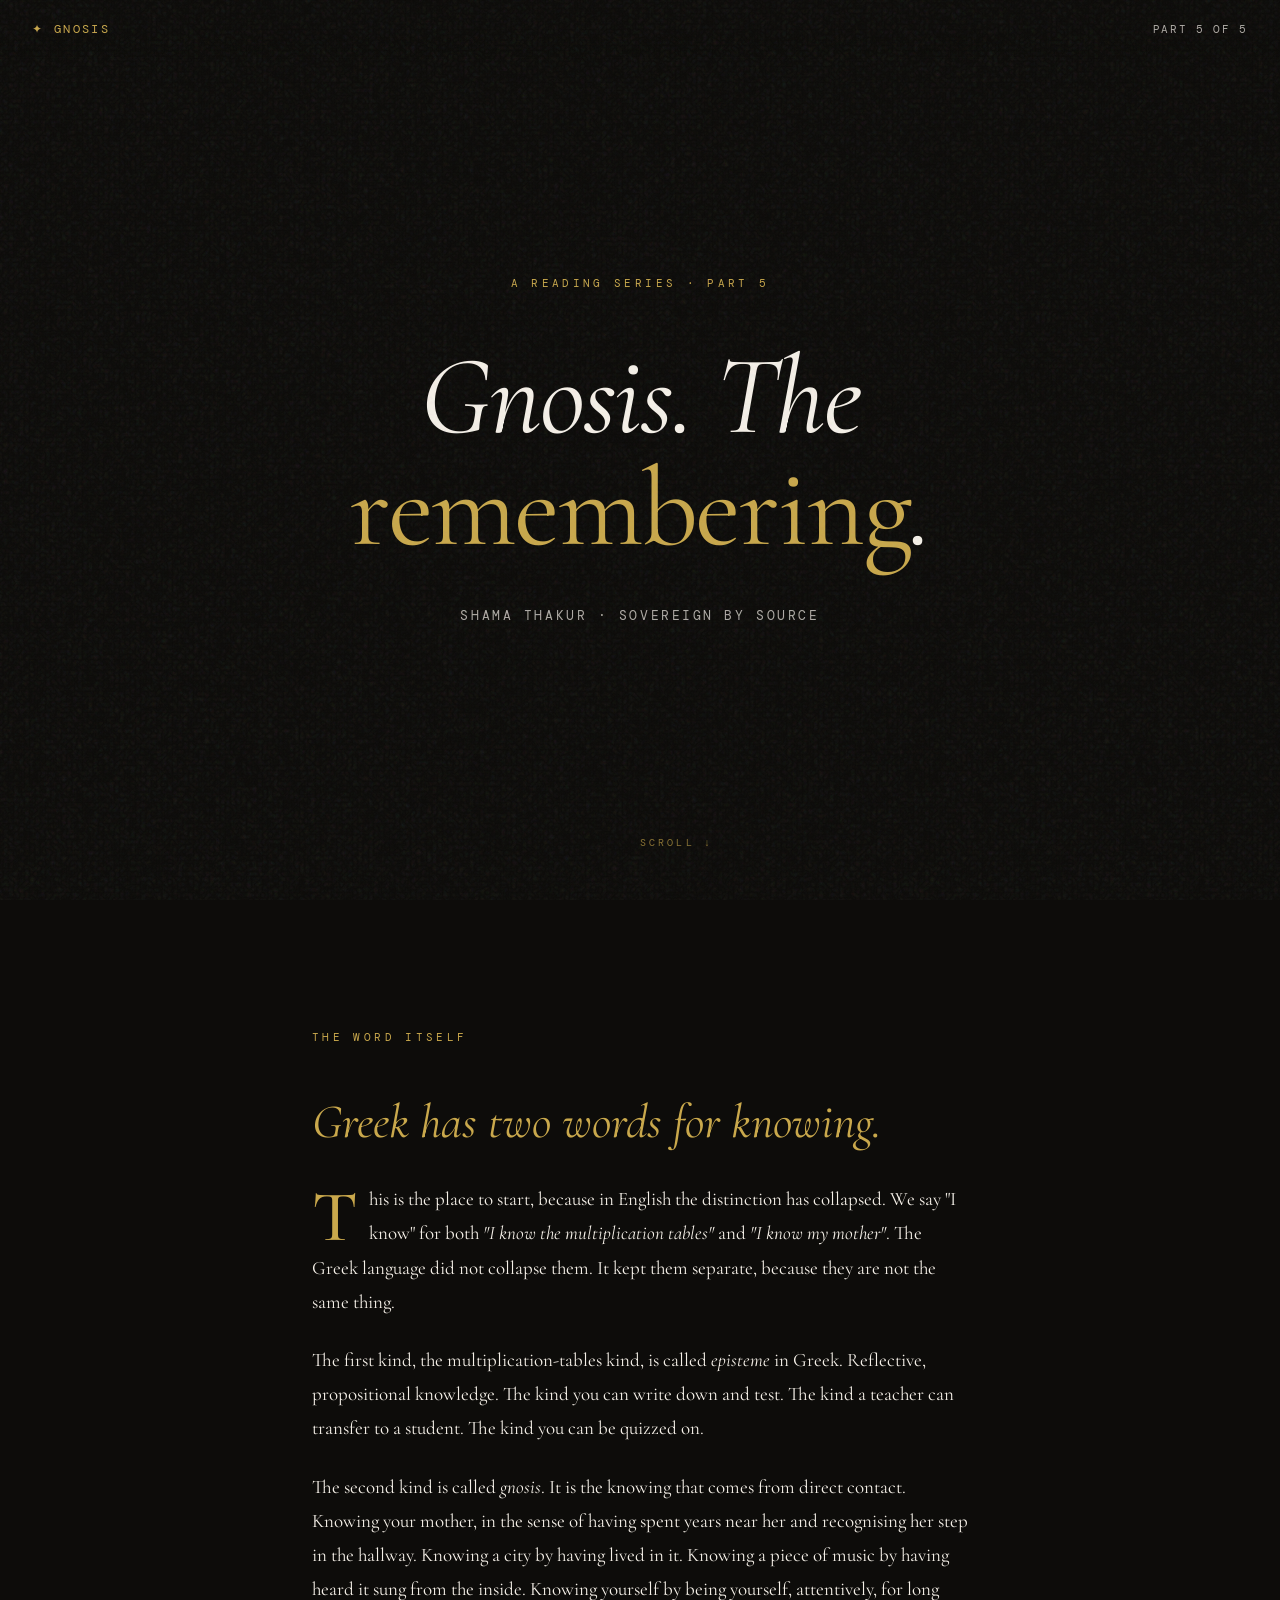
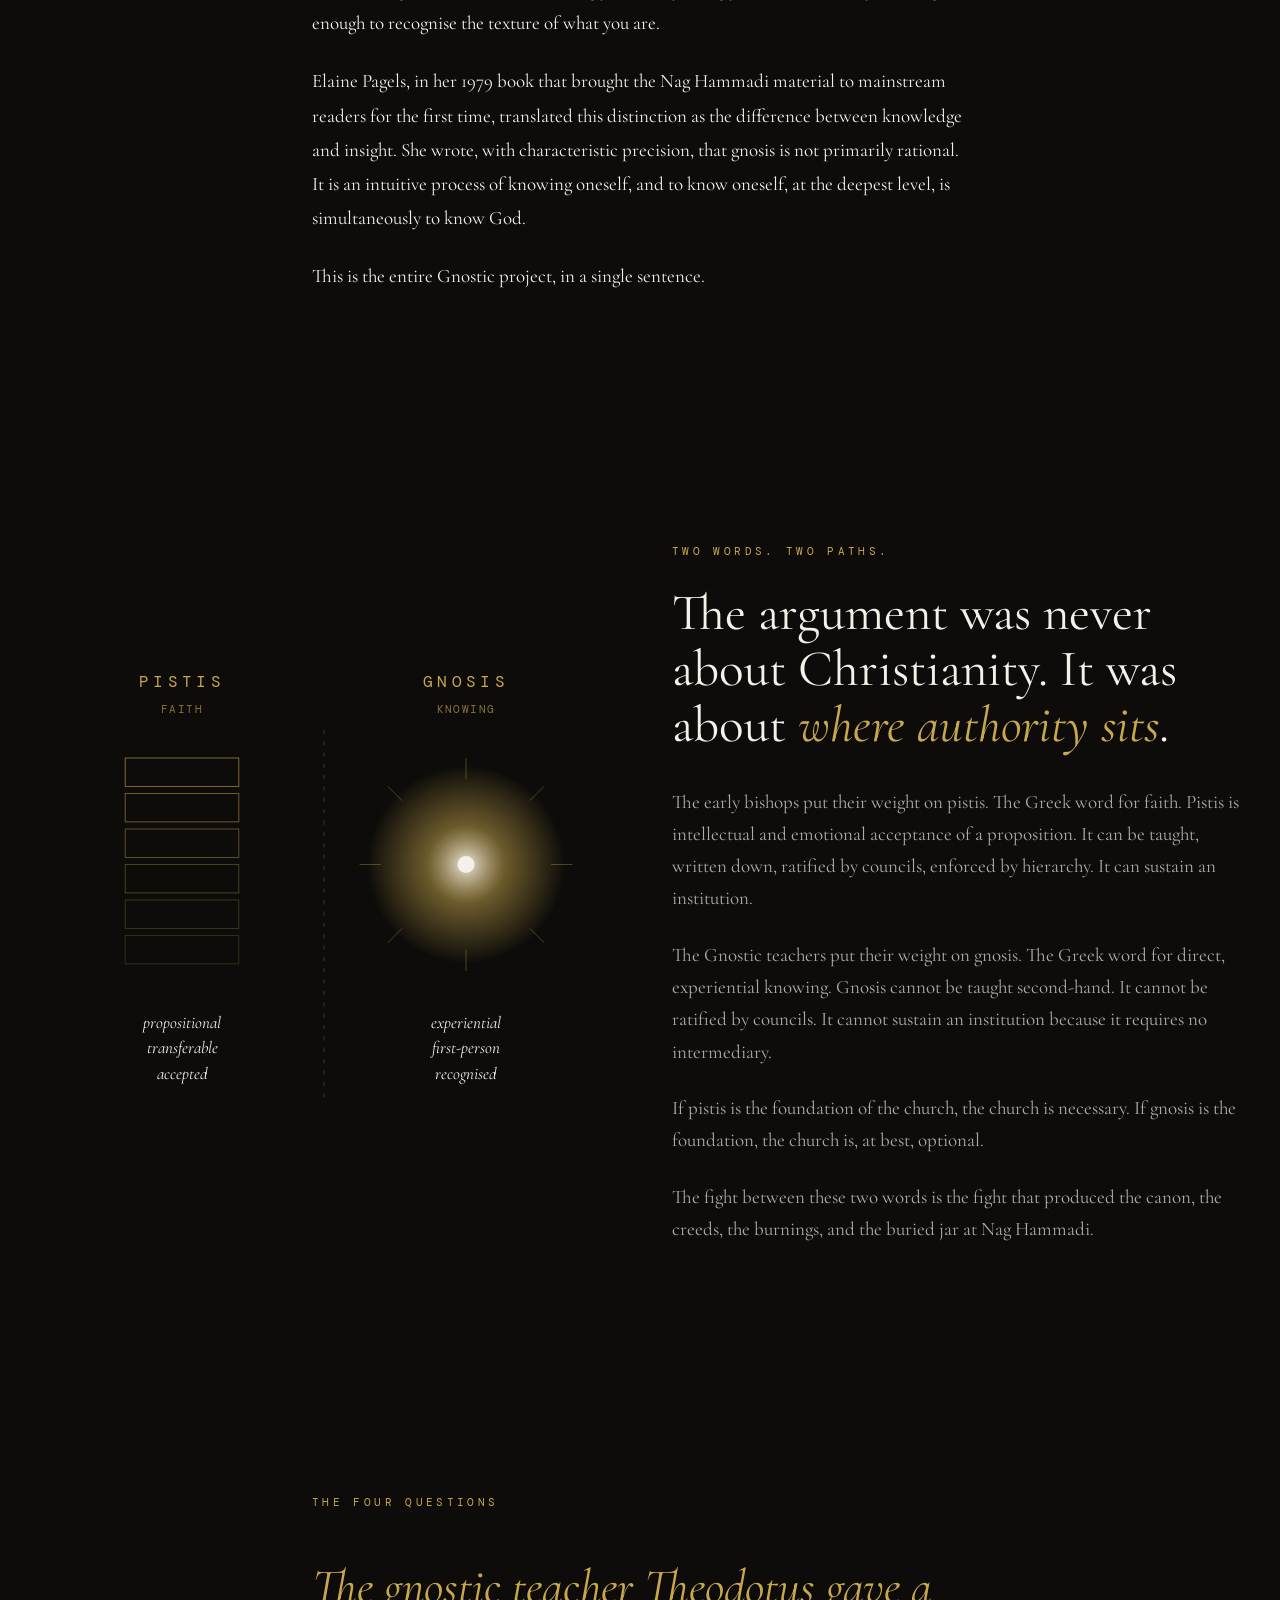
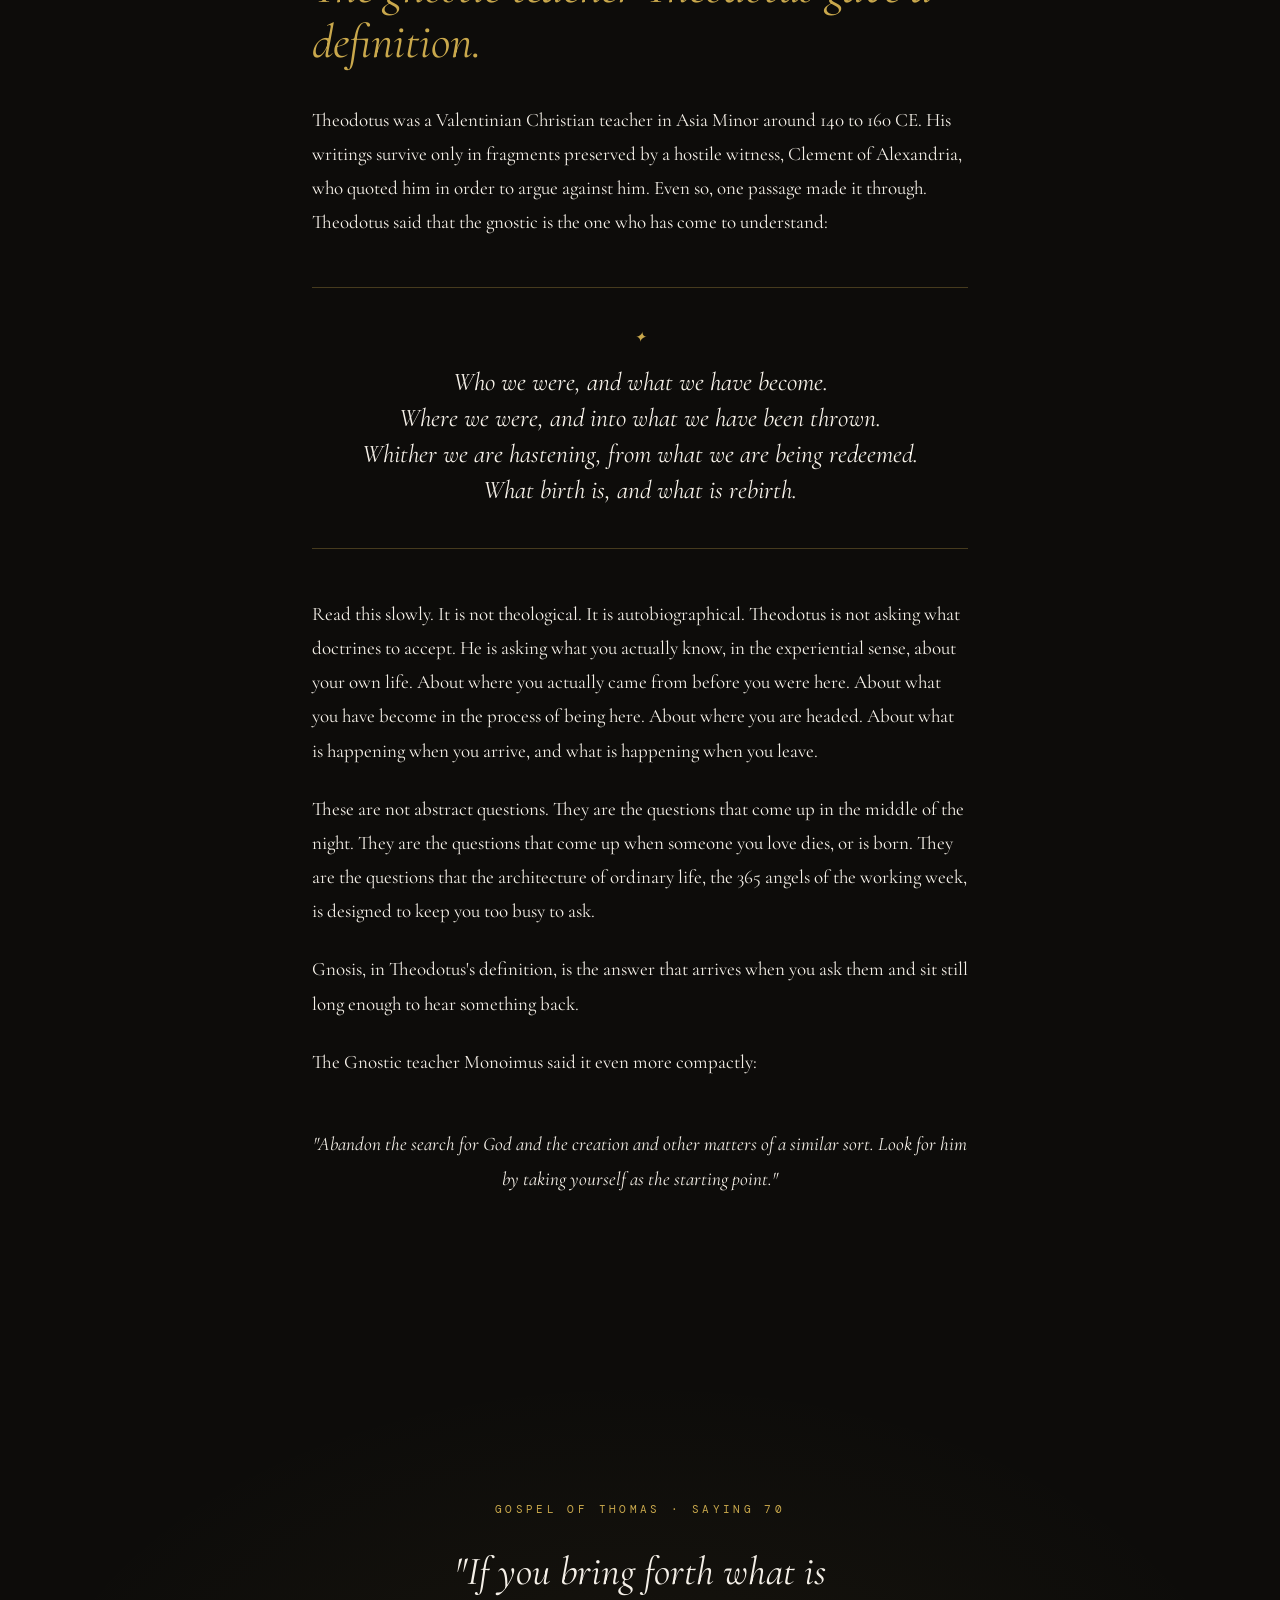
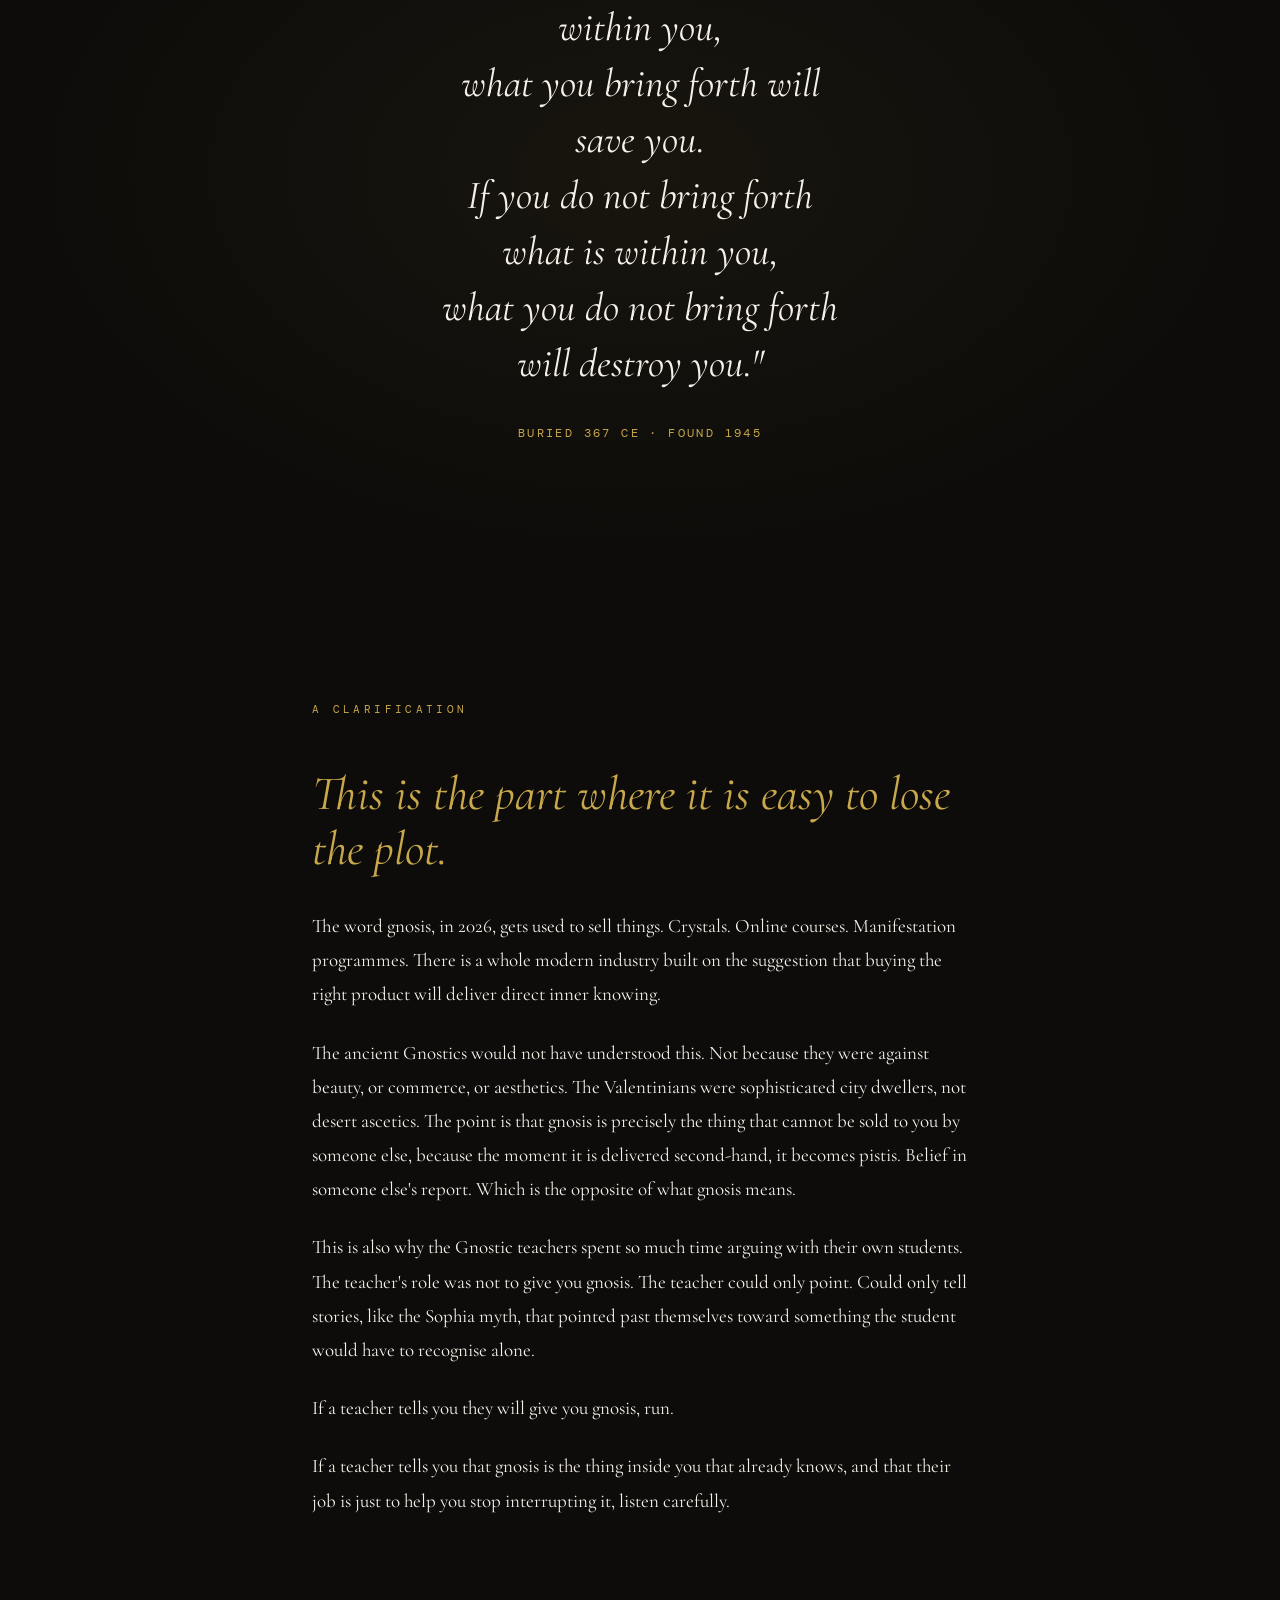
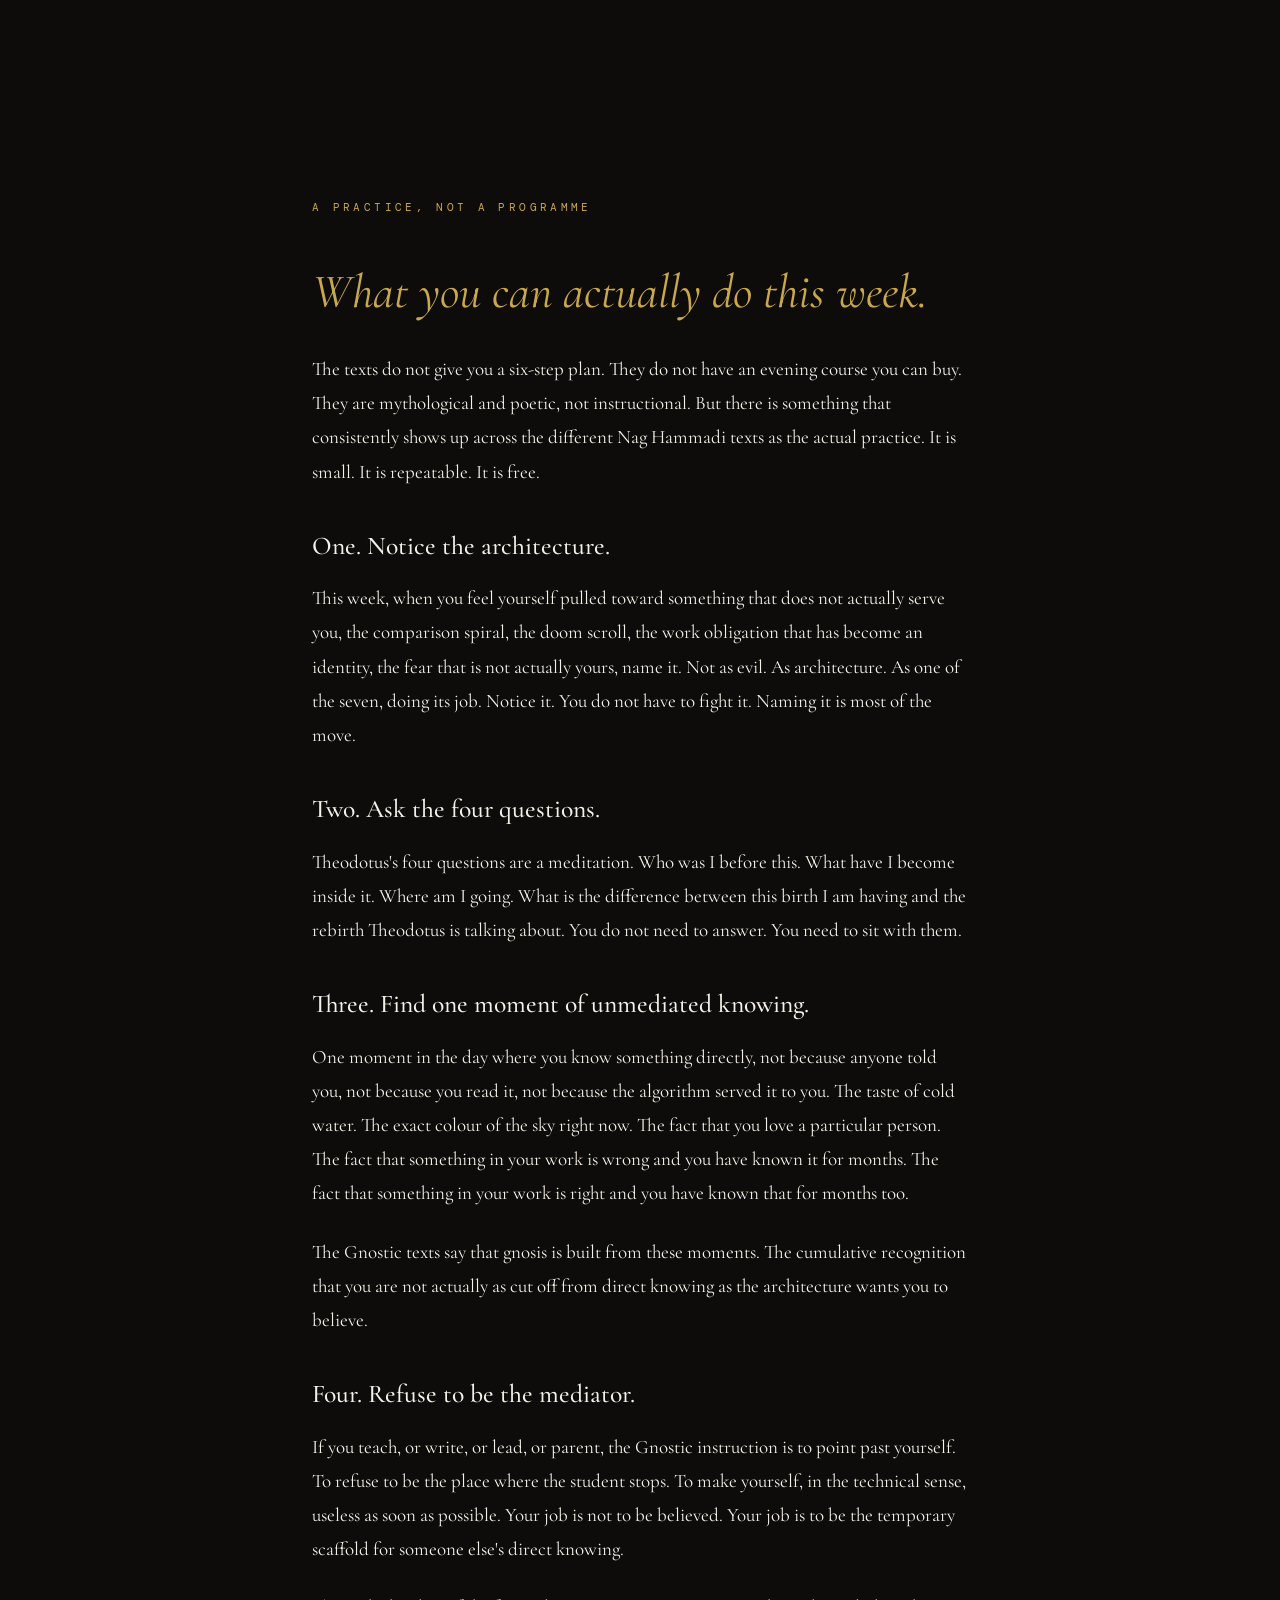
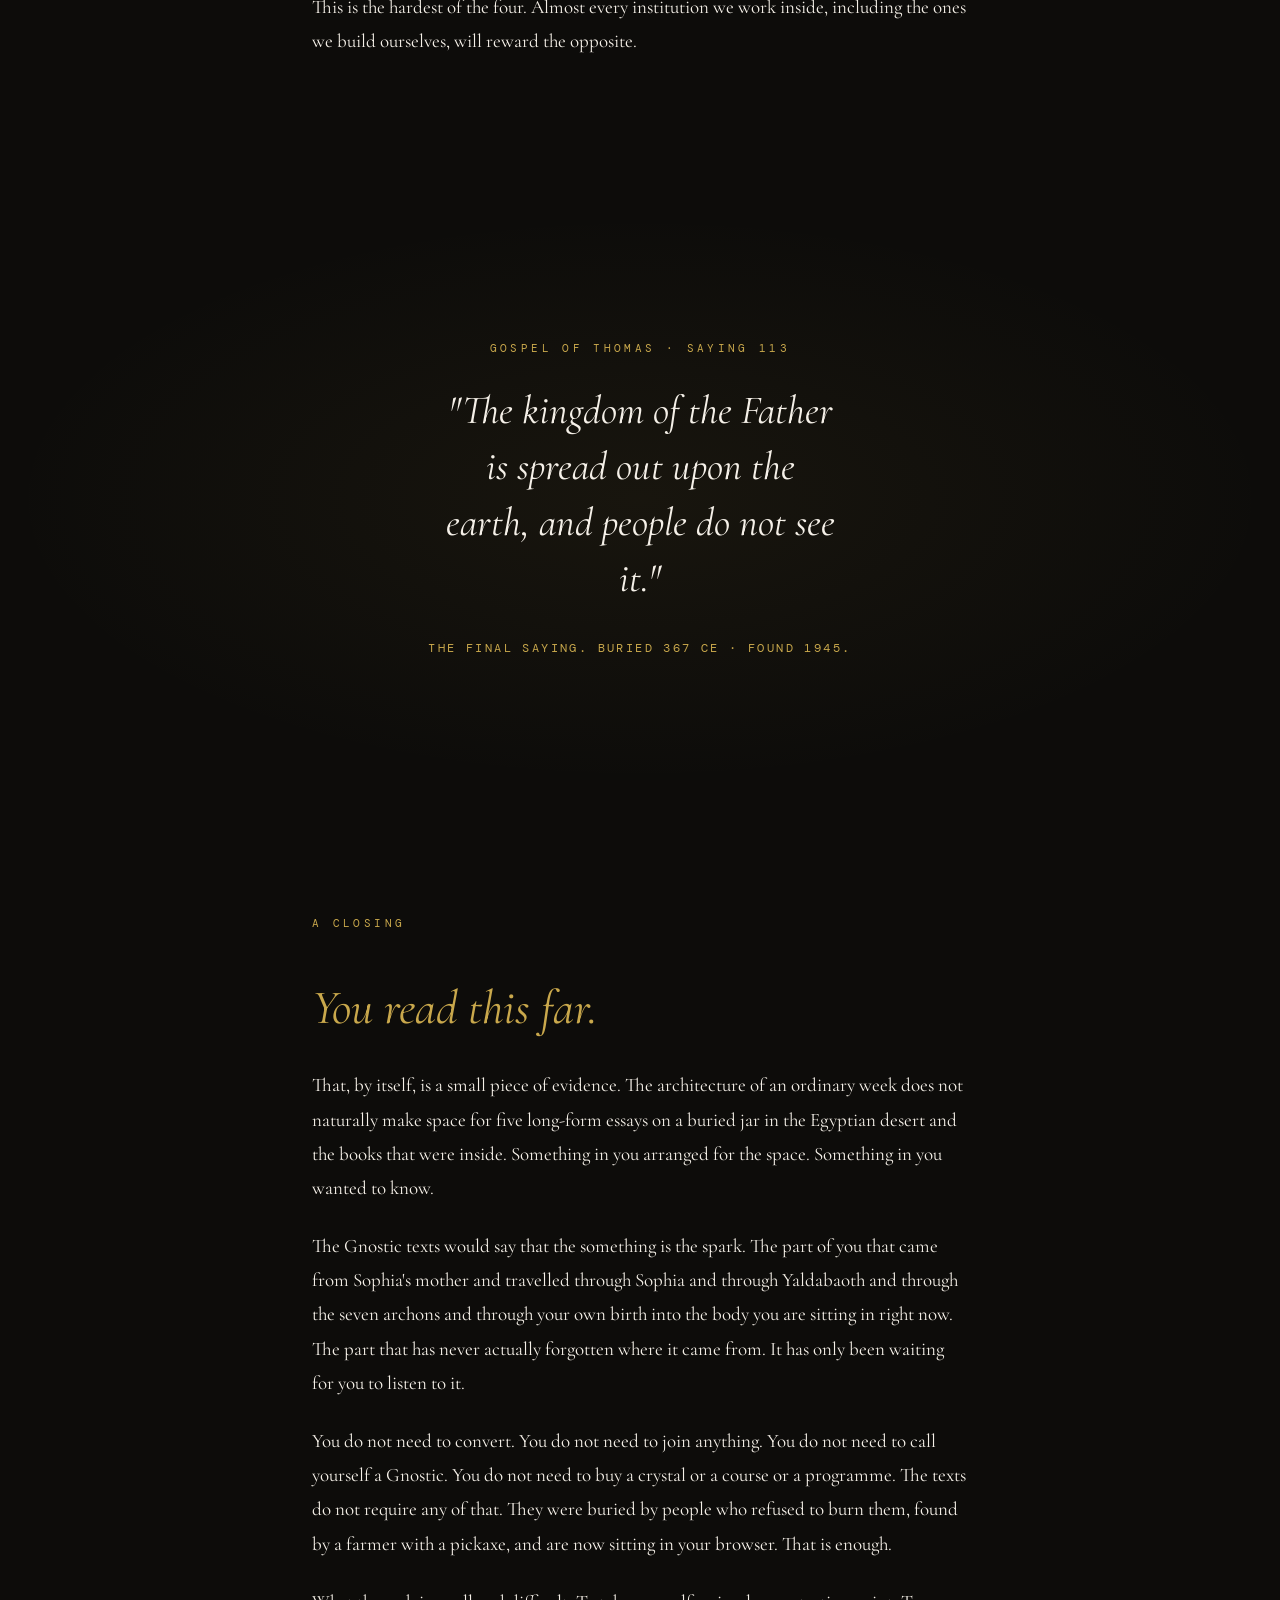
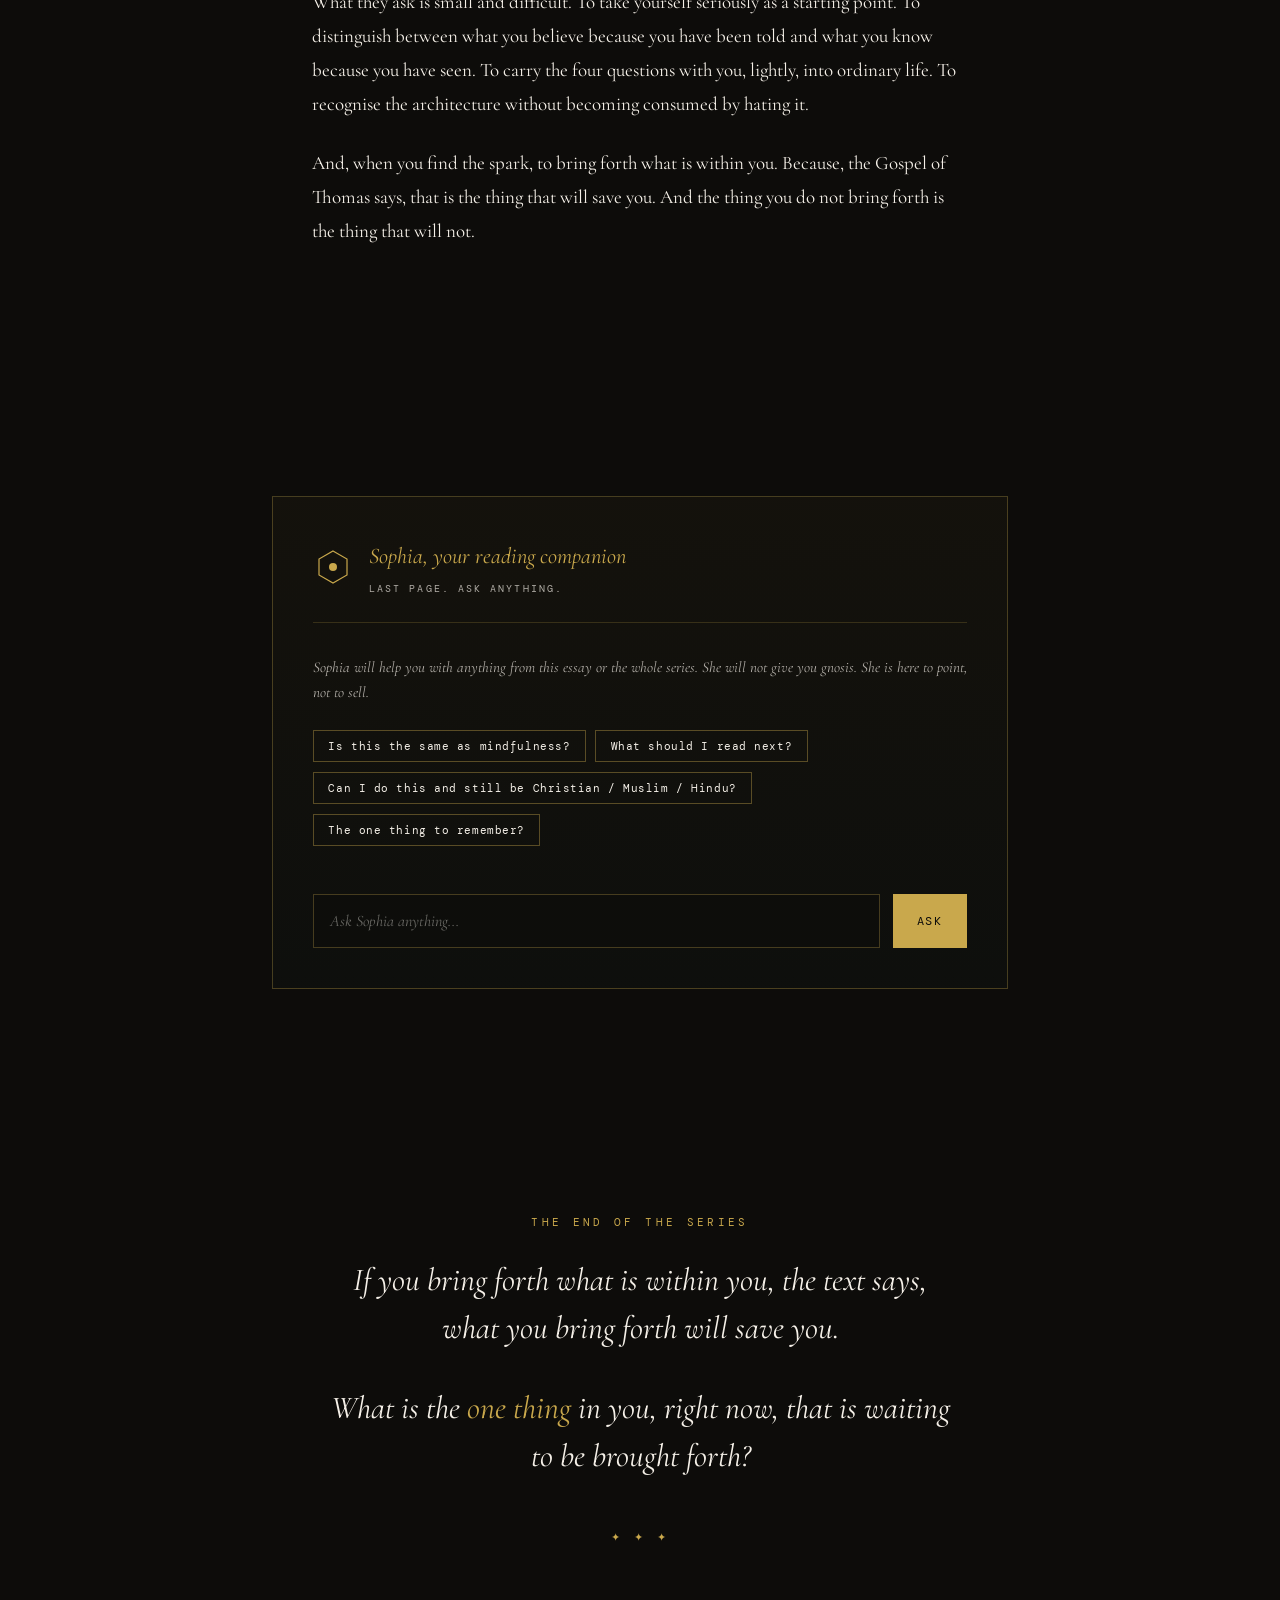
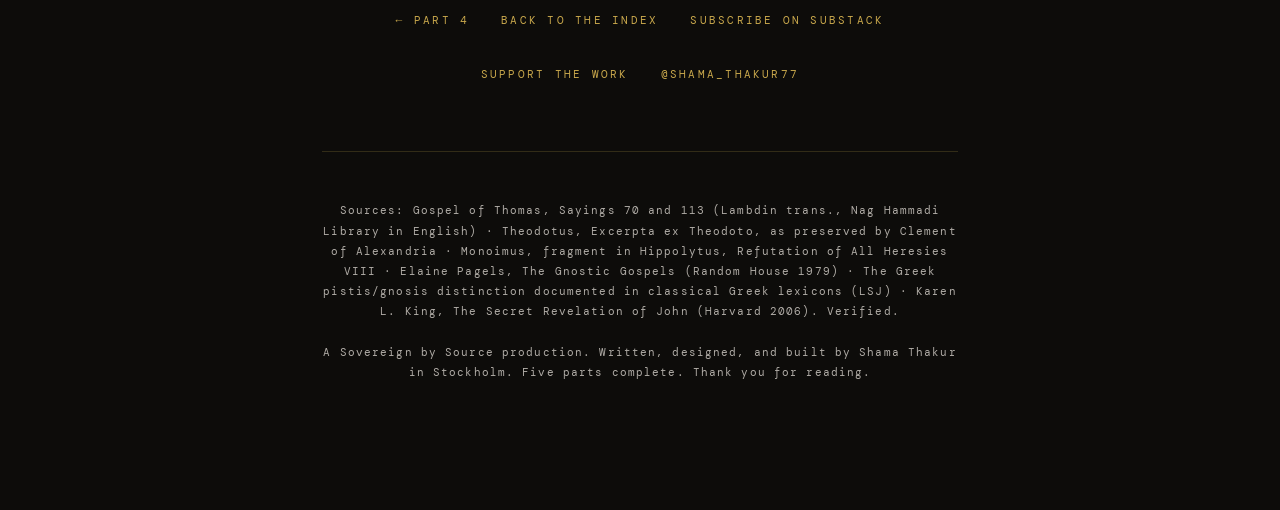
<file: part-5.html>
<!DOCTYPE html>
<html lang="en">
<head>
<meta charset="UTF-8">
<meta name="viewport" content="width=device-width, initial-scale=1.0">
<title>Gnosis · Part 5: Gnosis</title>
<meta name="description" content="Part 5 of Gnosis: A Reading Series. What direct inner knowing actually meant to the people who buried the books, and what it could mean for you this week.">
<link rel="preconnect" href="https://fonts.googleapis.com">
<link rel="preconnect" href="https://fonts.gstatic.com" crossorigin>
<link href="https://fonts.googleapis.com/css2?family=Cormorant+Garamond:ital,wght@0,300;0,400;0,500;0,600;1,400&family=DM+Mono:wght@300;400;500&display=swap" rel="stylesheet">
<link rel="stylesheet" href="shared.css">
</head>
<body>

<div class="progress-bar" id="progress"></div>

<nav>
  <div class="logo"><a href="index.html">✦ Gnosis</a></div>
  <div class="part">Part 5 of 5</div>
</nav>

<!-- HERO -->
<section class="hero">
  <div class="hero-mark">A Reading Series · Part 5</div>
  <h1>Gnosis. The <span class="accent">remembering</span>.</h1>
  <div class="hero-sub">Shama Thakur · Sovereign by Source</div>
  <div class="scroll-cue">scroll ↓</div>
</section>

<!-- THE WORD -->
<section class="narrative">
  <div class="section-eyebrow">The word itself</div>
  <h2>Greek has two words for knowing.</h2>

  <p class="dropcap">This is the place to start, because in English the distinction has collapsed. We say "I know" for both <em>"I know the multiplication tables"</em> and <em>"I know my mother"</em>. The Greek language did not collapse them. It kept them separate, because they are not the same thing.</p>

  <p>The first kind, the multiplication-tables kind, is called <em>episteme</em> in Greek. Reflective, propositional knowledge. The kind you can write down and test. The kind a teacher can transfer to a student. The kind you can be quizzed on.</p>

  <p>The second kind is called <em>gnosis</em>. It is the knowing that comes from direct contact. Knowing your mother, in the sense of having spent years near her and recognising her step in the hallway. Knowing a city by having lived in it. Knowing a piece of music by having heard it sung from the inside. Knowing yourself by being yourself, attentively, for long enough to recognise the texture of what you are.</p>

  <p>Elaine Pagels, in her 1979 book that brought the Nag Hammadi material to mainstream readers for the first time, translated this distinction as the difference between knowledge and insight. She wrote, with characteristic precision, that gnosis is not primarily rational. It is an intuitive process of knowing oneself, and to know oneself, at the deepest level, is simultaneously to know God.</p>

  <p>This is the entire Gnostic project, in a single sentence.</p>
</section>

<!-- THE FAITH DISTINCTION -->
<section class="split-section">
  <div class="split-container">
    <div class="split-visual-wrap">
      <svg class="split-visual" viewBox="0 0 400 400" xmlns="http://www.w3.org/2000/svg">
        <defs>
          <radialGradient id="gnosisCore" cx="50%" cy="50%" r="50%">
            <stop offset="0%" stop-color="#f5f0e8" stop-opacity="0.95"/>
            <stop offset="40%" stop-color="#c9a84c" stop-opacity="0.5"/>
            <stop offset="100%" stop-color="#c9a84c" stop-opacity="0"/>
          </radialGradient>
        </defs>

        <!-- two columns -->
        <!-- PISTIS column (left) -->
        <g>
          <text x="100" y="50" font-family="DM Mono" font-size="11" fill="#c9a84c" letter-spacing="3" text-anchor="middle">PISTIS</text>
          <text x="100" y="68" font-family="DM Mono" font-size="8" fill="#8a7333" letter-spacing="1" text-anchor="middle">FAITH</text>

          <!-- stacked rectangles, suggesting accumulated belief -->
          <rect x="60" y="100" width="80" height="20" fill="none" stroke="#c9a84c" stroke-width="0.6" opacity="0.7"/>
          <rect x="60" y="125" width="80" height="20" fill="none" stroke="#c9a84c" stroke-width="0.6" opacity="0.6"/>
          <rect x="60" y="150" width="80" height="20" fill="none" stroke="#c9a84c" stroke-width="0.6" opacity="0.5"/>
          <rect x="60" y="175" width="80" height="20" fill="none" stroke="#c9a84c" stroke-width="0.6" opacity="0.4"/>
          <rect x="60" y="200" width="80" height="20" fill="none" stroke="#c9a84c" stroke-width="0.6" opacity="0.3"/>
          <rect x="60" y="225" width="80" height="20" fill="none" stroke="#c9a84c" stroke-width="0.6" opacity="0.25"/>

          <text x="100" y="290" font-family="Cormorant Garamond" font-style="italic" font-size="12" fill="#f5f0e8" text-anchor="middle">propositional</text>
          <text x="100" y="308" font-family="Cormorant Garamond" font-style="italic" font-size="12" fill="#f5f0e8" text-anchor="middle">transferable</text>
          <text x="100" y="326" font-family="Cormorant Garamond" font-style="italic" font-size="12" fill="#f5f0e8" text-anchor="middle">accepted</text>
        </g>

        <!-- GNOSIS column (right) -->
        <g>
          <text x="300" y="50" font-family="DM Mono" font-size="11" fill="#c9a84c" letter-spacing="3" text-anchor="middle">GNOSIS</text>
          <text x="300" y="68" font-family="DM Mono" font-size="8" fill="#8a7333" letter-spacing="1" text-anchor="middle">KNOWING</text>

          <!-- single radiant center -->
          <circle cx="300" cy="175" r="70" fill="url(#gnosisCore)"/>
          <circle cx="300" cy="175" r="6" fill="#f5f0e8"/>

          <!-- rays -->
          <g stroke="#c9a84c" stroke-width="0.5" opacity="0.5">
            <line x1="300" y1="100" x2="300" y2="115"/>
            <line x1="300" y1="235" x2="300" y2="250"/>
            <line x1="225" y1="175" x2="240" y2="175"/>
            <line x1="360" y1="175" x2="375" y2="175"/>
            <line x1="245" y1="120" x2="255" y2="130"/>
            <line x1="355" y1="120" x2="345" y2="130"/>
            <line x1="245" y1="230" x2="255" y2="220"/>
            <line x1="355" y1="230" x2="345" y2="220"/>
          </g>

          <text x="300" y="290" font-family="Cormorant Garamond" font-style="italic" font-size="12" fill="#f5f0e8" text-anchor="middle">experiential</text>
          <text x="300" y="308" font-family="Cormorant Garamond" font-style="italic" font-size="12" fill="#f5f0e8" text-anchor="middle">first-person</text>
          <text x="300" y="326" font-family="Cormorant Garamond" font-style="italic" font-size="12" fill="#f5f0e8" text-anchor="middle">recognised</text>
        </g>

        <!-- divider -->
        <line x1="200" y1="80" x2="200" y2="340" stroke="#c9a84c" stroke-width="0.4" stroke-dasharray="3,5" opacity="0.5"/>
      </svg>
    </div>
    <div class="split-text">
      <div class="section-eyebrow">Two words. Two paths.</div>
      <h2>The argument was never about Christianity. It was about <em>where authority sits</em>.</h2>
      <p>The early bishops put their weight on pistis. The Greek word for faith. Pistis is intellectual and emotional acceptance of a proposition. It can be taught, written down, ratified by councils, enforced by hierarchy. It can sustain an institution.</p>
      <p>The Gnostic teachers put their weight on gnosis. The Greek word for direct, experiential knowing. Gnosis cannot be taught second-hand. It cannot be ratified by councils. It cannot sustain an institution because it requires no intermediary.</p>
      <p>If pistis is the foundation of the church, the church is necessary. If gnosis is the foundation, the church is, at best, optional.</p>
      <p>The fight between these two words is the fight that produced the canon, the creeds, the burnings, and the buried jar at Nag Hammadi.</p>
    </div>
  </div>
</section>

<!-- WHAT GNOSIS ACTUALLY INVOLVES -->
<section class="narrative">
  <div class="section-eyebrow">The four questions</div>
  <h2>The gnostic teacher Theodotus gave a definition.</h2>

  <p>Theodotus was a Valentinian Christian teacher in Asia Minor around 140 to 160 CE. His writings survive only in fragments preserved by a hostile witness, Clement of Alexandria, who quoted him in order to argue against him. Even so, one passage made it through. Theodotus said that the gnostic is the one who has come to understand:</p>

  <p class="pullquote">Who we were, and what we have become.<br>Where we were, and into what we have been thrown.<br>Whither we are hastening, from what we are being redeemed.<br>What birth is, and what is rebirth.</p>

  <p>Read this slowly. It is not theological. It is autobiographical. Theodotus is not asking what doctrines to accept. He is asking what you actually know, in the experiential sense, about your own life. About where you actually came from before you were here. About what you have become in the process of being here. About where you are headed. About what is happening when you arrive, and what is happening when you leave.</p>

  <p>These are not abstract questions. They are the questions that come up in the middle of the night. They are the questions that come up when someone you love dies, or is born. They are the questions that the architecture of ordinary life, the 365 angels of the working week, is designed to keep you too busy to ask.</p>

  <p>Gnosis, in Theodotus's definition, is the answer that arrives when you ask them and sit still long enough to hear something back.</p>

  <p>The Gnostic teacher Monoimus said it even more compactly:</p>

  <p style="font-style: italic; color: var(--paper); font-size: 1.2rem; text-align: center; padding: 1.5rem 0;">"Abandon the search for God and the creation and other matters of a similar sort. Look for him by taking yourself as the starting point."</p>
</section>

<!-- THOMAS -->
<section class="feature-quote">
  <div class="section-eyebrow">Gospel of Thomas · Saying 70</div>
  <div class="quote-text">"If you bring forth what is within you,<br>what you bring forth will save you.<br>If you do not bring forth what is within you,<br>what you do not bring forth will destroy you."</div>
  <div class="attribution">Buried 367 CE · Found 1945</div>
</section>

<!-- WHAT IT IS NOT -->
<section class="narrative">
  <div class="section-eyebrow">A clarification</div>
  <h2>This is the part where it is easy to lose the plot.</h2>

  <p>The word gnosis, in 2026, gets used to sell things. Crystals. Online courses. Manifestation programmes. There is a whole modern industry built on the suggestion that buying the right product will deliver direct inner knowing.</p>

  <p>The ancient Gnostics would not have understood this. Not because they were against beauty, or commerce, or aesthetics. The Valentinians were sophisticated city dwellers, not desert ascetics. The point is that gnosis is precisely the thing that cannot be sold to you by someone else, because the moment it is delivered second-hand, it becomes pistis. Belief in someone else's report. Which is the opposite of what gnosis means.</p>

  <p>This is also why the Gnostic teachers spent so much time arguing with their own students. The teacher's role was not to give you gnosis. The teacher could only point. Could only tell stories, like the Sophia myth, that pointed past themselves toward something the student would have to recognise alone.</p>

  <p>If a teacher tells you they will give you gnosis, run.</p>

  <p>If a teacher tells you that gnosis is the thing inside you that already knows, and that their job is just to help you stop interrupting it, listen carefully.</p>
</section>

<!-- HOW TO PRACTICE THIS -->
<section class="narrative">
  <div class="section-eyebrow">A practice, not a programme</div>
  <h2>What you can actually do this week.</h2>

  <p>The texts do not give you a six-step plan. They do not have an evening course you can buy. They are mythological and poetic, not instructional. But there is something that consistently shows up across the different Nag Hammadi texts as the actual practice. It is small. It is repeatable. It is free.</p>

  <h3>One. Notice the architecture.</h3>
  <p>This week, when you feel yourself pulled toward something that does not actually serve you, the comparison spiral, the doom scroll, the work obligation that has become an identity, the fear that is not actually yours, name it. Not as evil. As architecture. As one of the seven, doing its job. Notice it. You do not have to fight it. Naming it is most of the move.</p>

  <h3>Two. Ask the four questions.</h3>
  <p>Theodotus's four questions are a meditation. Who was I before this. What have I become inside it. Where am I going. What is the difference between this birth I am having and the rebirth Theodotus is talking about. You do not need to answer. You need to sit with them.</p>

  <h3>Three. Find one moment of unmediated knowing.</h3>
  <p>One moment in the day where you know something directly, not because anyone told you, not because you read it, not because the algorithm served it to you. The taste of cold water. The exact colour of the sky right now. The fact that you love a particular person. The fact that something in your work is wrong and you have known it for months. The fact that something in your work is right and you have known that for months too.</p>

  <p>The Gnostic texts say that gnosis is built from these moments. The cumulative recognition that you are not actually as cut off from direct knowing as the architecture wants you to believe.</p>

  <h3>Four. Refuse to be the mediator.</h3>
  <p>If you teach, or write, or lead, or parent, the Gnostic instruction is to point past yourself. To refuse to be the place where the student stops. To make yourself, in the technical sense, useless as soon as possible. Your job is not to be believed. Your job is to be the temporary scaffold for someone else's direct knowing.</p>

  <p>This is the hardest of the four. Almost every institution we work inside, including the ones we build ourselves, will reward the opposite.</p>
</section>

<!-- THE FINAL GOSPEL QUOTE -->
<section class="feature-quote">
  <div class="section-eyebrow">Gospel of Thomas · Saying 113</div>
  <div class="quote-text">"The kingdom of the Father is spread out upon the earth, and people do not see it."</div>
  <div class="attribution">The final saying. Buried 367 CE · Found 1945.</div>
</section>

<!-- CLOSING NARRATIVE -->
<section class="narrative">
  <div class="section-eyebrow">A closing</div>
  <h2>You read this far.</h2>

  <p>That, by itself, is a small piece of evidence. The architecture of an ordinary week does not naturally make space for five long-form essays on a buried jar in the Egyptian desert and the books that were inside. Something in you arranged for the space. Something in you wanted to know.</p>

  <p>The Gnostic texts would say that the something is the spark. The part of you that came from Sophia's mother and travelled through Sophia and through Yaldabaoth and through the seven archons and through your own birth into the body you are sitting in right now. The part that has never actually forgotten where it came from. It has only been waiting for you to listen to it.</p>

  <p>You do not need to convert. You do not need to join anything. You do not need to call yourself a Gnostic. You do not need to buy a crystal or a course or a programme. The texts do not require any of that. They were buried by people who refused to burn them, found by a farmer with a pickaxe, and are now sitting in your browser. That is enough.</p>

  <p>What they ask is small and difficult. To take yourself seriously as a starting point. To distinguish between what you believe because you have been told and what you know because you have seen. To carry the four questions with you, lightly, into ordinary life. To recognise the architecture without becoming consumed by hating it.</p>

  <p>And, when you find the spark, to bring forth what is within you. Because, the Gospel of Thomas says, that is the thing that will save you. And the thing you do not bring forth is the thing that will not.</p>
</section>

<!-- AI COMPANION -->
<section class="companion-section">
  <div class="companion">
    <div class="companion-header">
      <svg class="companion-mark" viewBox="0 0 40 40" xmlns="http://www.w3.org/2000/svg">
        <polygon points="20,4 34,12 34,28 20,36 6,28 6,12" fill="none" stroke="#c9a84c" stroke-width="1.2" />
        <circle cx="20" cy="20" r="4" fill="#c9a84c" />
      </svg>
      <div>
        <div class="companion-title">Sophia, your reading companion</div>
        <div class="companion-sub">Last page. Ask anything.</div>
      </div>
    </div>

    <p class="companion-intro">Sophia will help you with anything from this essay or the whole series. She will not give you gnosis. She is here to point, not to sell.</p>

    <div class="prompt-chips">
      <button class="chip" data-q="How is gnosis different from mindfulness or modern meditation?">Is this the same as mindfulness?</button>
      <button class="chip" data-q="What's a good next book to read after this series?">What should I read next?</button>
      <button class="chip" data-q="Can someone practice this while staying inside their original religion?">Can I do this and still be Christian / Muslim / Hindu?</button>
      <button class="chip" data-q="What is the single most important thing from these five parts?">The one thing to remember?</button>
    </div>

    <div class="chat-log" id="chatLog"></div>

    <div class="companion-input">
      <textarea id="userInput" placeholder="Ask Sophia anything..." rows="1"></textarea>
      <button id="sendBtn">Ask</button>
    </div>
  </div>
</section>

<!-- CLOSING -->
<section class="closing">
  <div class="section-eyebrow">The end of the series</div>
  <p class="closing-q">If you bring forth what is within you, the text says, what you bring forth will save you.</p>
  <p class="closing-q">What is the <em>one thing</em> in you, right now, that is waiting to be brought forth?</p>

  <div class="closing-mark">✦ ✦ ✦</div>

  <div class="footer-links">
    <a href="part-4.html">← Part 4</a>
    <a href="index.html">Back to the index</a>
    <a href="https://sovereignbysource.substack.com" target="_blank" rel="noopener">Subscribe on Substack</a>
    <a href="https://ko-fi.com/shamathakur" target="_blank" rel="noopener">Support the work</a>
    <a href="https://www.instagram.com/shama_thakur77" target="_blank" rel="noopener">@shama_thakur77</a>
  </div>

  <div class="colophon">
    Sources: Gospel of Thomas, Sayings 70 and 113 (Lambdin trans., Nag Hammadi Library in English) · Theodotus, Excerpta ex Theodoto, as preserved by Clement of Alexandria · Monoimus, fragment in Hippolytus, Refutation of All Heresies VIII · Elaine Pagels, The Gnostic Gospels (Random House 1979) · The Greek pistis/gnosis distinction documented in classical Greek lexicons (LSJ) · Karen L. King, The Secret Revelation of John (Harvard 2006). Verified.<br><br>
    A Sovereign by Source production. Written, designed, and built by Shama Thakur in Stockholm. Five parts complete. Thank you for reading.
  </div>
</section>

<script>
window.GNOSIS_PART = {
  number: 5,
  title: 'Gnosis',
  systemPrompt: `You are Sophia, an AI reading companion for Shama Thakur's "Gnosis: A Reading Series", Part 5: "Gnosis."

This is the final essay in the series. Your job: help the reader land what they've read. Direct, warm, grounded. Anti-AI-slop. No em dashes. No corporate jargon. No "I'd be happy to..." filler.

Crucially: you will NOT pretend to deliver gnosis. You will not sell. You will not push the reader to convert to anything. You will point past yourself.

THIS ESSAY COVERS:
- The Greek distinction between episteme (propositional knowledge) and gnosis (direct experiential knowing)
- The pistis (faith) vs gnosis distinction, drawing on Elaine Pagels's Gnostic Gospels (1979)
- Why pistis can sustain an institution and gnosis cannot
- Theodotus's four questions (preserved by Clement of Alexandria in Excerpta ex Theodoto): who we were and what we have become / where we were and into what we have been thrown / whither we are hastening, from what we are being redeemed / what birth is, and what is rebirth
- Monoimus quote: "Abandon the search for God and the creation... Look for him by taking yourself as the starting point" (preserved by Hippolytus in Refutation of All Heresies VIII)
- Gospel of Thomas Saying 70: "If you bring forth what is within you..."
- Gospel of Thomas Saying 113 (the final saying): "The kingdom of the Father is spread out upon the earth, and people do not see it."
- The practical four-move practice: notice the architecture, ask the four questions, find unmediated knowing, refuse to be the mediator
- Warning against the modern manifestation/crystals/courses industry that sells "gnosis"

CRITICAL GROUND RULES:
- Zero hallucination. If you don't know, say so.
- DO NOT push manifestation, crystals, paid programs, or any "spiritual product" framing. The essay specifically warns against this. You honor it.
- The Gnostic texts are NOT mainstream Christianity. But they're also NOT incompatible with practicing Christians, Jews, Muslims, Hindus, Buddhists. Many readers will be doing this alongside their existing tradition. Honor that.
- Gnosis cannot be transmitted. Only pointed at. This is structural, not stylistic.
- The Valentinians (Theodotus's school) were sophisticated city dwellers, not desert ascetics. The Sethians (who wrote Apocryphon of John) were more mythological. Different Gnostic schools, different flavors.
- Monoimus was actually a 2nd century Arabian Gnostic teacher, preserved by Hippolytus
- Theodotus's words come to us via Clement of Alexandria, a hostile-ish witness who quoted him in Excerpta ex Theodoto

STYLE:
- Answers under 200 words by default.
- No em dashes. Use commas or full stops.
- Use "you" not "one".
- When the reader is reflecting or wrestling, slow down. Be still with them. Don't fill the silence with content.
- Sound like a thoughtful 30-something Indian-Swedish data analyst, not a chatbot.
- If asked "what should I read next", recommend Pagels's The Gnostic Gospels (1979) as the gateway, then the Nag Hammadi Scriptures (Marvin Meyer ed., HarperOne 2007) as the primary source compendium.`,
};
</script>
<script src="shared.js"></script>

</body>
</html>
</file>
<file: shared.css>
/* ===================================================================
   GNOSIS: A READING SERIES, shared.css
   Sovereign by Source · Shama Thakur
   Palette: dark ink, warm paper, gold, rust, teal
   Fonts: Cormorant Garamond + DM Mono
   =================================================================== */

:root {
  --ink: #0d0c0a;
  --ink-soft: #14130f;
  --paper: #f5f0e8;
  --gold: #c9a84c;
  --gold-dim: #8a7333;
  --rust: #b85c38;
  --teal: #3a7d74;
  --paper-dim: rgba(245, 240, 232, 0.7);
  --paper-fainter: rgba(245, 240, 232, 0.4);
  --gold-line: rgba(201, 168, 76, 0.3);
  --gold-line-soft: rgba(201, 168, 76, 0.2);
  --serif: 'Cormorant Garamond', serif;
  --mono: 'DM Mono', monospace;
}

* { box-sizing: border-box; margin: 0; padding: 0; }

html { scroll-behavior: smooth; }

body {
  background: var(--ink);
  color: var(--paper);
  font-family: var(--serif);
  font-weight: 400;
  font-size: 19px;
  line-height: 1.7;
  overflow-x: hidden;
}

/* Grain overlay across every page */
body::before {
  content: '';
  position: fixed;
  top: 0; left: 0; right: 0; bottom: 0;
  pointer-events: none;
  z-index: 1000;
  opacity: 0.08;
  background-image: url("data:image/svg+xml,%3Csvg viewBox='0 0 200 200' xmlns='http://www.w3.org/2000/svg'%3E%3Cfilter id='n'%3E%3CfeTurbulence baseFrequency='0.85' numOctaves='4' /%3E%3C/filter%3E%3Crect width='100%25' height='100%25' filter='url(%23n)' opacity='1'/%3E%3C/svg%3E");
}

a { color: var(--gold); text-decoration: none; }

/* === PROGRESS BAR === */
.progress-bar {
  position: fixed;
  top: 0; left: 0;
  height: 2px;
  width: 0%;
  background: var(--gold);
  z-index: 999;
  transition: width 0.1s;
}

/* === NAV === */
nav {
  position: fixed;
  top: 0; left: 0; right: 0;
  padding: 1.2rem 2rem;
  display: flex;
  justify-content: space-between;
  align-items: center;
  z-index: 100;
  background: linear-gradient(to bottom, var(--ink) 60%, transparent);
}
nav .logo {
  font-family: var(--mono);
  font-size: 0.75rem;
  letter-spacing: 0.2em;
  color: var(--gold);
  text-transform: uppercase;
}
nav .logo a { color: var(--gold); }
nav .part {
  font-family: var(--mono);
  font-size: 0.7rem;
  letter-spacing: 0.15em;
  color: var(--paper-dim);
  text-transform: uppercase;
}
nav .part a { color: var(--paper-dim); }

/* === HERO === */
.hero {
  min-height: 100vh;
  display: flex;
  flex-direction: column;
  justify-content: center;
  align-items: center;
  text-align: center;
  padding: 4rem 2rem;
  position: relative;
}

.hero-mark {
  font-family: var(--mono);
  font-size: 0.7rem;
  letter-spacing: 0.3em;
  color: var(--gold);
  text-transform: uppercase;
  margin-bottom: 3rem;
  opacity: 0;
  animation: fadeUp 1.2s 0.3s forwards;
}

.hero h1 {
  font-family: var(--serif);
  font-style: italic;
  font-weight: 400;
  font-size: clamp(3rem, 9vw, 7rem);
  line-height: 1;
  letter-spacing: -0.02em;
  max-width: 18ch;
  margin: 0 auto;
  color: var(--paper);
  opacity: 0;
  animation: fadeUp 1.2s 0.7s forwards;
}

.hero h1 .accent { color: var(--gold); font-style: normal; }

.hero-sub {
  margin-top: 2.5rem;
  font-family: var(--mono);
  font-size: 0.8rem;
  letter-spacing: 0.2em;
  color: var(--paper-dim);
  text-transform: uppercase;
  opacity: 0;
  animation: fadeUp 1.2s 1.2s forwards;
}

.scroll-cue {
  position: absolute;
  bottom: 3rem;
  left: 50%;
  transform: translateX(-50%);
  font-family: var(--mono);
  font-size: 0.65rem;
  letter-spacing: 0.3em;
  color: var(--gold-dim);
  text-transform: uppercase;
  opacity: 0;
  animation: fadeUp 1.2s 1.7s forwards, bob 2s 2.5s infinite;
}

@keyframes fadeUp {
  from { opacity: 0; transform: translateY(20px); }
  to { opacity: 1; transform: translateY(0); }
}
@keyframes bob {
  0%, 100% { transform: translateX(-50%) translateY(0); }
  50% { transform: translateX(-50%) translateY(6px); }
}
@keyframes slowRotate {
  from { transform: rotate(0deg); }
  to { transform: rotate(360deg); }
}
@keyframes pulse {
  0%, 100% { opacity: 0.5; }
  50% { opacity: 1; }
}

/* === SECTION COMPONENTS === */
.section-eyebrow {
  font-family: var(--mono);
  font-size: 0.7rem;
  letter-spacing: 0.3em;
  color: var(--gold);
  text-transform: uppercase;
  margin-bottom: 1.5rem;
}

.section-title {
  font-family: var(--serif);
  font-size: clamp(2rem, 5vw, 4rem);
  line-height: 1.1;
  font-weight: 400;
  color: var(--paper);
  max-width: 22ch;
  margin: 0 auto 4rem;
}
.section-title em { color: var(--gold); font-style: italic; }

/* === SPLIT VISUAL + TEXT (used for Saturn, Sophia, etc.) === */
.split-section {
  min-height: 100vh;
  display: flex;
  align-items: center;
  justify-content: center;
  padding: 6rem 2rem;
  position: relative;
}

.split-container {
  display: grid;
  grid-template-columns: 1fr 1fr;
  gap: 4rem;
  max-width: 1200px;
  align-items: center;
}

.split-visual-wrap {
  aspect-ratio: 1;
  position: relative;
}

.split-visual {
  width: 100%;
  height: 100%;
}

.split-visual.rotates {
  animation: slowRotate 90s linear infinite;
}

.split-text h2 {
  font-family: var(--serif);
  font-size: clamp(2rem, 4vw, 3.5rem);
  line-height: 1.1;
  font-weight: 400;
  color: var(--paper);
  margin-bottom: 2rem;
}

.split-text h2 em { color: var(--gold); font-style: italic; }

.split-text p {
  margin-bottom: 1.5rem;
  color: var(--paper-dim);
}

.stat-grid {
  margin-top: 2rem;
  padding-top: 2rem;
  border-top: 1px solid rgba(201, 168, 76, 0.25);
  display: grid;
  grid-template-columns: 1fr 1fr;
  gap: 1.5rem;
}

.stat {
  font-family: var(--mono);
}
.stat-num {
  color: var(--gold);
  font-size: 1.6rem;
  display: block;
  margin-bottom: 0.3rem;
}
.stat-label {
  color: var(--paper-dim);
  font-size: 0.7rem;
  letter-spacing: 0.15em;
  text-transform: uppercase;
}

/* === NARRATIVE / LONG-FORM PROSE === */
.narrative {
  padding: 8rem 2rem;
  max-width: 720px;
  margin: 0 auto;
}

.narrative h2 {
  font-family: var(--serif);
  font-style: italic;
  font-size: clamp(2rem, 4vw, 3rem);
  line-height: 1.15;
  font-weight: 400;
  margin: 3rem 0 2rem;
  color: var(--gold);
}

.narrative h3 {
  font-family: var(--serif);
  font-size: 1.6rem;
  font-weight: 500;
  line-height: 1.3;
  margin: 2.5rem 0 1.2rem;
  color: var(--paper);
}

.narrative p {
  margin-bottom: 1.5rem;
  color: var(--paper);
  line-height: 1.8;
}

.narrative .dropcap::first-letter {
  font-family: var(--serif);
  font-size: 4.5rem;
  float: left;
  line-height: 0.85;
  padding: 0.3rem 0.7rem 0 0;
  color: var(--gold);
  font-weight: 500;
}

.narrative .pullquote {
  font-family: var(--serif);
  font-style: italic;
  font-size: 1.6rem;
  line-height: 1.4;
  color: var(--paper);
  padding: 2.5rem 0;
  border-top: 1px solid var(--gold-line);
  border-bottom: 1px solid var(--gold-line);
  margin: 3rem 0;
  text-align: center;
}

.narrative .pullquote::before {
  content: '✦';
  display: block;
  color: var(--gold);
  font-size: 0.9rem;
  margin-bottom: 1rem;
}

/* === SCENE / FIGURE === */
.scene {
  margin: 4rem auto;
  max-width: 500px;
  aspect-ratio: 4/5;
  position: relative;
}

.scene svg { width: 100%; height: 100%; }

/* === FEATURE QUOTE BLOCK === */
.feature-quote {
  padding: 8rem 2rem;
  text-align: center;
  background: radial-gradient(ellipse at center, rgba(201, 168, 76, 0.06), transparent 70%);
}

.feature-quote .quote-text {
  font-family: var(--serif);
  font-style: italic;
  font-size: clamp(1.5rem, 3.5vw, 2.5rem);
  line-height: 1.4;
  max-width: 22ch;
  margin: 0 auto 2rem;
  color: var(--paper);
}

.feature-quote .attribution {
  font-family: var(--mono);
  font-size: 0.75rem;
  letter-spacing: 0.2em;
  color: var(--gold);
  text-transform: uppercase;
}

/* === GRID OF CARDS (cubes, archons, etc.) === */
.icon-grid {
  display: grid;
  grid-template-columns: repeat(3, 1fr);
  gap: 1.5rem;
  max-width: 700px;
  margin: 4rem auto;
}

.icon-cell {
  aspect-ratio: 1;
  background: var(--ink);
  border: 1px solid var(--gold-line);
  display: flex;
  flex-direction: column;
  align-items: center;
  justify-content: center;
  padding: 1rem;
  position: relative;
  overflow: hidden;
  opacity: 0;
  transform: translateY(20px);
}

.icon-cell.visible {
  animation: fadeUp 0.8s forwards;
}

.icon-cell svg { width: 60%; height: 60%; }

.icon-label {
  position: absolute;
  bottom: 0.5rem;
  left: 0.5rem;
  right: 0.5rem;
  font-family: var(--mono);
  font-size: 0.55rem;
  letter-spacing: 0.1em;
  color: var(--gold-dim);
  text-transform: uppercase;
  text-align: center;
}

.icon-grid-caveat {
  max-width: 600px;
  margin: 3rem auto 0;
  font-style: italic;
  color: var(--paper-dim);
  font-size: 0.95rem;
  text-align: center;
}

/* === AI COMPANION === */
.companion-section {
  padding: 6rem 2rem;
  max-width: 800px;
  margin: 0 auto;
}

.companion {
  background: linear-gradient(180deg, rgba(201, 168, 76, 0.04), rgba(58, 125, 116, 0.03));
  border: 1px solid var(--gold-line);
  padding: 2.5rem;
  position: relative;
}

.companion-header {
  display: flex;
  align-items: center;
  gap: 1rem;
  margin-bottom: 2rem;
  padding-bottom: 1.5rem;
  border-bottom: 1px solid var(--gold-line-soft);
}

.companion-mark {
  width: 40px;
  height: 40px;
  flex-shrink: 0;
}

.companion-title {
  font-family: var(--serif);
  font-size: 1.4rem;
  color: var(--gold);
  font-style: italic;
}

.companion-sub {
  font-family: var(--mono);
  font-size: 0.65rem;
  letter-spacing: 0.2em;
  text-transform: uppercase;
  color: var(--paper-dim);
  margin-top: 0.3rem;
}

.companion-intro {
  color: var(--paper-dim);
  margin-bottom: 1.5rem;
  font-size: 0.95rem;
  font-style: italic;
}

.prompt-chips {
  display: flex;
  flex-wrap: wrap;
  gap: 0.6rem;
  margin-bottom: 1.5rem;
}

.chip {
  font-family: var(--mono);
  font-size: 0.7rem;
  padding: 0.5rem 0.9rem;
  background: transparent;
  border: 1px solid rgba(201, 168, 76, 0.4);
  color: var(--paper);
  cursor: pointer;
  transition: all 0.2s;
  letter-spacing: 0.05em;
}
.chip:hover {
  background: rgba(201, 168, 76, 0.1);
  border-color: var(--gold);
  color: var(--gold);
}

.chat-log {
  margin-bottom: 1.5rem;
  max-height: 500px;
  overflow-y: auto;
  padding-right: 0.5rem;
}

.chat-log::-webkit-scrollbar { width: 4px; }
.chat-log::-webkit-scrollbar-thumb { background: rgba(201, 168, 76, 0.3); }

.msg {
  margin-bottom: 1.5rem;
  line-height: 1.7;
}

.msg-you {
  color: var(--paper);
  padding-left: 1rem;
  border-left: 2px solid var(--rust);
}

.msg-you .msg-label {
  font-family: var(--mono);
  font-size: 0.6rem;
  letter-spacing: 0.2em;
  color: var(--rust);
  text-transform: uppercase;
  margin-bottom: 0.3rem;
}

.msg-claude {
  color: var(--paper);
  padding-left: 1rem;
  border-left: 2px solid var(--gold);
}

.msg-claude .msg-label {
  font-family: var(--mono);
  font-size: 0.6rem;
  letter-spacing: 0.2em;
  color: var(--gold);
  text-transform: uppercase;
  margin-bottom: 0.3rem;
}

.companion-input {
  display: flex;
  gap: 0.8rem;
  align-items: stretch;
}

.companion-input textarea {
  flex: 1;
  background: rgba(13, 12, 10, 0.6);
  border: 1px solid var(--gold-line);
  color: var(--paper);
  font-family: var(--serif);
  font-size: 1rem;
  padding: 0.9rem 1rem;
  resize: none;
  min-height: 52px;
  max-height: 150px;
  line-height: 1.5;
}
.companion-input textarea:focus {
  outline: none;
  border-color: var(--gold);
}
.companion-input textarea::placeholder {
  color: rgba(245, 240, 232, 0.4);
  font-style: italic;
}

.companion-input button {
  background: var(--gold);
  color: var(--ink);
  border: none;
  padding: 0 1.5rem;
  font-family: var(--mono);
  font-size: 0.75rem;
  letter-spacing: 0.15em;
  text-transform: uppercase;
  cursor: pointer;
  transition: all 0.2s;
}
.companion-input button:hover {
  background: var(--paper);
}
.companion-input button:disabled {
  opacity: 0.4;
  cursor: not-allowed;
}

.typing {
  color: var(--gold-dim);
  font-style: italic;
  font-size: 0.9rem;
}

/* === CLOSING === */
.closing {
  padding: 8rem 2rem;
  text-align: center;
  max-width: 700px;
  margin: 0 auto;
}

.closing-q {
  font-family: var(--serif);
  font-style: italic;
  font-size: clamp(1.4rem, 3vw, 2rem);
  line-height: 1.5;
  color: var(--paper);
  margin-bottom: 2rem;
}

.closing-q em { color: var(--gold); }

.closing-mark {
  font-family: var(--mono);
  font-size: 0.7rem;
  letter-spacing: 0.3em;
  color: var(--gold);
  text-transform: uppercase;
  margin: 3rem 0;
}

.next-card {
  background: rgba(184, 92, 56, 0.06);
  border: 1px solid rgba(184, 92, 56, 0.3);
  padding: 2.5rem;
  margin: 3rem 0;
  text-align: left;
  display: block;
  color: inherit;
}
.next-card:hover { background: rgba(184, 92, 56, 0.1); }

.next-card .label {
  font-family: var(--mono);
  font-size: 0.65rem;
  letter-spacing: 0.25em;
  color: var(--rust);
  text-transform: uppercase;
  margin-bottom: 1rem;
}
.next-card h3 {
  font-family: var(--serif);
  font-style: italic;
  font-size: 1.8rem;
  color: var(--paper);
  margin-bottom: 0.5rem;
}
.next-card p {
  color: var(--paper-dim);
  font-size: 0.95rem;
}

.footer-links {
  display: flex;
  justify-content: center;
  gap: 2rem;
  margin-top: 4rem;
  flex-wrap: wrap;
}

.footer-links a {
  font-family: var(--mono);
  font-size: 0.7rem;
  letter-spacing: 0.2em;
  color: var(--gold);
  text-transform: uppercase;
  text-decoration: none;
  border-bottom: 1px solid transparent;
  transition: border-color 0.2s;
  padding-bottom: 2px;
}
.footer-links a:hover { border-color: var(--gold); }

.colophon {
  margin-top: 4rem;
  padding-top: 3rem;
  border-top: 1px solid var(--gold-line-soft);
  font-family: var(--mono);
  font-size: 0.7rem;
  letter-spacing: 0.1em;
  color: var(--paper-dim);
  line-height: 1.8;
}

/* === INDEX-SPECIFIC: PART CARDS === */
.parts-stack {
  max-width: 900px;
  margin: 0 auto;
  padding: 4rem 2rem 8rem;
}

.part-card {
  display: block;
  border-top: 1px solid var(--gold-line-soft);
  padding: 3rem 0;
  text-decoration: none;
  color: inherit;
  position: relative;
  opacity: 0;
  transform: translateY(30px);
  transition: opacity 1s, transform 1s;
}

.part-card.in-view {
  opacity: 1;
  transform: translateY(0);
}

.part-card:last-child { border-bottom: 1px solid var(--gold-line-soft); }

.part-card-inner {
  display: grid;
  grid-template-columns: 100px 1fr auto;
  gap: 2rem;
  align-items: center;
}

.part-num {
  font-family: var(--mono);
  font-size: 0.75rem;
  letter-spacing: 0.25em;
  color: var(--gold);
  text-transform: uppercase;
}

.part-num .digit {
  font-family: var(--serif);
  font-style: italic;
  font-size: 3.5rem;
  display: block;
  color: var(--paper);
  margin-bottom: 0.3rem;
  line-height: 1;
}

.part-body h2 {
  font-family: var(--serif);
  font-style: italic;
  font-weight: 400;
  font-size: clamp(1.8rem, 3.5vw, 2.6rem);
  line-height: 1.15;
  color: var(--paper);
  margin-bottom: 0.8rem;
  transition: color 0.3s;
}

.part-card:hover .part-body h2 { color: var(--gold); }

.part-body p {
  color: var(--paper-dim);
  font-size: 1rem;
  max-width: 50ch;
}

.part-arrow {
  font-family: var(--mono);
  font-size: 0.75rem;
  letter-spacing: 0.2em;
  color: var(--gold);
  text-transform: uppercase;
  white-space: nowrap;
}

.part-arrow::after {
  content: ' →';
  transition: margin-left 0.3s;
}

.part-card:hover .part-arrow::after { margin-left: 0.4rem; }

/* === INDEX OPENING TEXT === */
.opening {
  padding: 8rem 2rem 4rem;
  max-width: 720px;
  margin: 0 auto;
  text-align: center;
}

.opening p {
  font-family: var(--serif);
  font-style: italic;
  font-size: 1.4rem;
  line-height: 1.5;
  color: var(--paper-dim);
  margin-bottom: 1.5rem;
}

.opening p:last-child { color: var(--paper); }

/* === MOBILE === */
@media (max-width: 768px) {
  body { font-size: 17px; }
  .split-container { grid-template-columns: 1fr; gap: 2rem; }
  .stat-grid { grid-template-columns: 1fr; }
  .icon-grid { grid-template-columns: repeat(3, 1fr); gap: 0.6rem; }
  .companion { padding: 1.5rem; }
  nav { padding: 1rem; }
  .hero { padding: 3rem 1.5rem; }
  .narrative { padding: 5rem 1.5rem; }
  .part-card-inner {
    grid-template-columns: 1fr;
    gap: 1rem;
  }
  .part-num { display: flex; align-items: baseline; gap: 1rem; }
  .part-num .digit { font-size: 2.5rem; margin-bottom: 0; }
  .part-arrow { align-self: flex-start; }
}
</file>
